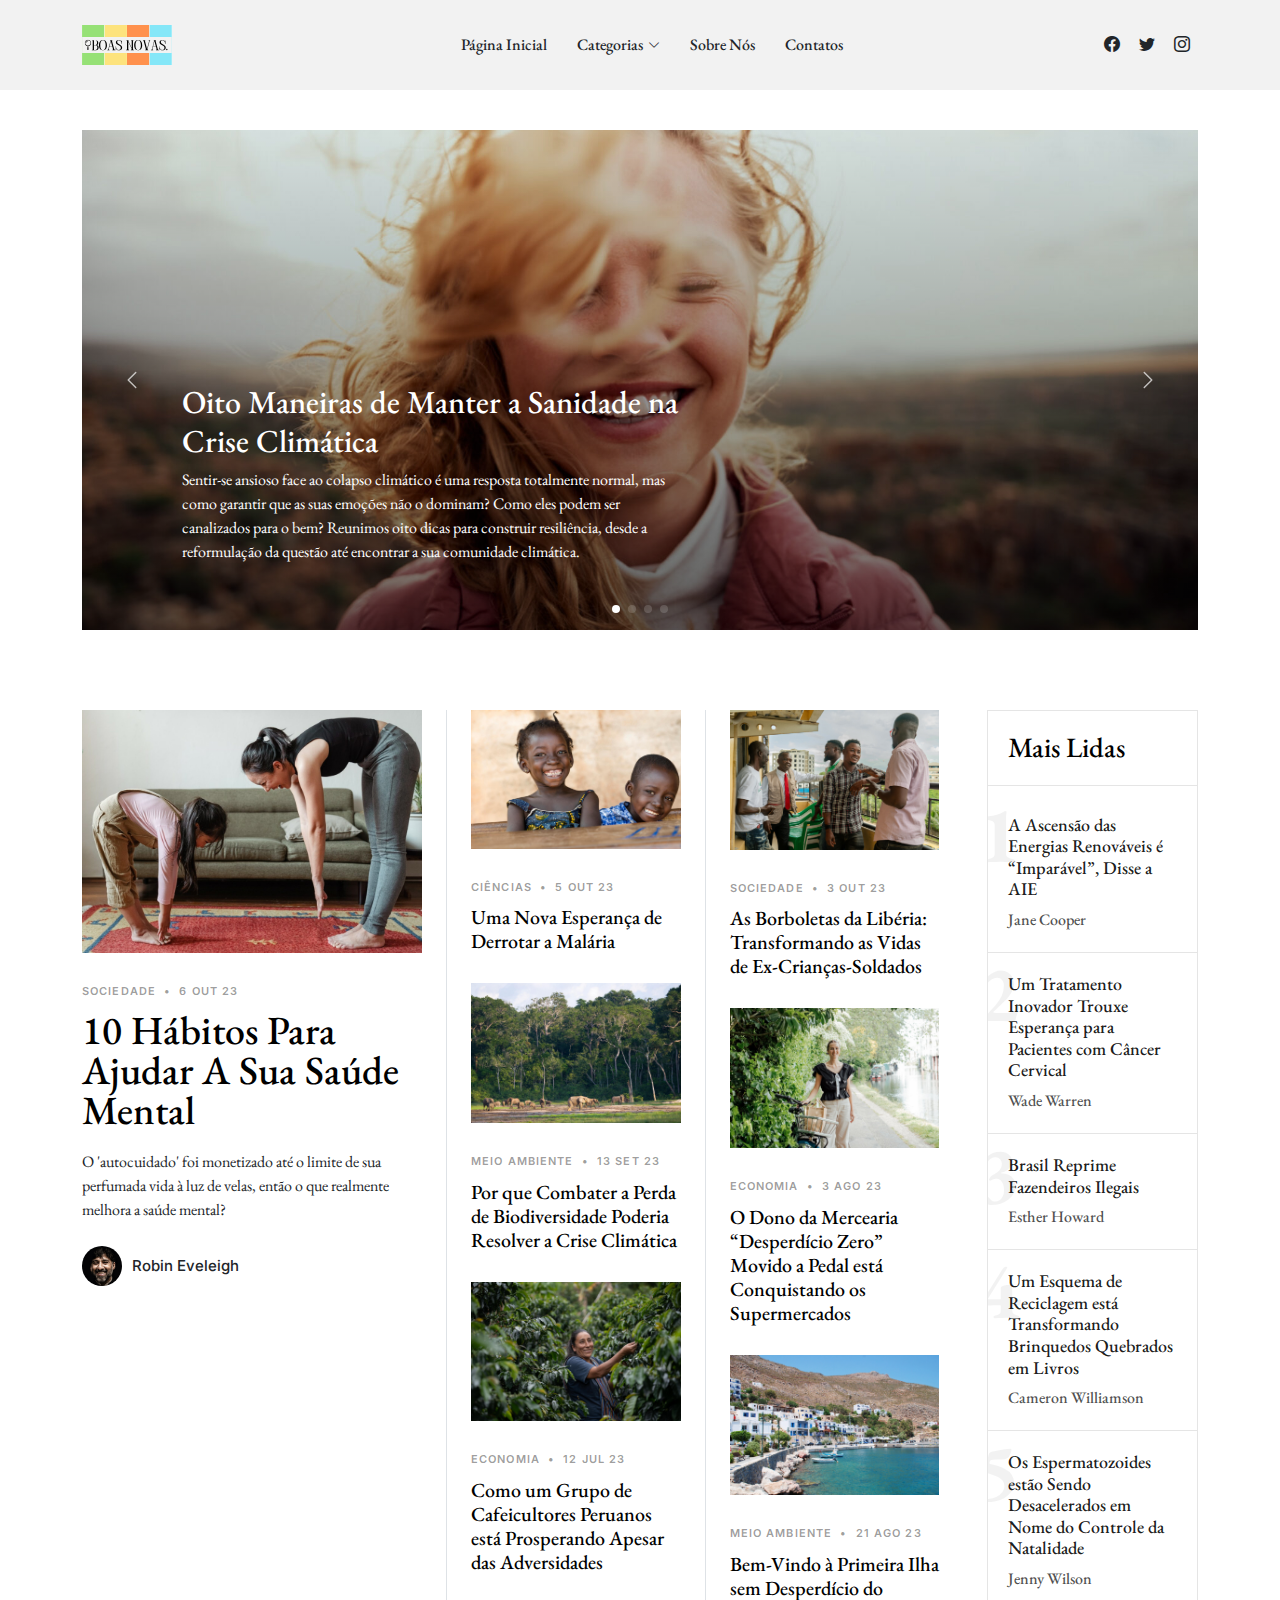
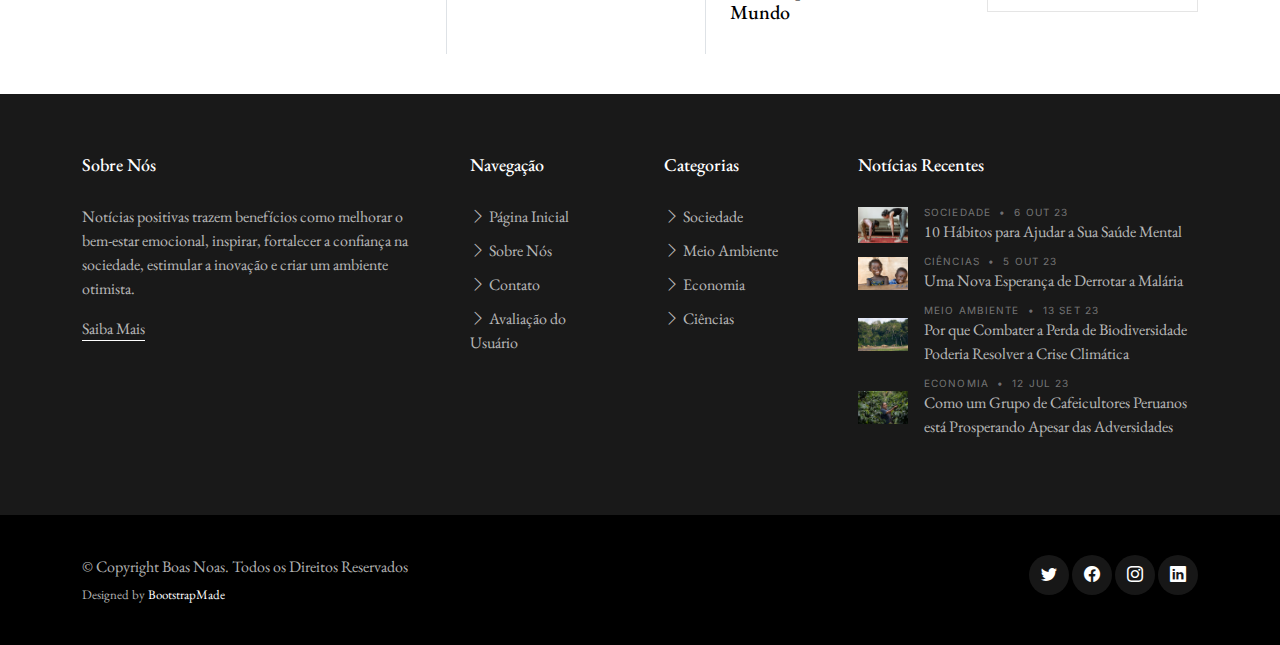
<file: index.html>
<!DOCTYPE html>
<html lang="en">

<head>
  <meta charset="utf-8">
  <meta content="width=device-width, initial-scale=1.0" name="viewport">

  <title>Boas Novas</title>
  <meta content="" name="description">
  <meta content="" name="keywords">

  <!-- Favicons -->
  <link href="assets/img/ícone - boas novas.svg" rel="icon">
  <link href="assets/img/apple-touch-icon.png" rel="apple-touch-icon">

  <!-- Google Fonts -->
  <link rel="preconnect" href="https://fonts.googleapis.com">
  <link rel="preconnect" href="https://fonts.gstatic.com" crossorigin>
  <link href="https://fonts.googleapis.com/css2?family=EB+Garamond:wght@400;500&family=Inter:wght@400;500&family=Playfair+Display:ital,wght@0,400;0,700;1,400;1,700&display=swap" rel="stylesheet">

  <!-- Vendor CSS Files -->
  <link href="assets/vendor/bootstrap/css/bootstrap.min.css" rel="stylesheet">
  <link href="assets/vendor/bootstrap-icons/bootstrap-icons.css" rel="stylesheet">
  <link href="assets/vendor/swiper/swiper-bundle.min.css" rel="stylesheet">
  <link href="assets/vendor/glightbox/css/glightbox.min.css" rel="stylesheet">
  <link href="assets/vendor/aos/aos.css" rel="stylesheet">

  <!-- Template Main CSS Files -->
  <link href="assets/css/variables.css" rel="stylesheet">
  <link href="assets/css/main.css" rel="stylesheet">

  <!-- =======================================================
  * Template Name: ZenBlog
  * Updated: Sep 18 2023 with Bootstrap v5.3.2
  * Template URL: https://bootstrapmade.com/zenblog-bootstrap-blog-template/
  * Author: BootstrapMade.com
  * License: https:///bootstrapmade.com/license/
  ======================================================== -->
</head>

<body>

  <!-- ======= Header ======= -->
  <header id="header" class="header d-flex align-items-center fixed-top">
    <div class="container-fluid container-xl d-flex align-items-center justify-content-between">

      <a href="index.html" class="logo d-flex align-items-center">
        <img src="assets/img/logo - boas novas.svg" alt="">
      </a>

      <nav id="navbar" class="navbar">
        <ul>
          <li><a href="index.html">Página Inicial</a></li>
          <li class="dropdown"><a href="#"><span>Categorias</span> <i class="bi bi-chevron-down dropdown-indicator"></i></a>
            <ul>
              <li><a href="sociedade.html">Sociedade</a></li>
              <li><a href="meioambiente.html">Meio Ambiente</a></li>
              <li><a href="economia.html">Economia</a></li>
              <li><a href="ciencias.html">Ciências</a></li>
            </ul>
          </li>

          <li><a href="about.html">Sobre Nós</a></li>
          <li><a href="contact.html">Contatos</a></li>
        </ul>
      </nav><!-- .navbar -->

      <div class="position-relative">
        <a href="https://www.facebook.com/positive.news.uk/" class="mx-2"><span class="bi-facebook"></span></a>
        <a href="https://twitter.com/PositiveNewsUK" class="mx-2"><span class="bi-twitter"></span></a>
        <a href="https://www.instagram.com/positivenewsuk/?utm_source=ig_web_button_share_sheet&igshid=OGQ5ZDc2ODk2ZA==" class="mx-2"><span class="bi-instagram"></span></a>
        <i class="bi mobile-nav-toggle bi-list"></i>
      </div>

    </div>

  </header><!-- End Header -->

  <main id="main">

    <!-- ======= Hero Slider Section ======= -->
    <section id="hero-slider" class="hero-slider">
      <div class="container-md" data-aos="fade-in">
        <div class="row">
          <div class="col-12">
            <div class="swiper sliderFeaturedPosts">
              <div class="swiper-wrapper">
                <div class="swiper-slide">
                  <a href="single-post.html" class="img-bg d-flex align-items-end" style="background-image: url('assets/img/post-slide-1.jpg');">
                    <div class="img-bg-inner">
                      <h2>Oito Maneiras de Manter a Sanidade na Crise Climática</h2>
                      <p>Sentir-se ansioso face ao colapso climático é uma resposta totalmente normal, mas como garantir que as suas emoções não o dominam? Como eles podem ser canalizados para o bem? Reunimos oito dicas para construir resiliência, desde a reformulação da questão até encontrar a sua comunidade climática.</p>
                    </div>
                  </a>
                </div>

                <div class="swiper-slide">
                  <a href="single-post.html" class="img-bg d-flex align-items-end" style="background-image: url('assets/img/post-slide-2.jpg');">
                    <div class="img-bg-inner">
                      <h2>Boom Espetacular de Energias Renováveis ​Mantém 1.5°C à Vista</h2>
                      <p>Novas descobertas revelam que, apesar de o setor energético ter emitido emissões recordes de carbono em 2022, a esperança reside na rápida implantação de tecnologias verdes.</p>
                    </div>
                  </a>
                </div>

                <div class="swiper-slide">
                  <a href="single-post.html" class="img-bg d-flex align-items-end" style="background-image: url('assets/img/post-slide-3.jpg');">
                    <div class="img-bg-inner">
                      <h2>Imagens Vencedoras dos Maiores Prêmios de Fotografia do Mundo</h2>
                      <p>Este momento quotidiano numa aldeia do sudeste asiático ganhou o prémio máximo no prémio fotográfico deste ano da empresa de impressão fotográfica Cewe. Superou mais de meio milhão de outras inscrições no maior concurso de fotografia do mundo, sobre o tema “o nosso mundo é lindo”.</p>
                    </div>
                  </a>
                </div>

                <div class="swiper-slide">
                  <a href="single-post.html" class="img-bg d-flex align-items-end" style="background-image: url('assets/img/post-slide-4.jpg');">
                    <div class="img-bg-inner">
                      <h2>Os Guerreiros Samburu Regenerando uma Região Selvagem Queniana</h2>                      </h2>
                      <p>A criação de uma reserva de vida selvagem com uma comunidade indígena numa parte do Quénia rendeu dividendos, tanto para os animais como para as pessoas</p>
                    </div>
                  </a>
                </div>
              </div>
              <div class="custom-swiper-button-next">
                <span class="bi-chevron-right"></span>
              </div>
              <div class="custom-swiper-button-prev">
                <span class="bi-chevron-left"></span>
              </div>

              <div class="swiper-pagination"></div>
            </div>
          </div>
        </div>
      </div>
    </section><!-- End Hero Slider Section -->

    <!-- ======= Post Grid Section ======= -->
    <section id="posts" class="posts">
      <div class="container" data-aos="fade-up">
        <div class="row g-5">
          <div class="col-lg-4">
            <div class="post-entry-1 lg">
              <a href="single-post.html"><img src="assets/img/post-landscape-1.jpg" alt="" class="img-fluid"></a>
              <div class="post-meta"><span class="date">Sociedade</span> <span class="mx-1">&bullet;</span> <span>6 Out 23</span></div>
              <h2><a href="single-post.html">10 Hábitos Para Ajudar A Sua Saúde Mental</a></h2>
              <p class="mb-4 d-block">O 'autocuidado' foi monetizado até o limite de sua perfumada vida à luz de velas, então o que realmente melhora a saúde mental?</p>

              <div class="d-flex align-items-center author">
                <div class="photo"><img src="assets/img/person-1.jpg" alt="" class="img-fluid"></div>
                <div class="name">
                  <h3 class="m-0 p-0">Robin Eveleigh</h3>
                </div>
              </div>
            </div>

          </div>

          <div class="col-lg-8">
            <div class="row g-5">
              <div class="col-lg-4 border-start custom-border">
                <div class="post-entry-1">
                  <a href="single-post.html"><img src="assets/img/post-landscape-2.jpg" alt="" class="img-fluid"></a>
                  <div class="post-meta"><span class="date">Ciências</span> <span class="mx-1">&bullet;</span> <span>5 Out 23</span></div>
                  <h2><a href="single-post.html">Uma Nova Esperança de Derrotar a Malária</a></h2>
                </div>
                <div class="post-entry-1">
                  <a href="single-post.html"><img src="assets/img/post-landscape-5.jpg" alt="" class="img-fluid"></a>
                  <div class="post-meta"><span class="date">Meio Ambiente</span> <span class="mx-1">&bullet;</span> <span>13 Set 23</span></div>
                  <h2><a href="single-post.html">Por que Combater a Perda de Biodiversidade Poderia Resolver a Crise Climática</a></h2>
                </div>
                <div class="post-entry-1">
                  <a href="single-post.html"><img src="assets/img/post-landscape-7.jpg" alt="" class="img-fluid"></a>
                  <div class="post-meta"><span class="date">Economia</span> <span class="mx-1">&bullet;</span> <span>12 Jul 23</span></div>
                  <h2><a href="single-post.html">Como um Grupo de Cafeicultores Peruanos está Prosperando Apesar das Adversidades</a></h2>
                </div>
              </div>
              <div class="col-lg-4 border-start custom-border">
                <div class="post-entry-1">
                  <a href="single-post.html"><img src="assets/img/post-landscape-3.jpg" alt="" class="img-fluid"></a>
                  <div class="post-meta"><span class="date">Sociedade</span> <span class="mx-1">&bullet;</span> <span>3 Out 23</span></div>
                  <h2><a href="single-post.html">As Borboletas da Libéria: Transformando as Vidas de Ex-Crianças-Soldados</a></h2>
                </div>
                <div class="post-entry-1">
                  <a href="single-post.html"><img src="assets/img/post-landscape-6.jpg" alt="" class="img-fluid"></a>
                  <div class="post-meta"><span class="date">Economia</span> <span class="mx-1">&bullet;</span> <span>3 Ago 23</span></div>
                  <h2><a href="single-post.html">O Dono da Mercearia “Desperdício Zero” Movido a Pedal está Conquistando os Supermercados</a></h2>
                </div>
                <div class="post-entry-1">
                  <a href="single-post.html"><img src="assets/img/post-landscape-8.jpg" alt="" class="img-fluid"></a>
                  <div class="post-meta"><span class="date">Meio Ambiente</span> <span class="mx-1">&bullet;</span> <span>21 Ago 23</span></div>
                  <h2><a href="single-post.html">Bem-Vindo à Primeira Ilha sem Desperdício do Mundo</a></h2>
                </div>
              </div>

              <!-- Trending Section -->
              <div class="col-lg-4">

                <div class="trending">
                  <h3>Mais Lidas</h3>
                  <ul class="trending-post">
                    <li>
                      <a href="single-post.html">
                        <span class="number">1</span>
                        <h3>A Ascensão das Energias Renováveis ​​é “Imparável”, Disse a AIE</h3>
                        <span class="author">Jane Cooper</span>
                      </a>
                    </li>
                    <li>
                      <a href="single-post.html">
                        <span class="number">2</span>
                        <h3>Um Tratamento Inovador Trouxe Esperança para Pacientes com Câncer Cervical</h3>
                        <span class="author">Wade Warren</span>
                      </a>
                    </li>
                    <li>
                      <a href="single-post.html">
                        <span class="number">3</span>
                        <h3>Brasil Reprime Fazendeiros Ilegais</h3>
                        <span class="author">Esther Howard</span>
                      </a>
                    </li>
                    <li>
                      <a href="single-post.html">
                        <span class="number">4</span>
                        <h3>Um Esquema de Reciclagem está Transformando Brinquedos Quebrados em Livros</h3>
                        <span class="author">Cameron Williamson</span>
                      </a>
                    </li>
                    <li>
                      <a href="single-post.html">
                        <span class="number">5</span>
                        <h3>Os Espermatozoides estão Sendo Desacelerados em Nome do Controle da Natalidade</h3>
                        <span class="author">Jenny Wilson</span>
                      </a>
                    </li>
                  </ul>
                </div>

              </div> <!-- End Trending Section -->
            </div>
          </div>

        </div> <!-- End .row -->
      </div>
    </section> <!-- End Post Grid Section -->

  </main><!-- End #main -->

  <!-- ======= Footer ======= -->
  <footer id="footer" class="footer">

    <div class="footer-content">
      <div class="container">

        <div class="row g-5">
          <div class="col-lg-4">
            <h3 class="footer-heading">Sobre Nós</h3>
            <p>Notícias positivas trazem benefícios como melhorar o bem-estar emocional, inspirar, fortalecer a confiança na sociedade, estimular a inovação e criar um ambiente otimista.</p>
            <p><a href="about.html" class="footer-link-more">Saiba Mais</a></p>
          </div>
          <div class="col-6 col-lg-2">
            <h3 class="footer-heading">Navegação</h3>
            <ul class="footer-links list-unstyled">
              <li><a href="index.html"><i class="bi bi-chevron-right"></i> Página Inicial</a></li>
              <li><a href="about.html"><i class="bi bi-chevron-right"></i> Sobre Nós</a></li>
              <li><a href="contact.html"><i class="bi bi-chevron-right"></i> Contato</a></li>
              <li><a href="avaliacao.html"><i class="bi bi-chevron-right"></i> Avaliação do Usuário</a></li>
            </ul>
          </div>
          <div class="col-6 col-lg-2">
            <h3 class="footer-heading">Categorias</h3>
            <ul class="footer-links list-unstyled">
              <li><a href="sociedade.html"><i class="bi bi-chevron-right"></i> Sociedade </a></li>
              <li><a href="meioambiente.html"><i class="bi bi-chevron-right"></i> Meio Ambiente </a></li>
              <li><a href="economia.html"><i class="bi bi-chevron-right"></i> Economia </a></li>
              <li><a href="ciencias.html"><i class="bi bi-chevron-right"></i> Ciências </a></li>

            </ul>
          </div>

          <div class="col-lg-4">
            <h3 class="footer-heading">Notícias Recentes</h3>

            <ul class="footer-links footer-blog-entry list-unstyled">
              <li>
                <a href="single-post.html" class="d-flex align-items-center">
                  <img src="assets/img/post-landscape-1.jpg" alt="" class="img-fluid me-3">
                  <div>
                    <div class="post-meta d-block"><span class="date">Sociedade</span> <span class="mx-1">&bullet;</span> <span>6 OUT 23</span></div>
                    <span>10 Hábitos para Ajudar a Sua Saúde Mental</span>
                  </div>
                </a>
              </li>

              <li>
                <a href="single-post.html" class="d-flex align-items-center">
                  <img src="assets/img/post-landscape-2.jpg" alt="" class="img-fluid me-3">
                  <div>
                    <div class="post-meta d-block"><span class="date">Ciências</span> <span class="mx-1">&bullet;</span> <span>5 OUT 23</span></div>
                    <span>Uma Nova Esperança de Derrotar a Malária</span>
                  </div>
                </a>
              </li>

              <li>
                <a href="single-post.html" class="d-flex align-items-center">
                  <img src="assets/img/post-landscape-5.jpg" alt="" class="img-fluid me-3">
                  <div>
                    <div class="post-meta d-block"><span class="date">Meio Ambiente</span> <span class="mx-1">&bullet;</span> <span>13 SET 23</span></div>
                    <span>Por que Combater a Perda de Biodiversidade Poderia Resolver a Crise Climática</span>
                  </div>
                </a>
              </li>

              <li>
                <a href="single-post.html" class="d-flex align-items-center">
                  <img src="assets/img/post-landscape-7.jpg" alt="" class="img-fluid me-3">
                  <div>
                    <div class="post-meta d-block"><span class="date">Economia</span> <span class="mx-1">&bullet;</span> <span>12 JUL 23</span></div>
                    <span>Como um Grupo de Cafeicultores Peruanos está Prosperando Apesar das Adversidades</span>
                  </div>
                </a>
              </li>

            </ul>

          </div>
        </div>
      </div>
    </div>

    <div class="footer-legal">
      <div class="container">

        <div class="row justify-content-between">
          <div class="col-md-6 text-center text-md-start mb-3 mb-md-0">
            <div class="copyright">
              © Copyright <strong><span>Boas Noas</span></strong>. Todos os Direitos Reservados
            </div>

            <div class="credits">
              <!-- All the links in the footer should remain intact. -->
              <!-- You can delete the links only if you purchased the pro version. -->
              <!-- Licensing information: https://bootstrapmade.com/license/ -->
              <!-- Purchase the pro version with working PHP/AJAX contact form: https://bootstrapmade.com/herobiz-bootstrap-business-template/ -->
              Designed by <a href="https://bootstrapmade.com/">BootstrapMade</a>
            </div>

          </div>

          <div class="col-md-6">
            <div class="social-links mb-3 mb-lg-0 text-center text-md-end">
              <a href="https://twitter.com/PositiveNewsUK" class="twitter"><i class="bi bi-twitter"></i></a>
              <a href="https://www.facebook.com/positive.news.uk/" class="facebook"><i class="bi bi-facebook"></i></a>
              <a href="https://www.instagram.com/positivenewsuk/" class="instagram"><i class="bi bi-instagram"></i></a>
              <a href="https://www.linkedin.com/company/positivenews" class="linkedin"><i class="bi bi-linkedin"></i></a>
            </div>

          </div>

        </div>

      </div>
    </div>

  </footer>

  <a href="#" class="scroll-top d-flex align-items-center justify-content-center"><i class="bi bi-arrow-up-short"></i></a>

  <!-- Vendor JS Files -->
  <script src="assets/vendor/bootstrap/js/bootstrap.bundle.min.js"></script>
  <script src="assets/vendor/swiper/swiper-bundle.min.js"></script>
  <script src="assets/vendor/glightbox/js/glightbox.min.js"></script>
  <script src="assets/vendor/aos/aos.js"></script>

  <!-- Template Main JS File -->
  <script src="assets/js/main.js"></script>

</body>

</html>
</file>
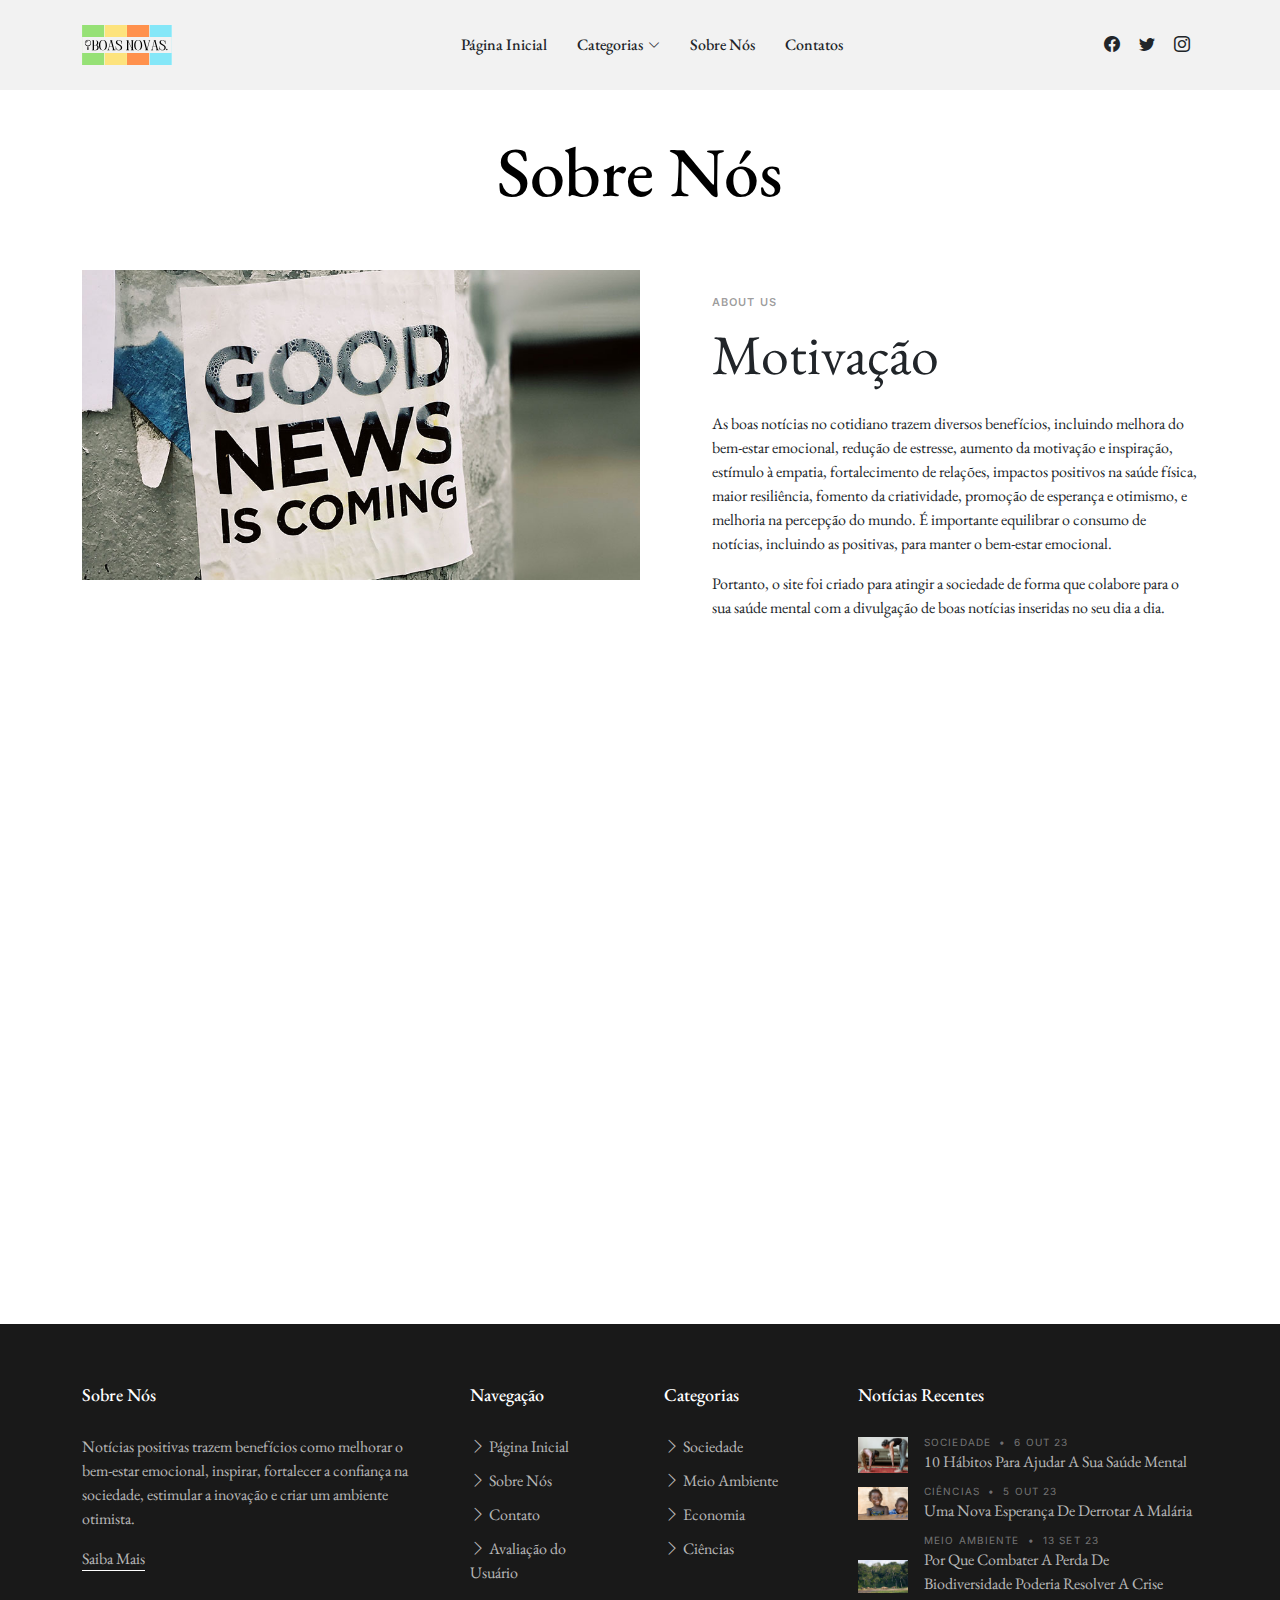
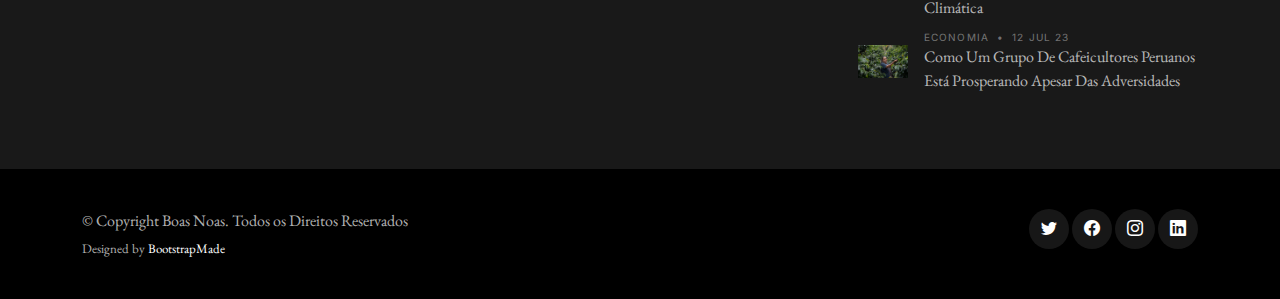
<file: about.html>
<!DOCTYPE html>
<html lang="en">

<head>
  <meta charset="utf-8">
  <meta content="width=device-width, initial-scale=1.0" name="viewport">

  <title>Boas Novas</title>
  <meta content="" name="description">
  <meta content="" name="keywords">

  <!-- Favicons -->
  <link href="assets/img/ícone - boas novas.svg" rel="icon">
  <link href="assets/img/apple-touch-icon.png" rel="apple-touch-icon">

  <!-- Google Fonts -->
  <link rel="preconnect" href="https://fonts.googleapis.com">
  <link rel="preconnect" href="https://fonts.gstatic.com" crossorigin>
  <link href="https://fonts.googleapis.com/css2?family=EB+Garamond:wght@400;500&family=Inter:wght@400;500&family=Playfair+Display:ital,wght@0,400;0,700;1,400;1,700&display=swap" rel="stylesheet">

  <!-- Vendor CSS Files -->
  <link href="assets/vendor/bootstrap/css/bootstrap.min.css" rel="stylesheet">
  <link href="assets/vendor/bootstrap-icons/bootstrap-icons.css" rel="stylesheet">
  <link href="assets/vendor/swiper/swiper-bundle.min.css" rel="stylesheet">
  <link href="assets/vendor/glightbox/css/glightbox.min.css" rel="stylesheet">
  <link href="assets/vendor/aos/aos.css" rel="stylesheet">

  <!-- Template Main CSS Files -->
  <link href="assets/css/variables.css" rel="stylesheet">
  <link href="assets/css/main.css" rel="stylesheet">

  <!-- =======================================================
  * Template Name: ZenBlog
  * Updated: Sep 18 2023 with Bootstrap v5.3.2
  * Template URL: https://bootstrapmade.com/zenblog-bootstrap-blog-template/
  * Author: BootstrapMade.com
  * License: https:///bootstrapmade.com/license/
  ======================================================== -->
</head>

<body>

  <!-- ======= Header ======= -->
  <header id="header" class="header d-flex align-items-center fixed-top">
    <div class="container-fluid container-xl d-flex align-items-center justify-content-between">

      <a href="index.html" class="logo d-flex align-items-center">
        <img src="assets/img/logo - boas novas.svg" alt="">
      </a>

      <nav id="navbar" class="navbar">
        <ul>
          <li><a href="index.html">Página Inicial</a></li>
          <li class="dropdown"><a href="#"><span>Categorias</span> <i class="bi bi-chevron-down dropdown-indicator"></i></a>
            <ul>
              <li><a href="sociedade.html">Sociedade</a></li>
              <li><a href="meioambiente.html">Meio Ambiente</a></li>
              <li><a href="economia.html">Economia</a></li>
              <li><a href="ciencias.html">Ciências</a></li>
            </ul>
          </li>

          <li><a href="about.html">Sobre Nós</a></li>
          <li><a href="contact.html">Contatos</a></li>
        </ul>
      </nav><!-- .navbar -->

      <div class="position-relative">
        <a href="https://www.facebook.com/positive.news.uk/" class="mx-2"><span class="bi-facebook"></span></a>
        <a href="https://twitter.com/PositiveNewsUK" class="mx-2"><span class="bi-twitter"></span></a>
        <a href="https://www.instagram.com/positivenewsuk/?utm_source=ig_web_button_share_sheet&igshid=OGQ5ZDc2ODk2ZA==" class="mx-2"><span class="bi-instagram"></span></a>
        <i class="bi mobile-nav-toggle bi-list"></i>
      </div>

    </div>

  </header><!-- End Header --><!-- End Header -->

  <main id="main">
    <section>
      <div class="container" data-aos="fade-up">
        <div class="row">
          <div class="col-lg-12 text-center mb-5">
            <h1 class="page-title">Sobre Nós</h1>
          </div>
        </div>

        <div class="row mb-5">

          <div class="d-md-flex post-entry-2 half">
            <a href="#" class="me-4 thumbnail">
              <img src="assets/img/sobre nos.jpg" alt="" class="img-fluid">
            </a>
            <div class="ps-md-5 mt-4 mt-md-0">
              <div class="post-meta mt-4">About us</div>
              <h2 class="mb-4 display-4">Motivação</h2>

              <p>As boas notícias no cotidiano trazem diversos benefícios, incluindo melhora do bem-estar emocional, redução de estresse, aumento da motivação e inspiração, estímulo à empatia, fortalecimento de relações, impactos positivos na saúde física, maior resiliência, fomento da criatividade, promoção de esperança e otimismo, e melhoria na percepção do mundo. É importante equilibrar o consumo de notícias, incluindo as positivas, para manter o bem-estar emocional.</p>
              <p>Portanto, o site foi criado para atingir a sociedade de forma que colabore para o sua saúde mental com a divulgação de boas notícias inseridas no seu dia a dia.</p>
            </div>
          </div>

        </div>

      </div>
    </section>

    <section>
      <div class="container" data-aos="fade-up">
        <div class="row">
          <div class="col-12 text-center mb-5">
            <div class="row justify-content-center">
              <div class="col-lg-6">
                <h2 class="display-4">Desenvolvedores</h2>
                <p>Nosso site foi idealizado e desenvolvido por um grupo de alunos do 4° ano de Informática</p>
              </div>
            </div>
          </div>
          <div class="col-lg-4 text-center mb-5">
            <img src="assets/img/person-1.jpg" alt="" class="img-fluid rounded-circle w-50 mb-4">
            <h4>Carlos Sergio</h4>
            <span class="d-block mb-3 text-uppercase">Founder &amp; CEO</span>
          </div>
          <div class="col-lg-4 text-center mb-5">
            <img src="assets/img/person-3.jpg" alt="" class="img-fluid rounded-circle w-50 mb-4">
            <h4>Maria Luiza</h4>
            <span class="d-block mb-3 text-uppercase">Founder, VP</span>
          </div>
          <div class="col-lg-4 text-center mb-5">
            <img src="assets/img/person-2.jpg" alt="" class="img-fluid rounded-circle w-50 mb-4">
            <h4>Pedro Vitor</h4>
            <span class="d-block mb-3 text-uppercase">Editor Staff</span>
          </div>
        </div>
      </div>
    </section>

  </main><!-- End #main -->

  <!-- ======= Footer ======= -->
  <footer id="footer" class="footer">

    <div class="footer-content">
      <div class="container">

        <div class="row g-5">
          <div class="col-lg-4">
            <h3 class="footer-heading">Sobre Nós</h3>
            <p>Notícias positivas trazem benefícios como melhorar o bem-estar emocional, inspirar, fortalecer a confiança na sociedade, estimular a inovação e criar um ambiente otimista.</p>
            <p><a href="about.html" class="footer-link-more">Saiba Mais</a></p>
          </div>
          <div class="col-6 col-lg-2">
            <h3 class="footer-heading">Navegação</h3>
            <ul class="footer-links list-unstyled">
              <li><a href="index.html"><i class="bi bi-chevron-right"></i> Página Inicial</a></li>
              <li><a href="about.html"><i class="bi bi-chevron-right"></i> Sobre Nós</a></li>
              <li><a href="contact.html"><i class="bi bi-chevron-right"></i> Contato</a></li>
              <li><a href="avaliacao.html"><i class="bi bi-chevron-right"></i> Avaliação do Usuário</a></li>
            </ul>
          </div>
          <div class="col-6 col-lg-2">
            <h3 class="footer-heading">Categorias</h3>
            <ul class="footer-links list-unstyled">
              <li><a href="sociedade.html"><i class="bi bi-chevron-right"></i> Sociedade </a></li>
              <li><a href="meioambiente.html"><i class="bi bi-chevron-right"></i> Meio Ambiente </a></li>
              <li><a href="economia.html"><i class="bi bi-chevron-right"></i> Economia </a></li>
              <li><a href="ciencias.html"><i class="bi bi-chevron-right"></i> Ciências </a></li>

            </ul>
          </div>

          <div class="col-lg-4">
            <h3 class="footer-heading">Notícias Recentes</h3>

            <ul class="footer-links footer-blog-entry list-unstyled">
              <li>
                <a href="single-post.html" class="d-flex align-items-center">
                  <img src="assets/img/post-landscape-1.jpg" alt="" class="img-fluid me-3">
                  <div>
                    <div class="post-meta d-block"><span class="date">Sociedade</span> <span class="mx-1">&bullet;</span> <span>6 OUT 23</span></div>
                    <span>10 Hábitos Para Ajudar A Sua Saúde Mental</span>
                  </div>
                </a>
              </li>

              <li>
                <a href="single-post.html" class="d-flex align-items-center">
                  <img src="assets/img/post-landscape-2.jpg" alt="" class="img-fluid me-3">
                  <div>
                    <div class="post-meta d-block"><span class="date">Ciências</span> <span class="mx-1">&bullet;</span> <span>5 OUT 23</span></div>
                    <span>Uma Nova Esperança De Derrotar A Malária</span>
                  </div>
                </a>
              </li>

              <li>
                <a href="single-post.html" class="d-flex align-items-center">
                  <img src="assets/img/post-landscape-5.jpg" alt="" class="img-fluid me-3">
                  <div>
                    <div class="post-meta d-block"><span class="date">Meio Ambiente</span> <span class="mx-1">&bullet;</span> <span>13 SET 23</span></div>
                    <span>Por Que Combater A Perda De Biodiversidade Poderia Resolver A Crise Climática</span>
                  </div>
                </a>
              </li>

              <li>
                <a href="single-post.html" class="d-flex align-items-center">
                  <img src="assets/img/post-landscape-7.jpg" alt="" class="img-fluid me-3">
                  <div>
                    <div class="post-meta d-block"><span class="date">Economia</span> <span class="mx-1">&bullet;</span> <span>12 JUL 23</span></div>
                    <span>Como Um Grupo De Cafeicultores Peruanos Está Prosperando Apesar Das Adversidades</span>
                  </div>
                </a>
              </li>

            </ul>

          </div>
        </div>
      </div>
    </div>

    <div class="footer-legal">
      <div class="container">

        <div class="row justify-content-between">
          <div class="col-md-6 text-center text-md-start mb-3 mb-md-0">
            <div class="copyright">
              © Copyright <strong><span>Boas Noas</span></strong>. Todos os Direitos Reservados
            </div>

            <div class="credits">
              <!-- All the links in the footer should remain intact. -->
              <!-- You can delete the links only if you purchased the pro version. -->
              <!-- Licensing information: https://bootstrapmade.com/license/ -->
              <!-- Purchase the pro version with working PHP/AJAX contact form: https://bootstrapmade.com/herobiz-bootstrap-business-template/ -->
              Designed by <a href="https://bootstrapmade.com/">BootstrapMade</a>
            </div>

          </div>

          <div class="col-md-6">
            <div class="social-links mb-3 mb-lg-0 text-center text-md-end">
              <a href="https://twitter.com/PositiveNewsUK" class="twitter"><i class="bi bi-twitter"></i></a>
              <a href="https://www.facebook.com/positive.news.uk/" class="facebook"><i class="bi bi-facebook"></i></a>
              <a href="https://www.instagram.com/positivenewsuk/" class="instagram"><i class="bi bi-instagram"></i></a>
              <a href="https://www.linkedin.com/company/positivenews" class="linkedin"><i class="bi bi-linkedin"></i></a>
            </div>

          </div>

        </div>

      </div>
    </div>

  </footer>

  <a href="#" class="scroll-top d-flex align-items-center justify-content-center"><i class="bi bi-arrow-up-short"></i></a>

  <!-- Vendor JS Files -->
  <script src="assets/vendor/bootstrap/js/bootstrap.bundle.min.js"></script>
  <script src="assets/vendor/swiper/swiper-bundle.min.js"></script>
  <script src="assets/vendor/glightbox/js/glightbox.min.js"></script>
  <script src="assets/vendor/aos/aos.js"></script>

  <!-- Template Main JS File -->
  <script src="assets/js/main.js"></script>

</body>

</html>
</file>
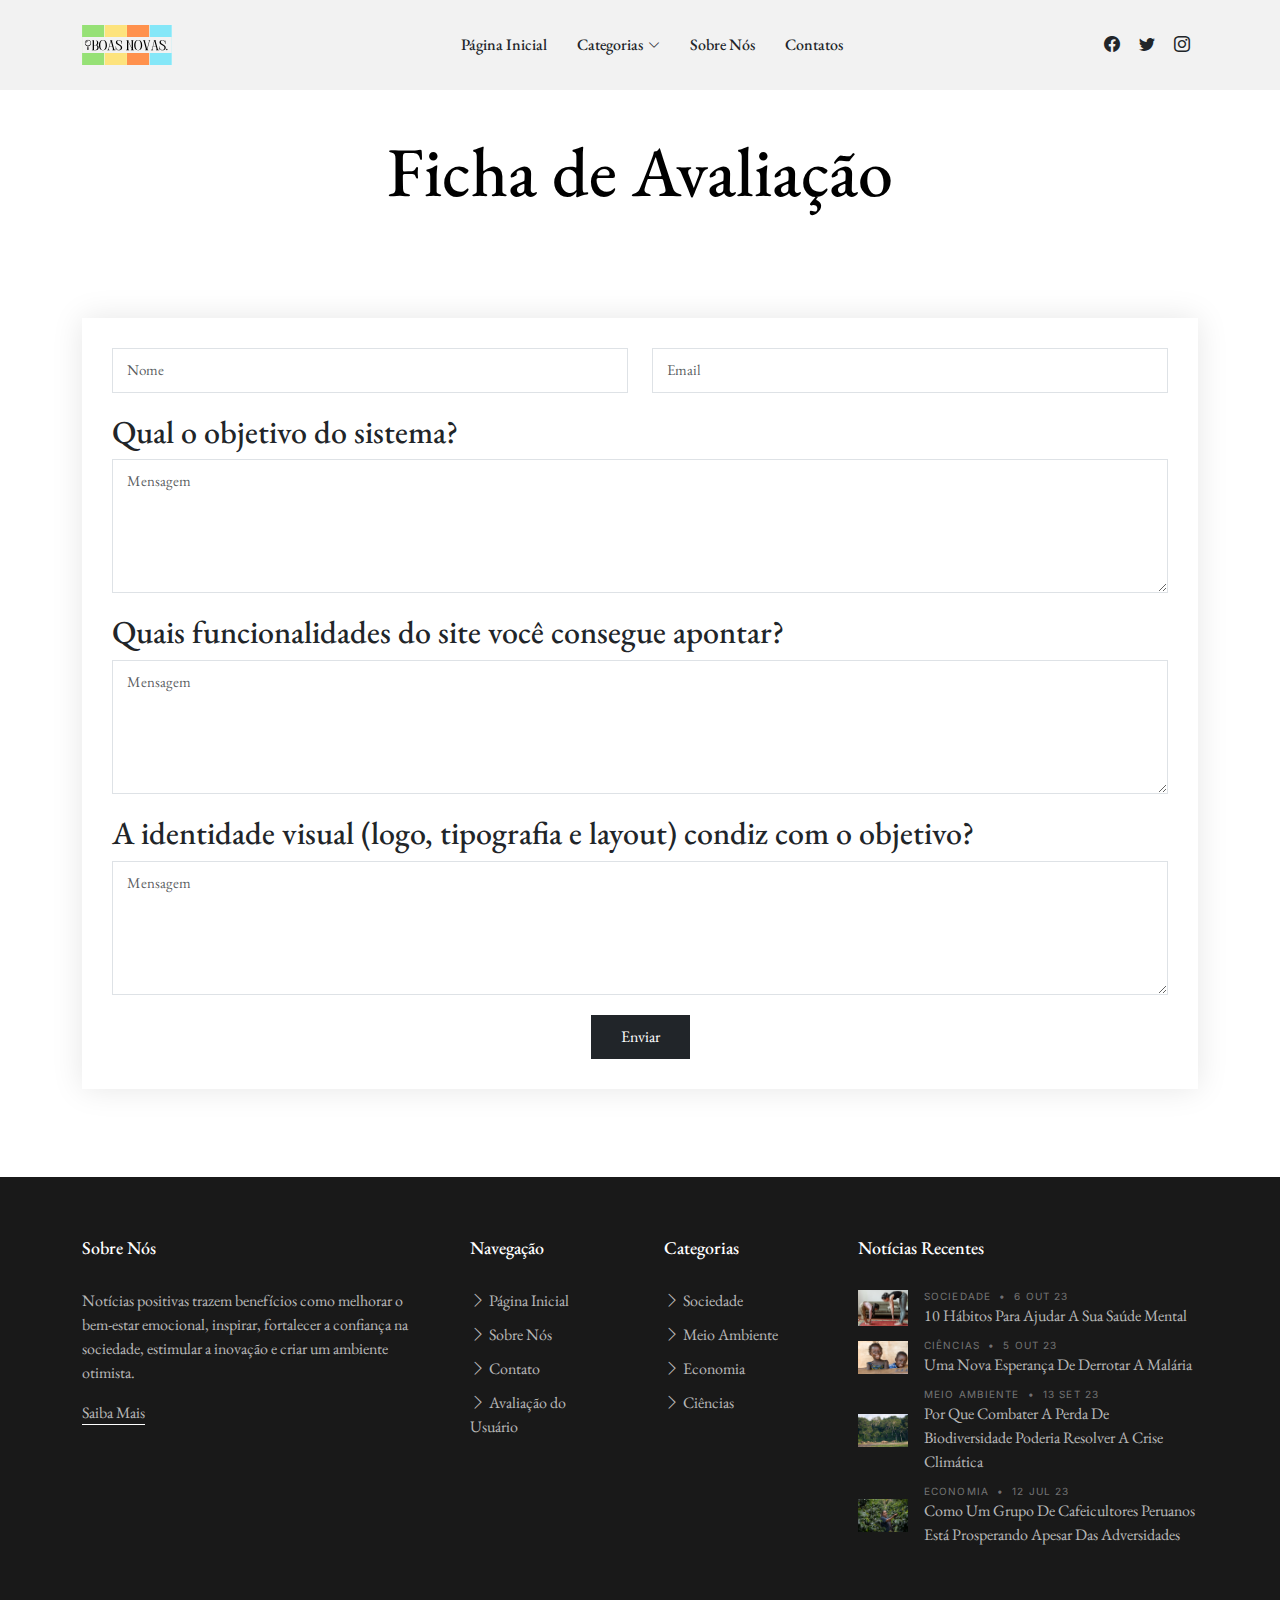
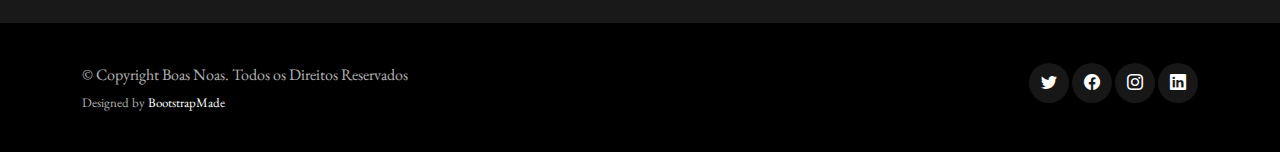
<file: avaliacao.html>
<!DOCTYPE html>
<html lang="en">

<head>
  <meta charset="utf-8">
  <meta content="width=device-width, initial-scale=1.0" name="viewport">

  <title>Boas Novas</title>
  <meta content="" name="description">
  <meta content="" name="keywords">

  <!-- Favicons -->
  <link href="assets/img/ícone - boas novas.svg" rel="icon">
  <link href="assets/img/apple-touch-icon.png" rel="apple-touch-icon">

  <!-- Google Fonts -->
  <link rel="preconnect" href="https://fonts.googleapis.com">
  <link rel="preconnect" href="https://fonts.gstatic.com" crossorigin>
  <link href="https://fonts.googleapis.com/css2?family=EB+Garamond:wght@400;500&family=Inter:wght@400;500&family=Playfair+Display:ital,wght@0,400;0,700;1,400;1,700&display=swap" rel="stylesheet">

  <!-- Vendor CSS Files -->
  <link href="assets/vendor/bootstrap/css/bootstrap.min.css" rel="stylesheet">
  <link href="assets/vendor/bootstrap-icons/bootstrap-icons.css" rel="stylesheet">
  <link href="assets/vendor/swiper/swiper-bundle.min.css" rel="stylesheet">
  <link href="assets/vendor/glightbox/css/glightbox.min.css" rel="stylesheet">
  <link href="assets/vendor/aos/aos.css" rel="stylesheet">

  <!-- Template Main CSS Files -->
  <link href="assets/css/variables.css" rel="stylesheet">
  <link href="assets/css/main.css" rel="stylesheet">

  <!-- =======================================================
  * Template Name: ZenBlog
  * Updated: Sep 18 2023 with Bootstrap v5.3.2
  * Template URL: https://bootstrapmade.com/zenblog-bootstrap-blog-template/
  * Author: BootstrapMade.com
  * License: https:///bootstrapmade.com/license/
  ======================================================== -->
</head>

<body>

  <!-- ======= Header ======= -->
  <header id="header" class="header d-flex align-items-center fixed-top">
    <div class="container-fluid container-xl d-flex align-items-center justify-content-between">

      <a href="index.html" class="logo d-flex align-items-center">
        <img src="assets/img/logo - boas novas.svg" alt="">
      </a>

      <nav id="navbar" class="navbar">
        <ul>
          <li><a href="index.html">Página Inicial</a></li>
          <li class="dropdown"><a href="#"><span>Categorias</span> <i class="bi bi-chevron-down dropdown-indicator"></i></a>
            <ul>
              <li><a href="sociedade.html">Sociedade</a></li>
              <li><a href="meioambiente.html">Meio Ambiente</a></li>
              <li><a href="economia.html">Economia</a></li>
              <li><a href="ciencias.html">Ciências</a></li>
            </ul>
          </li>

          <li><a href="about.html">Sobre Nós</a></li>
          <li><a href="contact.html">Contatos</a></li>
        </ul>
      </nav><!-- .navbar -->

      <div class="position-relative">
        <a href="https://www.facebook.com/positive.news.uk/" class="mx-2"><span class="bi-facebook"></span></a>
        <a href="https://twitter.com/PositiveNewsUK" class="mx-2"><span class="bi-twitter"></span></a>
        <a href="https://www.instagram.com/positivenewsuk/?utm_source=ig_web_button_share_sheet&igshid=OGQ5ZDc2ODk2ZA==" class="mx-2"><span class="bi-instagram"></span></a>
        <i class="bi mobile-nav-toggle bi-list"></i>
      </div>

    </div>

  </header><!-- End Header -->
  
  <main id="main">
    <section id="contact" class="contact mb-5">
      <div class="container" data-aos="fade-up">

        <div class="row">
          <div class="col-lg-12 text-center mb-5">
            <h1 class="page-title">Ficha de Avaliação</h1>
          </div>
        </div>

        <div class="form mt-5">
          <form id="myForm" action="process_form.php" method="post" role="form" class="php-email-form">
            <div class="row">
              <div class="form-group col-md-6">
                <input type="text" name="name" class="form-control" id="name" placeholder="Nome" autocomplete="on" required>
              </div>
              <div class="form-group col-md-6">
                <input type="email" class="form-control" name="email" id="email" placeholder="Email" autocomplete="on" required>
              </div>
            </div>
            <div class="form-group">
              <h2 class="mb-2">Qual o objetivo do sistema?</h2>
              <textarea class="form-control" name="objetivo" id="objetivo" rows="5" placeholder="Mensagem" required></textarea>
            </div>
            <div class="form-group">
              <h2 class="mb-2">Quais funcionalidades do site você consegue apontar?</h2>
              <textarea class="form-control" name="funcionalidade" id="funcionalidade" rows="5" placeholder="Mensagem" required></textarea>
            </div>
            <div class="form-group">
              <h2 class="mb-2">A identidade visual (logo, tipografia e layout) condiz com o objetivo?</h2>
              <textarea class="form-control" name="visual" id="visual" rows="5" placeholder="Mensagem" required></textarea>
            </div>
            <div class="my-3">
              <div class="alert collapse alert-success" id="collapseExample">Sua mensagem foi enviada. Obrigado!</div>
            </div>
            <div class="text-center"><button data-bs-toggle="collapse"  href="#collapseExample" type="submit">Enviar</button></div>
          </form>
        </div><!-- End Contact Form -->

      </div>
    </section>

  </main><!-- End #main -->

  <!-- ======= Footer ======= -->
  <footer id="footer" class="footer">

    <div class="footer-content">
      <div class="container">

        <div class="row g-5">
          <div class="col-lg-4">
            <h3 class="footer-heading">Sobre Nós</h3>
            <p>Notícias positivas trazem benefícios como melhorar o bem-estar emocional, inspirar, fortalecer a confiança na sociedade, estimular a inovação e criar um ambiente otimista.</p>
            <p><a href="about.html" class="footer-link-more">Saiba Mais</a></p>
          </div>
          <div class="col-6 col-lg-2">
            <h3 class="footer-heading">Navegação</h3>
            <ul class="footer-links list-unstyled">
              <li><a href="index.html"><i class="bi bi-chevron-right"></i> Página Inicial</a></li>
              <li><a href="about.html"><i class="bi bi-chevron-right"></i> Sobre Nós</a></li>
              <li><a href="contact.html"><i class="bi bi-chevron-right"></i> Contato</a></li>
              <li><a href="avaliacao.html"><i class="bi bi-chevron-right"></i> Avaliação do Usuário</a></li>
            </ul>
          </div>
          <div class="col-6 col-lg-2">
            <h3 class="footer-heading">Categorias</h3>
            <ul class="footer-links list-unstyled">
              <li><a href="sociedade.html"><i class="bi bi-chevron-right"></i> Sociedade </a></li>
              <li><a href="meioambiente.html"><i class="bi bi-chevron-right"></i> Meio Ambiente </a></li>
              <li><a href="economia.html"><i class="bi bi-chevron-right"></i> Economia </a></li>
              <li><a href="ciencias.html"><i class="bi bi-chevron-right"></i> Ciências </a></li>

            </ul>
          </div>

          <div class="col-lg-4">
            <h3 class="footer-heading">Notícias Recentes</h3>

            <ul class="footer-links footer-blog-entry list-unstyled">
              <li>
                <a href="single-post.html" class="d-flex align-items-center">
                  <img src="assets/img/post-landscape-1.jpg" alt="" class="img-fluid me-3">
                  <div>
                    <div class="post-meta d-block"><span class="date">Sociedade</span> <span class="mx-1">&bullet;</span> <span>6 OUT 23</span></div>
                    <span>10 Hábitos Para Ajudar A Sua Saúde Mental</span>
                  </div>
                </a>
              </li>

              <li>
                <a href="single-post.html" class="d-flex align-items-center">
                  <img src="assets/img/post-landscape-2.jpg" alt="" class="img-fluid me-3">
                  <div>
                    <div class="post-meta d-block"><span class="date">Ciências</span> <span class="mx-1">&bullet;</span> <span>5 OUT 23</span></div>
                    <span>Uma Nova Esperança De Derrotar A Malária</span>
                  </div>
                </a>
              </li>

              <li>
                <a href="single-post.html" class="d-flex align-items-center">
                  <img src="assets/img/post-landscape-5.jpg" alt="" class="img-fluid me-3">
                  <div>
                    <div class="post-meta d-block"><span class="date">Meio Ambiente</span> <span class="mx-1">&bullet;</span> <span>13 SET 23</span></div>
                    <span>Por Que Combater A Perda De Biodiversidade Poderia Resolver A Crise Climática</span>
                  </div>
                </a>
              </li>

              <li>
                <a href="single-post.html" class="d-flex align-items-center">
                  <img src="assets/img/post-landscape-7.jpg" alt="" class="img-fluid me-3">
                  <div>
                    <div class="post-meta d-block"><span class="date">Economia</span> <span class="mx-1">&bullet;</span> <span>12 JUL 23</span></div>
                    <span>Como Um Grupo De Cafeicultores Peruanos Está Prosperando Apesar Das Adversidades</span>
                  </div>
                </a>
              </li>

            </ul>

          </div>
        </div>
      </div>
    </div>

    <div class="footer-legal">
      <div class="container">

        <div class="row justify-content-between">
          <div class="col-md-6 text-center text-md-start mb-3 mb-md-0">
            <div class="copyright">
              © Copyright <strong><span>Boas Noas</span></strong>. Todos os Direitos Reservados
            </div>

            <div class="credits">
              <!-- All the links in the footer should remain intact. -->
              <!-- You can delete the links only if you purchased the pro version. -->
              <!-- Licensing information: https://bootstrapmade.com/license/ -->
              <!-- Purchase the pro version with working PHP/AJAX contact form: https://bootstrapmade.com/herobiz-bootstrap-business-template/ -->
              Designed by <a href="https://bootstrapmade.com/">BootstrapMade</a>
            </div>

          </div>

          <div class="col-md-6">
            <div class="social-links mb-3 mb-lg-0 text-center text-md-end">
              <a href="https://twitter.com/PositiveNewsUK" class="twitter"><i class="bi bi-twitter"></i></a>
              <a href="https://www.facebook.com/positive.news.uk/" class="facebook"><i class="bi bi-facebook"></i></a>
              <a href="https://www.instagram.com/positivenewsuk/" class="instagram"><i class="bi bi-instagram"></i></a>
              <a href="https://www.linkedin.com/company/positivenews" class="linkedin"><i class="bi bi-linkedin"></i></a>
            </div>

          </div>

        </div>

      </div>
    </div>

  </footer>

  <a href="#" class="scroll-top d-flex align-items-center justify-content-center"><i class="bi bi-arrow-up-short"></i></a>

  <!-- Vendor JS Files -->
  <script src="assets/vendor/bootstrap/js/bootstrap.bundle.min.js"></script>
  <script src="assets/vendor/swiper/swiper-bundle.min.js"></script>
  <script src="assets/vendor/glightbox/js/glightbox.min.js"></script>
  <script src="assets/vendor/aos/aos.js"></script>

  <!-- Template Main JS File -->
  <script src="assets/js/main.js"></script>

</body>

</html>
</file>
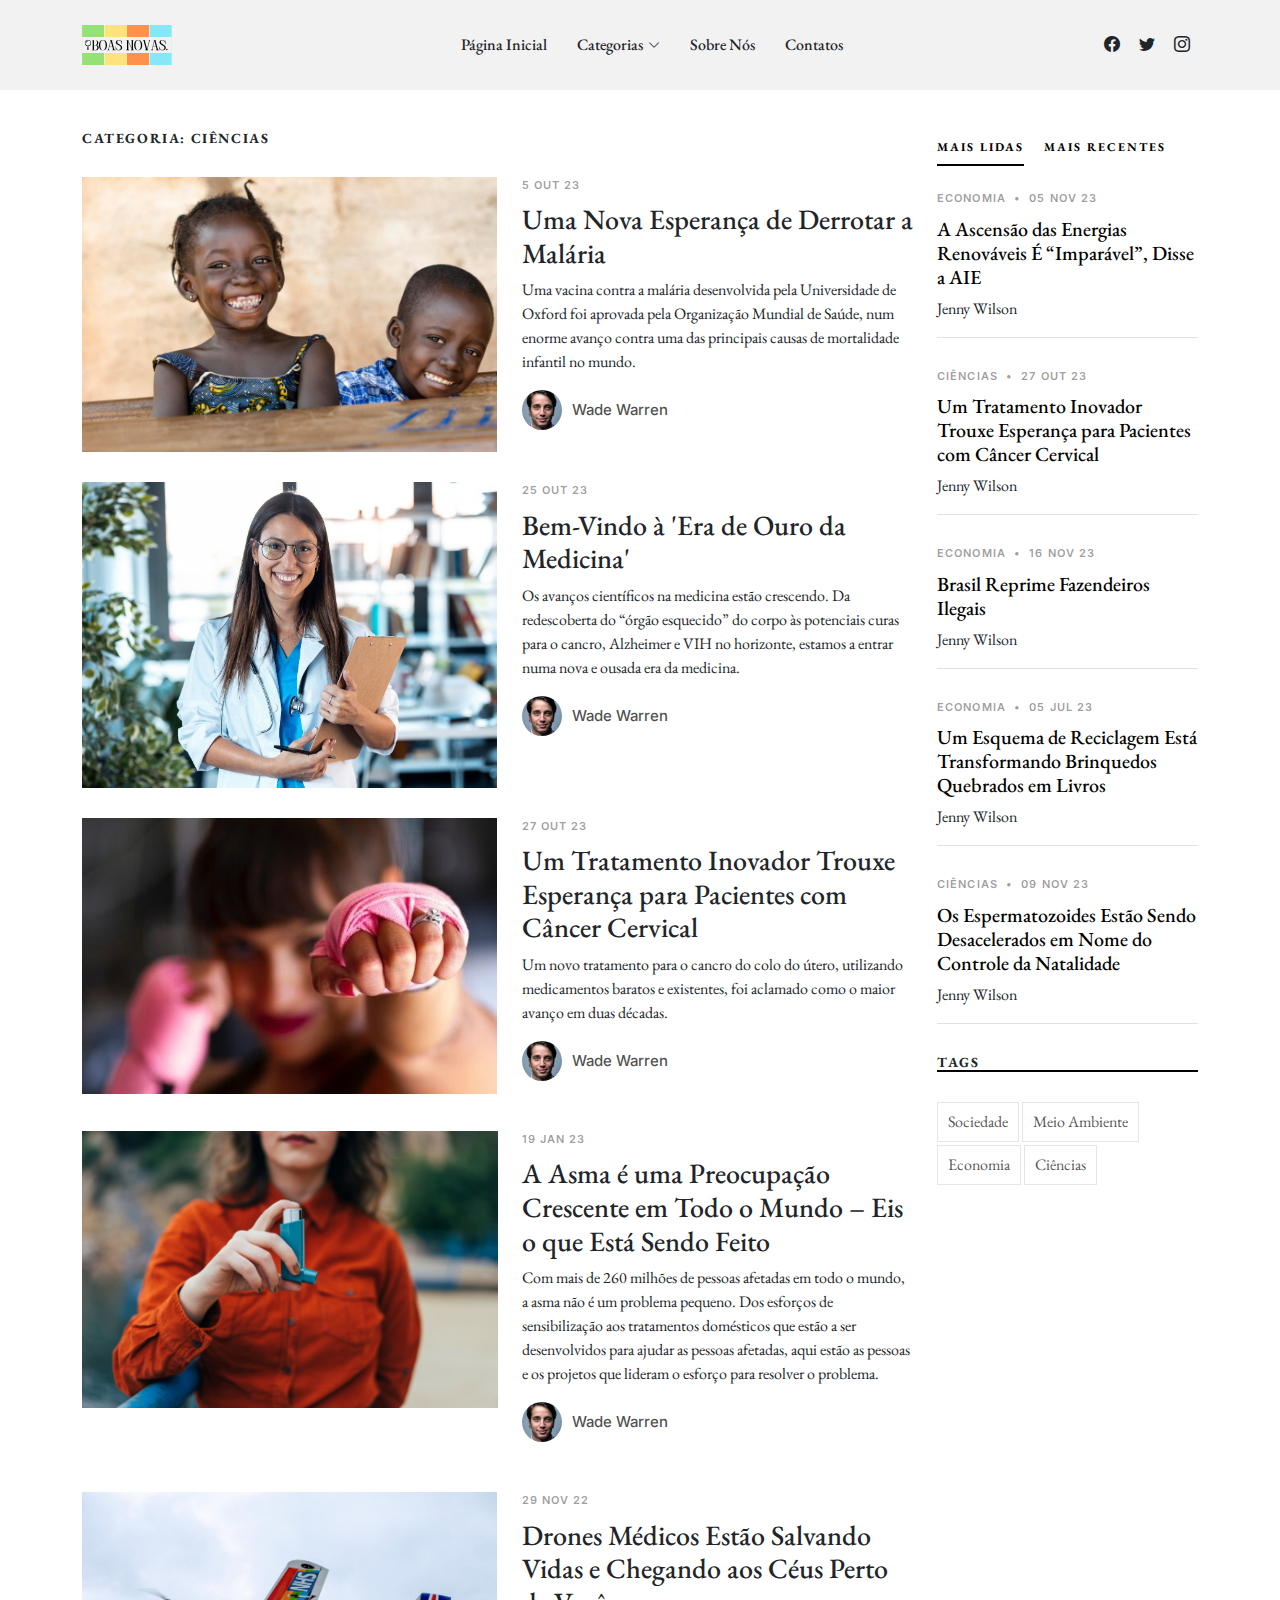
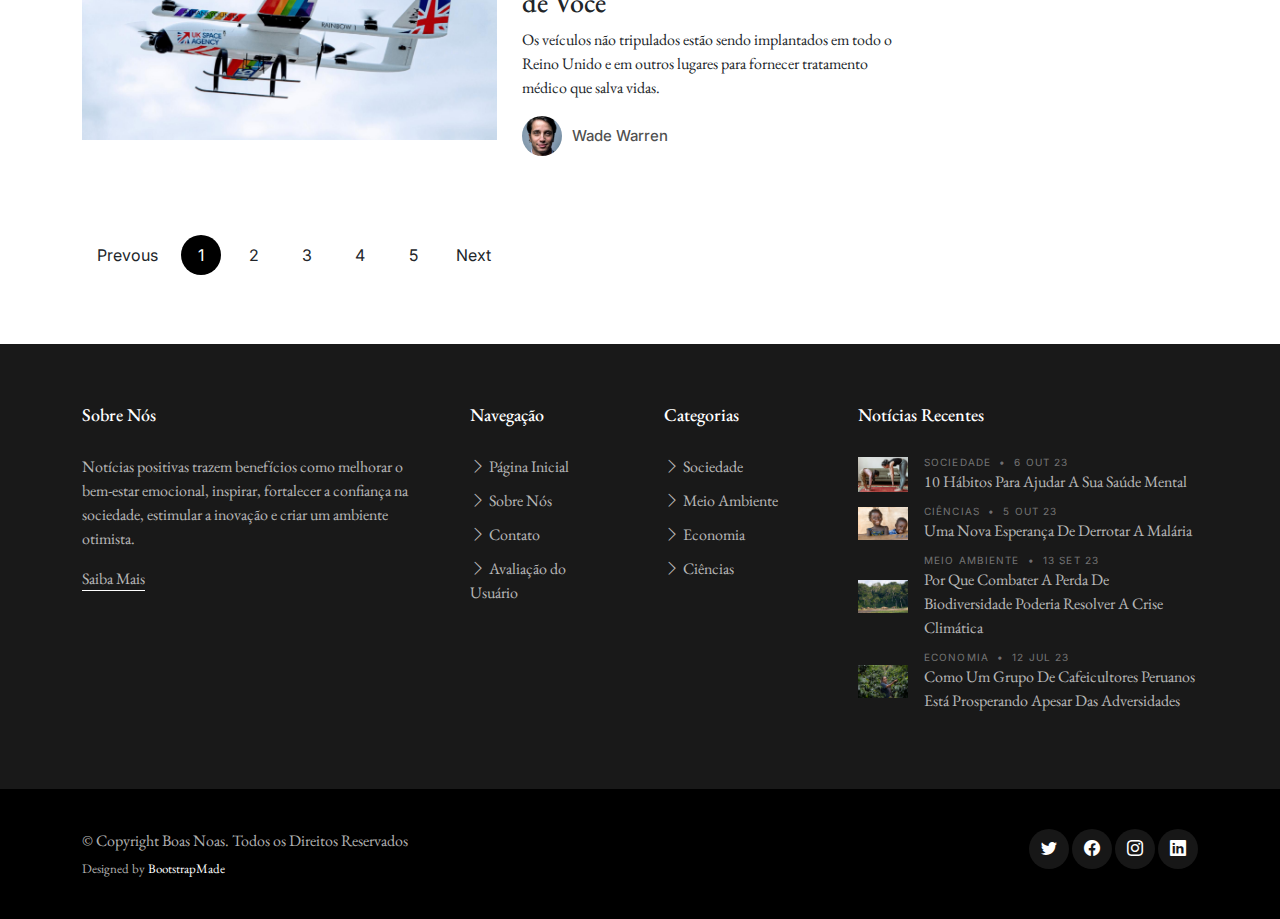
<file: ciencias.html>
<!DOCTYPE html>
<html lang="en">

<head>
  <meta charset="utf-8">
  <meta content="width=device-width, initial-scale=1.0" name="viewport">

  <title>Boas Novas</title>
  <meta content="" name="description">
  <meta content="" name="keywords">

  <!-- Favicons -->
  <link href="assets/img/ícone - boas novas.svg" rel="icon">
  <link href="assets/img/apple-touch-icon.png" rel="apple-touch-icon">

  <!-- Google Fonts -->
  <link rel="preconnect" href="https://fonts.googleapis.com">
  <link rel="preconnect" href="https://fonts.gstatic.com" crossorigin>
  <link href="https://fonts.googleapis.com/css2?family=EB+Garamond:wght@400;500&family=Inter:wght@400;500&family=Playfair+Display:ital,wght@0,400;0,700;1,400;1,700&display=swap" rel="stylesheet">

  <!-- Vendor CSS Files -->
  <link href="assets/vendor/bootstrap/css/bootstrap.min.css" rel="stylesheet">
  <link href="assets/vendor/bootstrap-icons/bootstrap-icons.css" rel="stylesheet">
  <link href="assets/vendor/swiper/swiper-bundle.min.css" rel="stylesheet">
  <link href="assets/vendor/glightbox/css/glightbox.min.css" rel="stylesheet">
  <link href="assets/vendor/aos/aos.css" rel="stylesheet">

  <!-- Template Main CSS Files -->
  <link href="assets/css/variables.css" rel="stylesheet">
  <link href="assets/css/main.css" rel="stylesheet">

  <!-- =======================================================
  * Template Name: ZenBlog
  * Updated: Sep 18 2023 with Bootstrap v5.3.2
  * Template URL: https://bootstrapmade.com/zenblog-bootstrap-blog-template/
  * Author: BootstrapMade.com
  * License: https:///bootstrapmade.com/license/
  ======================================================== -->
</head>

<body>
  <!-- Header -->
  <header id="header" class="header d-flex align-items-center fixed-top">
    <div class="container-fluid container-xl d-flex align-items-center justify-content-between">

      <a href="index.html" class="logo d-flex align-items-center">
        <img src="assets/img/logo - boas novas.svg" alt="">
      </a>

      <nav id="navbar" class="navbar">
        <ul>
          <li><a href="index.html">Página Inicial</a></li>
          <li class="dropdown"><a href="#"><span>Categorias</span> <i class="bi bi-chevron-down dropdown-indicator"></i></a>
            <ul>
              <li><a href="sociedade.html">Sociedade</a></li>
              <li><a href="meioambiente.html">Meio Ambiente</a></li>
              <li><a href="economia.html">Economia</a></li>
              <li><a href="ciencias.html">Ciências</a></li>
            </ul>
          </li>

          <li><a href="about.html">Sobre Nós</a></li>
          <li><a href="contact.html">Contatos</a></li>
        </ul>
      </nav><!-- .navbar -->

      <div class="position-relative">
        <a href="https://www.facebook.com/positive.news.uk/" class="mx-2"><span class="bi-facebook"></span></a>
        <a href="https://twitter.com/PositiveNewsUK" class="mx-2"><span class="bi-twitter"></span></a>
        <a href="https://www.instagram.com/positivenewsuk/?utm_source=ig_web_button_share_sheet&igshid=OGQ5ZDc2ODk2ZA==" class="mx-2"><span class="bi-instagram"></span></a>
        <i class="bi mobile-nav-toggle bi-list"></i>
      </div>

    </div>

  </header><!-- End Header -->

  <main id="main">
    <section>
      <div class="container">
        <div class="row">

          <div class="col-md-9" data-aos="fade-up">
            <h3 class="category-title">Categoria: Ciências</h3>

            <div class="d-md-flex post-entry-2 half">
              <a href="single-post.html" class="me-4 thumbnail">
                <img src="assets/img/post-landscape-2.jpg" alt="" class="img-fluid">
              </a>
              <div>
                <div class="post-meta"> <span>5 OUT 23</span></div>
                <h3><a href="single-post.html">Uma Nova Esperança de Derrotar a Malária</a></h3>
                <p>Uma vacina contra a malária desenvolvida pela Universidade de Oxford foi aprovada pela Organização Mundial de Saúde, num enorme avanço contra uma das principais causas de mortalidade infantil no mundo.</p>
                <div class="d-flex align-items-center author">
                  <div class="photo"><img src="assets/img/person-4.jpg" alt="" class="img-fluid"></div>
                  <div class="name">
                    <h3 class="m-0 p-0">Wade Warren</h3>
                  </div>
                </div>
              </div>
            </div>

            <div class="d-md-flex post-entry-2 half">
              <a href="single-post.html" class="me-4 thumbnail">
                <img src="assets/img/Single-Post.jpg" alt="" class="img-fluid">
              </a>
              <div>
                <div class="post-meta"><span>25 OUT 23</span></div>
                <h3><a href="single-post.html">Bem-Vindo à 'Era de Ouro da Medicina'</a></h3>
                <p>Os avanços científicos na medicina estão crescendo. Da redescoberta do “órgão esquecido” do corpo às potenciais curas para o cancro, Alzheimer e VIH no horizonte, estamos a entrar numa nova e ousada era da medicina.</p>
                <div class="d-flex align-items-center author">
                  <div class="photo"><img src="assets/img/person-4.jpg" alt="" class="img-fluid"></div>
                  <div class="name">
                    <h3 class="m-0 p-0">Wade Warren</h3>
                  </div>
                </div>
              </div>
            </div>

            <div class="d-md-flex post-entry-2 half">
              <a href="single-post.html" class="me-4 thumbnail">
                <img src="assets/img/noticia-ciencias-3.jpg" alt="" class="img-fluid">
              </a>
              <div>
                <div class="post-meta"><span>27 OUT 23</span></div>
                <h3><a href="single-post.html">Um Tratamento Inovador Trouxe Esperança para Pacientes com Câncer Cervical</a></h3>
                <p>Um novo tratamento para o cancro do colo do útero, utilizando medicamentos baratos e existentes, foi aclamado como o maior avanço em duas décadas.</p>
                <div class="d-flex align-items-center author">
                  <div class="photo"><img src="assets/img/person-4.jpg" alt="" class="img-fluid"></div>
                  <div class="name">
                    <h3 class="m-0 p-0">Wade Warren</h3>
                  </div>
                </div>
              </div>
            </div>

            <div class="d-md-flex post-entry-2 half">
              <a href="single-post.html" class="me-4 thumbnail">
                <img src="assets/img/noticia-ciencias-4.jpg" alt="" class="img-fluid">
              </a>
              <div>
                <div class="post-meta"><span>19 JAN 23</span></div>
                <h3><a href="single-post.html">A Asma é uma Preocupação Crescente em Todo o Mundo – Eis o que Está Sendo Feito</a></h3>
                <p>Com mais de 260 milhões de pessoas afetadas em todo o mundo, a asma não é um problema pequeno. Dos esforços de sensibilização aos tratamentos domésticos que estão a ser desenvolvidos para ajudar as pessoas afetadas, aqui estão as pessoas e os projetos que lideram o esforço para resolver o problema.</p>
                <div class="d-flex align-items-center author">
                  <div class="photo"><img src="assets/img/person-4.jpg" alt="" class="img-fluid"></div>
                  <div class="name">
                    <h3 class="m-0 p-0">Wade Warren</h3>
                  </div>
                </div>
              </div>
            </div>

            <div class="d-md-flex post-entry-2 half">
              <a href="single-post.html" class="me-4 thumbnail">
                <img src="assets/img/noticia-ciencias-5.jpg" alt="" class="img-fluid">
              </a>
              <div>
                <div class="post-meta"><span>29 NOV 22</span></div>
                <h3><a href="single-post.html">Drones Médicos Estão Salvando Vidas e Chegando aos Céus Perto de Você</a></h3>
                <p>Os veículos não tripulados estão sendo implantados em todo o Reino Unido e em outros lugares para fornecer tratamento médico que salva vidas.</p>
                <div class="d-flex align-items-center author">
                  <div class="photo"><img src="assets/img/person-4.jpg" alt="" class="img-fluid"></div>
                  <div class="name">
                    <h3 class="m-0 p-0">Wade Warren</h3>
                  </div>
                </div>
              </div>
            </div>

            <div class="text-start py-4">
              <div class="custom-pagination">
                <a href="#" class="prev">Prevous</a>
                <a href="#" class="active">1</a>
                <a href="#">2</a>
                <a href="#">3</a>
                <a href="#">4</a>
                <a href="#">5</a>
                <a href="#" class="next">Next</a>
              </div>
            </div>
          </div>

          <div class="col-md-3">
            <!-- ======= Sidebar ======= -->
            <div class="aside-block">

              <ul class="nav nav-pills custom-tab-nav mb-4" id="pills-tab" role="tablist">
                <li class="nav-item" role="presentation">
                  <button class="nav-link active" id="pills-trending-tab" data-bs-toggle="pill" data-bs-target="#pills-trending" type="button" role="tab" aria-controls="pills-trending" aria-selected="true">Mais Lidas</button>
                </li>

                <li class="nav-item" role="presentation">
                  <button class="nav-link" id="pills-latest-tab" data-bs-toggle="pill" data-bs-target="#pills-latest" type="button" role="tab" aria-controls="pills-latest" aria-selected="false">Mais Recentes</button>
                </li>
              </ul>

              <div class="tab-content" id="pills-tabContent">

                <!-- Trending -->
                <div class="tab-pane fade show active" id="pills-trending" role="tabpanel" aria-labelledby="pills-trending-tab">

                  <div class="post-entry-1 border-bottom">
                    <div class="post-meta"><span class="date">Economia</span> <span class="mx-1">&bullet;</span> <span>05 Nov 23</span></div>
                    <h2 class="mb-2"><a href="#">A Ascensão das Energias Renováveis ​​É “Imparável”, Disse a AIE</a></h2>
                    <span class="author mb-3 d-block">Jenny Wilson</span>
                  </div>

                  <div class="post-entry-1 border-bottom">
                    <div class="post-meta"><span class="date">Ciências</span> <span class="mx-1">&bullet;</span> <span>27 Out 23</span></div>
                    <h2 class="mb-2"><a href="#">Um Tratamento Inovador Trouxe Esperança para Pacientes com Câncer Cervical</a></h2>
                    <span class="author mb-3 d-block">Jenny Wilson</span>
                  </div>

                  <div class="post-entry-1 border-bottom">
                    <div class="post-meta"><span class="date">Economia</span> <span class="mx-1">&bullet;</span> <span>16 Nov 23</span></div>
                    <h2 class="mb-2"><a href="#">Brasil Reprime Fazendeiros Ilegais</a></h2>
                    <span class="author mb-3 d-block">Jenny Wilson</span>
                  </div>

                  <div class="post-entry-1 border-bottom">
                    <div class="post-meta"><span class="date">Economia</span> <span class="mx-1">&bullet;</span> <span>05 Jul 23</span></div>
                    <h2 class="mb-2"><a href="#">Um Esquema de Reciclagem Está Transformando Brinquedos Quebrados em Livros</a></h2>
                    <span class="author mb-3 d-block">Jenny Wilson</span>
                  </div>

                  <div class="post-entry-1 border-bottom">
                    <div class="post-meta"><span class="date">Ciências</span> <span class="mx-1">&bullet;</span> <span>09 Nov 23</span></div>
                    <h2 class="mb-2"><a href="#">Os Espermatozoides Estão Sendo Desacelerados em Nome do Controle da Natalidade</a></h2>
                    <span class="author mb-3 d-block">Jenny Wilson</span>
                  </div>
                </div> <!-- End Trending -->

                <!-- Latest -->
                <div class="tab-pane fade" id="pills-latest" role="tabpanel" aria-labelledby="pills-latest-tab">
                  <div class="post-entry-1 border-bottom">
                    <div class="post-meta"><span class="date">Sociedade</span> <span class="mx-1">&bullet;</span> <span>6 OUT 23</span></div>
                    <h2 class="mb-2"><a href="single-post.html">10 Hábitos Para Ajudar A Sua Saúde Mental</a></h2>
                    <span class="author mb-3 d-block">Jenny Wilson</span>
                  </div>

                  <div class="post-entry-1 border-bottom">
                    <div class="post-meta d-block"><span class="date">Ciências</span> <span class="mx-1">&bullet;</span> <span>5 OUT 23</span></div>
                    <h2 class="mb-2"><a href="single-post.html">Uma Nova Esperança De Derrotar A Malária</a></h2>
                    <span class="author mb-3 d-block">Jenny Wilson</span>
                  </div>

                  <div class="post-entry-1 border-bottom">
                    <div class="post-meta d-block"><span class="date">Meio Ambiente</span> <span class="mx-1">&bullet;</span> <span>13 SET 23</span></div>
                    <h2 class="mb-2"><a href="single-post.html">Por Que Combater A Perda De Biodiversidade Poderia Resolver A Crise Climática</a></h2>
                    <span class="author mb-3 d-block">Jenny Wilson</span>
                  </div>

                  <div class="post-entry-1 border-bottom">
                    <div class="post-meta d-block"><span class="date">Economia</span> <span class="mx-1">&bullet;</span> <span>12 JUL 23</span></div>
                    <h2 class="mb-2"><a href="single-post.html">Como Um Grupo De Cafeicultores Peruanos Está Prosperando Apesar Das Adversidades</a></h2>
                    <span class="author mb-3 d-block">Jenny Wilson</span>
                  </div>

                  <div class="post-entry-1 border-bottom">
                    <div class="post-meta"><span class="date">Sociedade</span> <span class="mx-1">&bullet;</span> <span>3 Out 23</span></div>
                    <h2 class="mb-2"><a href="single-post.html">As Borboletas Da Libéria: Transformando As Vidas De Ex-Crianças-Soldados</a></h2>
                  </div>

                  <div class="post-entry-1 border-bottom">
                    <div class="post-meta"><span class="date">Economia</span> <span class="mx-1">&bullet;</span> <span>3 Ago 23</span></div>
                    <h2 class="mb-2"><a href="single-post.html">O Dono Da Mercearia “Desperdício Zero” Movido A Pedal Está Conquistando Os Supermercados</a></h2>
                    <span class="author mb-3 d-block">Jenny Wilson</span>
                  </div>

                  <div class="post-entry-1 border-bottom">
                    <div class="post-meta"><span class="date">Meio Ambiente</span> <span class="mx-1">&bullet;</span> <span>21 Ago 23</span></div>
                    <h2 class="mb-2"><a href="single-post.html">Bem-Vindo À Primeira Ilha Sem Desperdício Do Mundo</a></h2>
                    <span class="author mb-3 d-block">Jenny Wilson</span>
                  </div>

                </div> <!-- End Latest -->

              </div>
            </div>

            <div class="aside-block">
              <h3 class="aside-title">Tags</h3>
              <ul class="aside-tags list-unstyled">
                <li><a href="#">Sociedade</a></li>
                <li><a href="meioambiente.html">Meio Ambiente</a></li>
                <li><a href="economia.html">Economia</a></li>
                <li><a href="ciencias.html">Ciências</a></li>
              </ul>
            </div><!-- End Tags -->

          </div>

        </div>
      </div>
    </section>
  </main><!-- End #main -->

  <!-- ======= Footer ======= -->
  <footer id="footer" class="footer">

    <div class="footer-content">
      <div class="container">

        <div class="row g-5">
          <div class="col-lg-4">
            <h3 class="footer-heading">Sobre Nós</h3>
            <p>Notícias positivas trazem benefícios como melhorar o bem-estar emocional, inspirar, fortalecer a confiança na sociedade, estimular a inovação e criar um ambiente otimista.</p>
            <p><a href="about.html" class="footer-link-more">Saiba Mais</a></p>
          </div>
          <div class="col-6 col-lg-2">
            <h3 class="footer-heading">Navegação</h3>
            <ul class="footer-links list-unstyled">
              <li><a href="index.html"><i class="bi bi-chevron-right"></i> Página Inicial</a></li>
              <li><a href="about.html"><i class="bi bi-chevron-right"></i> Sobre Nós</a></li>
              <li><a href="contact.html"><i class="bi bi-chevron-right"></i> Contato</a></li>
              <li><a href="avaliacao.html"><i class="bi bi-chevron-right"></i> Avaliação do Usuário</a></li>
            </ul>
          </div>
          <div class="col-6 col-lg-2">
            <h3 class="footer-heading">Categorias</h3>
            <ul class="footer-links list-unstyled">
              <li><a href="sociedade.html"><i class="bi bi-chevron-right"></i> Sociedade </a></li>
              <li><a href="meioambiente.html"><i class="bi bi-chevron-right"></i> Meio Ambiente </a></li>
              <li><a href="economia.html"><i class="bi bi-chevron-right"></i> Economia </a></li>
              <li><a href="ciencias.html"><i class="bi bi-chevron-right"></i> Ciências </a></li>

            </ul>
          </div>

          <div class="col-lg-4">
            <h3 class="footer-heading">Notícias Recentes</h3>

            <ul class="footer-links footer-blog-entry list-unstyled">
              <li>
                <a href="single-post.html" class="d-flex align-items-center">
                  <img src="assets/img/post-landscape-1.jpg" alt="" class="img-fluid me-3">
                  <div>
                    <div class="post-meta d-block"><span class="date">Sociedade</span> <span class="mx-1">&bullet;</span> <span>6 OUT 23</span></div>
                    <span>10 Hábitos Para Ajudar A Sua Saúde Mental</span>
                  </div>
                </a>
              </li>

              <li>
                <a href="single-post.html" class="d-flex align-items-center">
                  <img src="assets/img/post-landscape-2.jpg" alt="" class="img-fluid me-3">
                  <div>
                    <div class="post-meta d-block"><span class="date">Ciências</span> <span class="mx-1">&bullet;</span> <span>5 OUT 23</span></div>
                    <span>Uma Nova Esperança De Derrotar A Malária</span>
                  </div>
                </a>
              </li>

              <li>
                <a href="single-post.html" class="d-flex align-items-center">
                  <img src="assets/img/post-landscape-5.jpg" alt="" class="img-fluid me-3">
                  <div>
                    <div class="post-meta d-block"><span class="date">Meio Ambiente</span> <span class="mx-1">&bullet;</span> <span>13 SET 23</span></div>
                    <span>Por Que Combater A Perda De Biodiversidade Poderia Resolver A Crise Climática</span>
                  </div>
                </a>
              </li>

              <li>
                <a href="single-post.html" class="d-flex align-items-center">
                  <img src="assets/img/post-landscape-7.jpg" alt="" class="img-fluid me-3">
                  <div>
                    <div class="post-meta d-block"><span class="date">Economia</span> <span class="mx-1">&bullet;</span> <span>12 JUL 23</span></div>
                    <span>Como Um Grupo De Cafeicultores Peruanos Está Prosperando Apesar Das Adversidades</span>
                  </div>
                </a>
              </li>

            </ul>

          </div>
        </div>
      </div>
    </div>

    <div class="footer-legal">
      <div class="container">

        <div class="row justify-content-between">
          <div class="col-md-6 text-center text-md-start mb-3 mb-md-0">
            <div class="copyright">
              © Copyright <strong><span>Boas Noas</span></strong>. Todos os Direitos Reservados
            </div>

            <div class="credits">
              <!-- All the links in the footer should remain intact. -->
              <!-- You can delete the links only if you purchased the pro version. -->
              <!-- Licensing information: https://bootstrapmade.com/license/ -->
              <!-- Purchase the pro version with working PHP/AJAX contact form: https://bootstrapmade.com/herobiz-bootstrap-business-template/ -->
              Designed by <a href="https://bootstrapmade.com/">BootstrapMade</a>
            </div>

          </div>

          <div class="col-md-6">
            <div class="social-links mb-3 mb-lg-0 text-center text-md-end">
              <a href="https://twitter.com/PositiveNewsUK" class="twitter"><i class="bi bi-twitter"></i></a>
              <a href="https://www.facebook.com/positive.news.uk/" class="facebook"><i class="bi bi-facebook"></i></a>
              <a href="https://www.instagram.com/positivenewsuk/" class="instagram"><i class="bi bi-instagram"></i></a>
              <a href="https://www.linkedin.com/company/positivenews" class="linkedin"><i class="bi bi-linkedin"></i></a>
            </div>

          </div>

        </div>

      </div>
    </div>

  </footer>

  <a href="#" class="scroll-top d-flex align-items-center justify-content-center"><i class="bi bi-arrow-up-short"></i></a>

  <!-- Vendor JS Files -->
  <script src="assets/vendor/bootstrap/js/bootstrap.bundle.min.js"></script>
  <script src="assets/vendor/swiper/swiper-bundle.min.js"></script>
  <script src="assets/vendor/glightbox/js/glightbox.min.js"></script>
  <script src="assets/vendor/aos/aos.js"></script>

  <!-- Template Main JS File -->
  <script src="assets/js/main.js"></script>

</body>

</html>
</file>
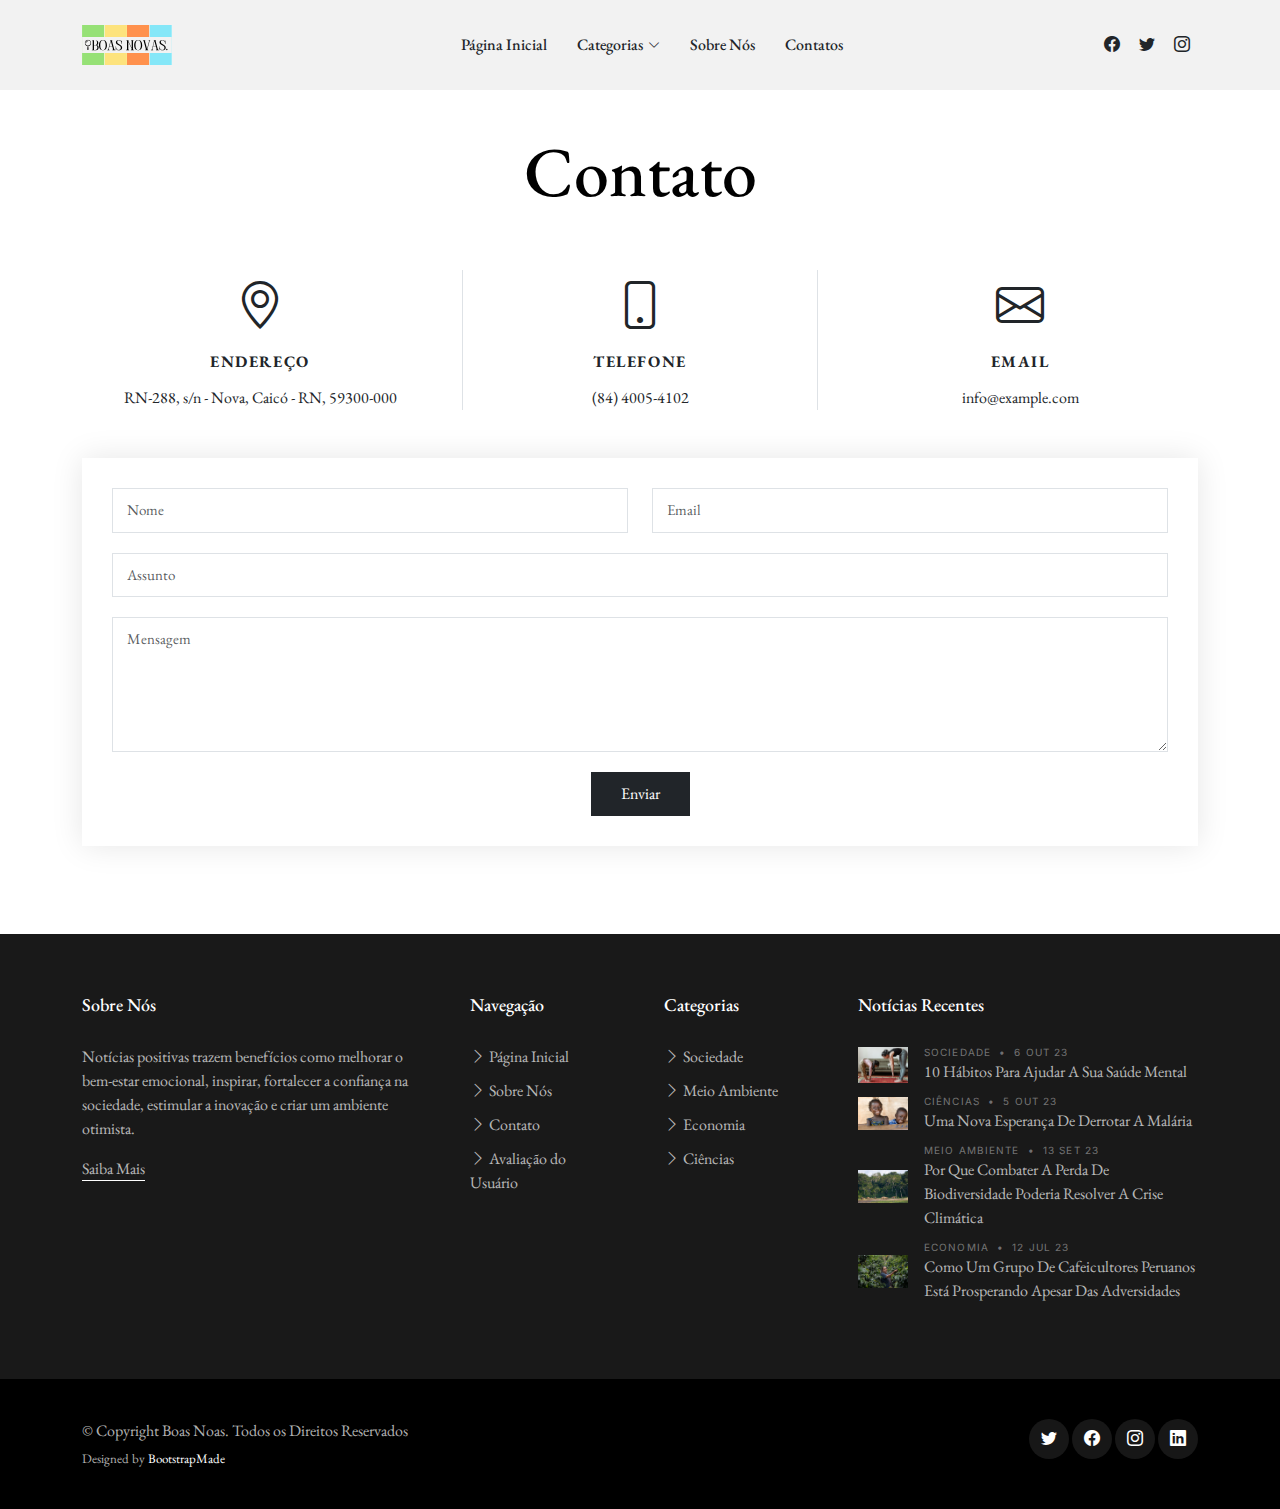
<file: contact.html>
<!DOCTYPE html>
<html lang="en">

<head>
  <meta charset="utf-8">
  <meta content="width=device-width, initial-scale=1.0" name="viewport">

  <title>Boas Novas</title>
  <meta content="" name="description">
  <meta content="" name="keywords">

  <!-- Favicons -->
  <link href="assets/img/ícone - boas novas.svg" rel="icon">
  <link href="assets/img/apple-touch-icon.png" rel="apple-touch-icon">

  <!-- Google Fonts -->
  <link rel="preconnect" href="https://fonts.googleapis.com">
  <link rel="preconnect" href="https://fonts.gstatic.com" crossorigin>
  <link href="https://fonts.googleapis.com/css2?family=EB+Garamond:wght@400;500&family=Inter:wght@400;500&family=Playfair+Display:ital,wght@0,400;0,700;1,400;1,700&display=swap" rel="stylesheet">

  <!-- Vendor CSS Files -->
  <link href="assets/vendor/bootstrap/css/bootstrap.min.css" rel="stylesheet">
  <link href="assets/vendor/bootstrap-icons/bootstrap-icons.css" rel="stylesheet">
  <link href="assets/vendor/swiper/swiper-bundle.min.css" rel="stylesheet">
  <link href="assets/vendor/glightbox/css/glightbox.min.css" rel="stylesheet">
  <link href="assets/vendor/aos/aos.css" rel="stylesheet">

  <!-- Template Main CSS Files -->
  <link href="assets/css/variables.css" rel="stylesheet">
  <link href="assets/css/main.css" rel="stylesheet">

  <!-- =======================================================
  * Template Name: ZenBlog
  * Updated: Sep 18 2023 with Bootstrap v5.3.2
  * Template URL: https://bootstrapmade.com/zenblog-bootstrap-blog-template/
  * Author: BootstrapMade.com
  * License: https:///bootstrapmade.com/license/
  ======================================================== -->
</head>

<body>

  <!-- ======= Header ======= -->
  <header id="header" class="header d-flex align-items-center fixed-top">
    <div class="container-fluid container-xl d-flex align-items-center justify-content-between">

      <a href="index.html" class="logo d-flex align-items-center">
        <img src="assets/img/logo - boas novas.svg" alt="">
      </a>

      <nav id="navbar" class="navbar">
        <ul>
          <li><a href="index.html">Página Inicial</a></li>
          <li class="dropdown"><a href="#"><span>Categorias</span> <i class="bi bi-chevron-down dropdown-indicator"></i></a>
            <ul>
              <li><a href="sociedade.html">Sociedade</a></li>
              <li><a href="meioambiente.html">Meio Ambiente</a></li>
              <li><a href="economia.html">Economia</a></li>
              <li><a href="ciencias.html">Ciências</a></li>
            </ul>
          </li>

          <li><a href="about.html">Sobre Nós</a></li>
          <li><a href="contact.html">Contatos</a></li>
        </ul>
      </nav><!-- .navbar -->

      <div class="position-relative">
        <a href="https://www.facebook.com/positive.news.uk/" class="mx-2"><span class="bi-facebook"></span></a>
        <a href="https://twitter.com/PositiveNewsUK" class="mx-2"><span class="bi-twitter"></span></a>
        <a href="https://www.instagram.com/positivenewsuk/?utm_source=ig_web_button_share_sheet&igshid=OGQ5ZDc2ODk2ZA==" class="mx-2"><span class="bi-instagram"></span></a>
        <i class="bi mobile-nav-toggle bi-list"></i>
      </div>

    </div>

  </header><!-- End Header -->
  
  <main id="main">
    <section id="contact" class="contact mb-5">
      <div class="container" data-aos="fade-up">

        <div class="row">
          <div class="col-lg-12 text-center mb-5">
            <h1 class="page-title">Contato</h1>
          </div>
        </div>

        <div class="row gy-4">

          <div class="col-md-4">
            <div class="info-item">
              <i class="bi bi-geo-alt"></i>
              <h3>Endereço</h3>
              <address>RN-288, s/n - Nova, Caicó - RN, 59300-000</address>
            </div>
          </div><!-- End Info Item -->

          <div class="col-md-4">
            <div class="info-item info-item-borders">
              <i class="bi bi-phone"></i>
              <h3>Telefone</h3>
              <p><a href="tel:+558440054102">(84) 4005-4102</a></p>
            </div>
          </div><!-- End Info Item -->

          <div class="col-md-4">
            <div class="info-item">
              <i class="bi bi-envelope"></i>
              <h3>Email</h3>
              <p><a href="mailto:info@example.com">info@example.com</a></p>
            </div>
          </div><!-- End Info Item -->

        </div>

        <div class="form mt-5">
          <form id="myForm1" action="" method="post" role="form" class="php-email-form">
            <div class="row">
              <div class="form-group col-md-6">
                <input type="text" name="name" class="form-control" id="name" placeholder="Nome" autocomplete="on" required>
              </div>
              <div class="form-group col-md-6">
                <input type="email" class="form-control" name="email" id="email" placeholder="Email" autocomplete="on" required>
              </div>
            </div>
            <div class="form-group">
              <input type="text" class="form-control" name="subject" id="subject" placeholder="Assunto" required>
            </div>
            <div class="form-group">
              <textarea class="form-control" name="message" rows="5" placeholder="Mensagem" required></textarea>
            </div>
            <div class="my-3">

              <div class="alert collapse alert-success" id="collapseExample">Sua mensagem foi enviada. Obrigado!</div>
            </div>
            <div class="text-center"><button data-bs-toggle="collapse"  href="#collapseExample" type="submit">Enviar</button></div>
          </form>
        </div><!-- End Contact Form -->

      </div>
    </section>

  </main><!-- End #main -->

  <!-- ======= Footer ======= -->
  <footer id="footer" class="footer">

    <div class="footer-content">
      <div class="container">

        <div class="row g-5">
          <div class="col-lg-4">
            <h3 class="footer-heading">Sobre Nós</h3>
            <p>Notícias positivas trazem benefícios como melhorar o bem-estar emocional, inspirar, fortalecer a confiança na sociedade, estimular a inovação e criar um ambiente otimista.</p>
            <p><a href="about.html" class="footer-link-more">Saiba Mais</a></p>
          </div>
          <div class="col-6 col-lg-2">
            <h3 class="footer-heading">Navegação</h3>
            <ul class="footer-links list-unstyled">
              <li><a href="index.html"><i class="bi bi-chevron-right"></i> Página Inicial</a></li>
              <li><a href="about.html"><i class="bi bi-chevron-right"></i> Sobre Nós</a></li>
              <li><a href="contact.html"><i class="bi bi-chevron-right"></i> Contato</a></li>
              <li><a href="avaliacao.html"><i class="bi bi-chevron-right"></i> Avaliação do Usuário</a></li>
            </ul>
          </div>
          <div class="col-6 col-lg-2">
            <h3 class="footer-heading">Categorias</h3>
            <ul class="footer-links list-unstyled">
              <li><a href="sociedade.html"><i class="bi bi-chevron-right"></i> Sociedade </a></li>
              <li><a href="meioambiente.html"><i class="bi bi-chevron-right"></i> Meio Ambiente </a></li>
              <li><a href="economia.html"><i class="bi bi-chevron-right"></i> Economia </a></li>
              <li><a href="ciencias.html"><i class="bi bi-chevron-right"></i> Ciências </a></li>

            </ul>
          </div>

          <div class="col-lg-4">
            <h3 class="footer-heading">Notícias Recentes</h3>

            <ul class="footer-links footer-blog-entry list-unstyled">
              <li>
                <a href="single-post.html" class="d-flex align-items-center">
                  <img src="assets/img/post-landscape-1.jpg" alt="" class="img-fluid me-3">
                  <div>
                    <div class="post-meta d-block"><span class="date">Sociedade</span> <span class="mx-1">&bullet;</span> <span>6 OUT 23</span></div>
                    <span>10 Hábitos Para Ajudar A Sua Saúde Mental</span>
                  </div>
                </a>
              </li>

              <li>
                <a href="single-post.html" class="d-flex align-items-center">
                  <img src="assets/img/post-landscape-2.jpg" alt="" class="img-fluid me-3">
                  <div>
                    <div class="post-meta d-block"><span class="date">Ciências</span> <span class="mx-1">&bullet;</span> <span>5 OUT 23</span></div>
                    <span>Uma Nova Esperança De Derrotar A Malária</span>
                  </div>
                </a>
              </li>

              <li>
                <a href="single-post.html" class="d-flex align-items-center">
                  <img src="assets/img/post-landscape-5.jpg" alt="" class="img-fluid me-3">
                  <div>
                    <div class="post-meta d-block"><span class="date">Meio Ambiente</span> <span class="mx-1">&bullet;</span> <span>13 SET 23</span></div>
                    <span>Por Que Combater A Perda De Biodiversidade Poderia Resolver A Crise Climática</span>
                  </div>
                </a>
              </li>

              <li>
                <a href="single-post.html" class="d-flex align-items-center">
                  <img src="assets/img/post-landscape-7.jpg" alt="" class="img-fluid me-3">
                  <div>
                    <div class="post-meta d-block"><span class="date">Economia</span> <span class="mx-1">&bullet;</span> <span>12 JUL 23</span></div>
                    <span>Como Um Grupo De Cafeicultores Peruanos Está Prosperando Apesar Das Adversidades</span>
                  </div>
                </a>
              </li>

            </ul>

          </div>
        </div>
      </div>
    </div>

    <div class="footer-legal">
      <div class="container">

        <div class="row justify-content-between">
          <div class="col-md-6 text-center text-md-start mb-3 mb-md-0">
            <div class="copyright">
              © Copyright <strong><span>Boas Noas</span></strong>. Todos os Direitos Reservados
            </div>

            <div class="credits">
              <!-- All the links in the footer should remain intact. -->
              <!-- You can delete the links only if you purchased the pro version. -->
              <!-- Licensing information: https://bootstrapmade.com/license/ -->
              <!-- Purchase the pro version with working PHP/AJAX contact form: https://bootstrapmade.com/herobiz-bootstrap-business-template/ -->
              Designed by <a href="https://bootstrapmade.com/">BootstrapMade</a>
            </div>

          </div>

          <div class="col-md-6">
            <div class="social-links mb-3 mb-lg-0 text-center text-md-end">
              <a href="https://twitter.com/PositiveNewsUK" class="twitter"><i class="bi bi-twitter"></i></a>
              <a href="https://www.facebook.com/positive.news.uk/" class="facebook"><i class="bi bi-facebook"></i></a>
              <a href="https://www.instagram.com/positivenewsuk/" class="instagram"><i class="bi bi-instagram"></i></a>
              <a href="https://www.linkedin.com/company/positivenews" class="linkedin"><i class="bi bi-linkedin"></i></a>
            </div>

          </div>

        </div>

      </div>
    </div>

  </footer>

  <a href="#" class="scroll-top d-flex align-items-center justify-content-center"><i class="bi bi-arrow-up-short"></i></a>

  <!-- Vendor JS Files -->
  <script src="assets/vendor/bootstrap/js/bootstrap.bundle.min.js"></script>
  <script src="assets/vendor/swiper/swiper-bundle.min.js"></script>
  <script src="assets/vendor/glightbox/js/glightbox.min.js"></script>
  <script src="assets/vendor/aos/aos.js"></script>
  <!-- Template Main JS File -->
  <script src="assets/js/main.js"></script>

</body>

</html>
</file>
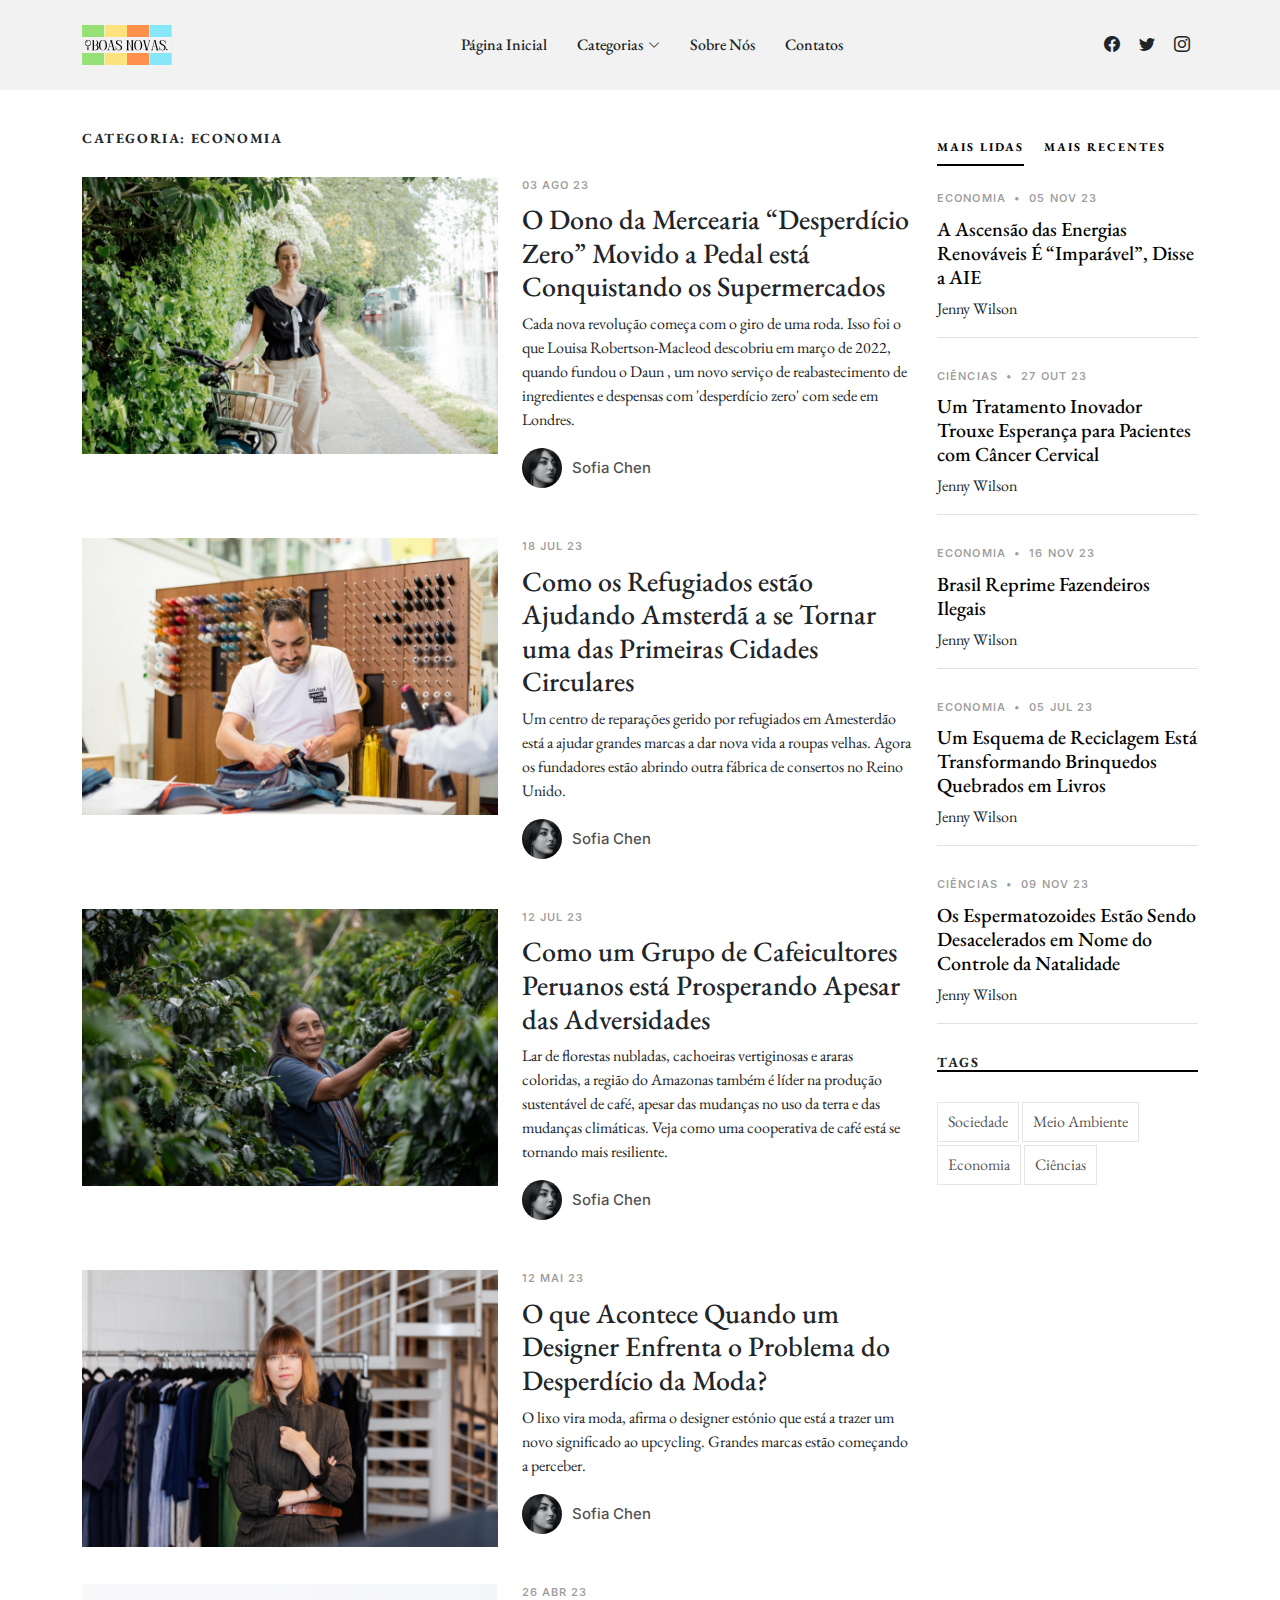
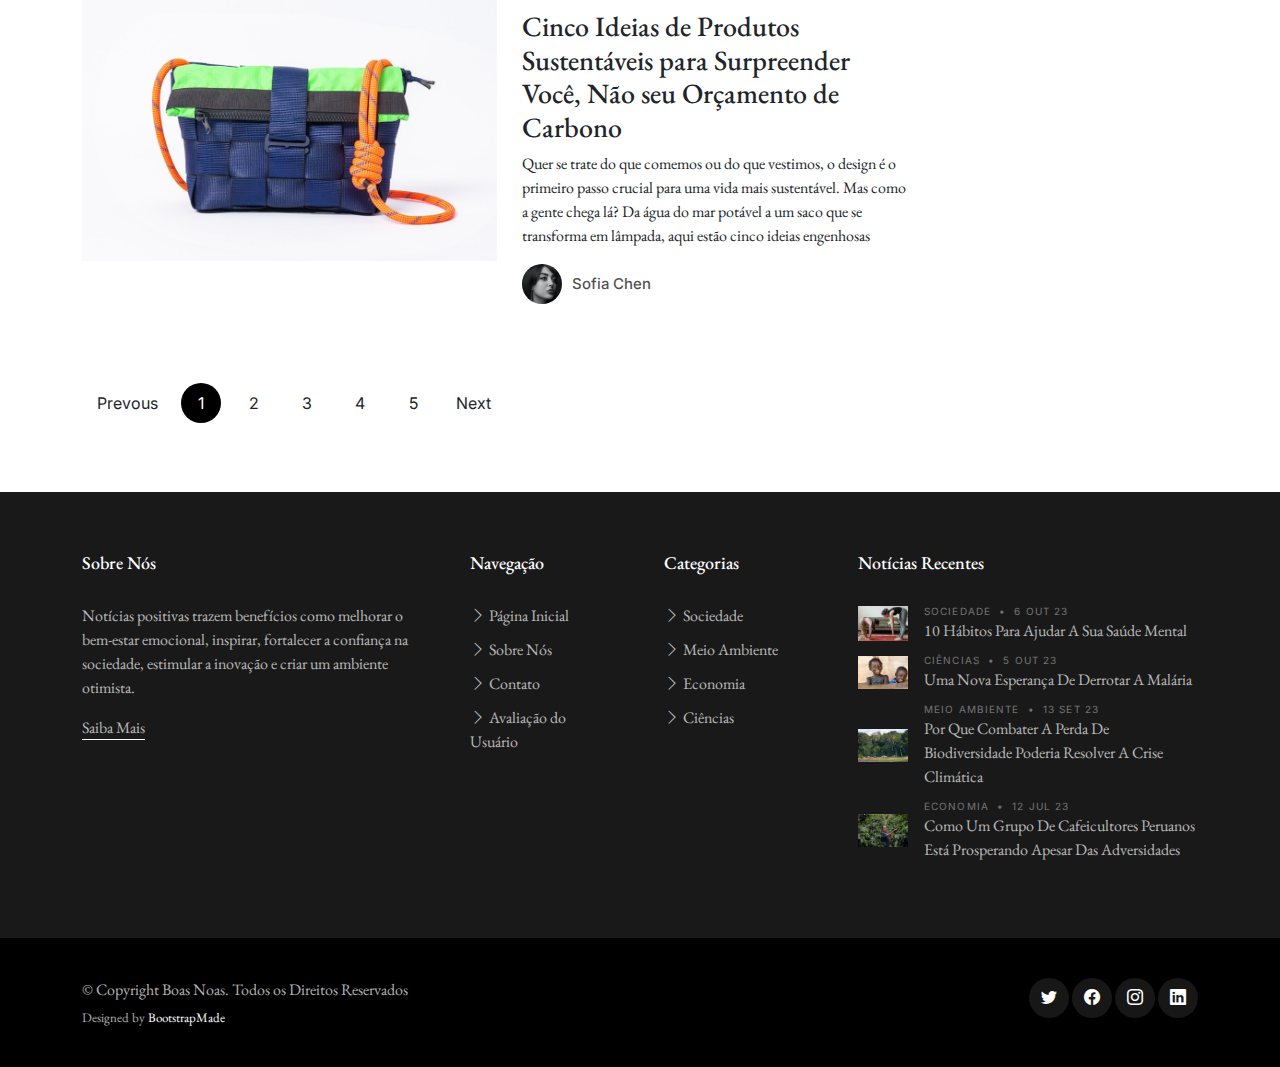
<file: economia.html>
<!DOCTYPE html>
<html lang="en">

<head>
  <meta charset="utf-8">
  <meta content="width=device-width, initial-scale=1.0" name="viewport">

  <title>Boas Novas</title>
  <meta content="" name="description">
  <meta content="" name="keywords">

  <!-- Favicons -->
  <link href="assets/img/ícone - boas novas.svg" rel="icon">
  <link href="assets/img/apple-touch-icon.png" rel="apple-touch-icon">

  <!-- Google Fonts -->
  <link rel="preconnect" href="https://fonts.googleapis.com">
  <link rel="preconnect" href="https://fonts.gstatic.com" crossorigin>
  <link href="https://fonts.googleapis.com/css2?family=EB+Garamond:wght@400;500&family=Inter:wght@400;500&family=Playfair+Display:ital,wght@0,400;0,700;1,400;1,700&display=swap" rel="stylesheet">

  <!-- Vendor CSS Files -->
  <link href="assets/vendor/bootstrap/css/bootstrap.min.css" rel="stylesheet">
  <link href="assets/vendor/bootstrap-icons/bootstrap-icons.css" rel="stylesheet">
  <link href="assets/vendor/swiper/swiper-bundle.min.css" rel="stylesheet">
  <link href="assets/vendor/glightbox/css/glightbox.min.css" rel="stylesheet">
  <link href="assets/vendor/aos/aos.css" rel="stylesheet">

  <!-- Template Main CSS Files -->
  <link href="assets/css/variables.css" rel="stylesheet">
  <link href="assets/css/main.css" rel="stylesheet">

  <!-- =======================================================
  * Template Name: ZenBlog
  * Updated: Sep 18 2023 with Bootstrap v5.3.2
  * Template URL: https://bootstrapmade.com/zenblog-bootstrap-blog-template/
  * Author: BootstrapMade.com
  * License: https:///bootstrapmade.com/license/
  ======================================================== -->
</head>

<body>
  <!--Header-->
  <header id="header" class="header d-flex align-items-center fixed-top">
    <div class="container-fluid container-xl d-flex align-items-center justify-content-between">

      <a href="index.html" class="logo d-flex align-items-center">
        <img src="assets/img/logo - boas novas.svg" alt="">
      </a>

      <nav id="navbar" class="navbar">
        <ul>
          <li><a href="index.html">Página Inicial</a></li>
          <li class="dropdown"><a href="#"><span>Categorias</span> <i class="bi bi-chevron-down dropdown-indicator"></i></a>
            <ul>
              <li><a href="sociedade.html">Sociedade</a></li>
              <li><a href="meioambiente.html">Meio Ambiente</a></li>
              <li><a href="economia.html">Economia</a></li>
              <li><a href="ciencias.html">Ciências</a></li>
            </ul>
          </li>

          <li><a href="about.html">Sobre Nós</a></li>
          <li><a href="contact.html">Contatos</a></li>
        </ul>
      </nav><!-- .navbar -->

      <div class="position-relative">
        <a href="https://www.facebook.com/positive.news.uk/" class="mx-2"><span class="bi-facebook"></span></a>
        <a href="https://twitter.com/PositiveNewsUK" class="mx-2"><span class="bi-twitter"></span></a>
        <a href="https://www.instagram.com/positivenewsuk/?utm_source=ig_web_button_share_sheet&igshid=OGQ5ZDc2ODk2ZA==" class="mx-2"><span class="bi-instagram"></span></a>
        <i class="bi mobile-nav-toggle bi-list"></i>
      </div>

    </div>

  </header><!-- End Header -->

  <main id="main">
    <section>
      <div class="container">
        <div class="row">

          <div class="col-md-9" data-aos="fade-up">
            <h3 class="category-title">Categoria: Economia</h3>

            <div class="d-md-flex post-entry-2 half">
              <a href="single-post.html" class="me-4 thumbnail">
                <img src="assets/img/post-landscape-6.jpg" alt="" class="img-fluid">
              </a>
              <div>
                <div class="post-meta"> <span>03 AGO 23</span></div>
                <h3><a href="single-post.html">O Dono da Mercearia “Desperdício Zero” Movido a Pedal está Conquistando os Supermercados</a></h3>
                <p>Cada nova revolução começa com o giro de uma roda. Isso foi o que Louisa Robertson-Macleod descobriu em março de 2022, quando fundou o Daun , um novo serviço de reabastecimento de ingredientes e despensas com 'desperdício zero' com sede em Londres. </p>
                <div class="d-flex align-items-center author">
                  <div class="photo"><img src="assets/img/person-6.jpg" alt="" class="img-fluid"></div>
                  <div class="name">
                    <h3 class="m-0 p-0">Sofia Chen</h3>
                  </div>
                </div>
              </div>
            </div>

            <div class="d-md-flex post-entry-2 half">
              <a href="single-post.html" class="me-4 thumbnail">
                <img src="assets/img/noticia-economia-2.jpg" alt="" class="img-fluid">
              </a>
              <div>
                <div class="post-meta"> <span>18 JUL 23</span></div>
                <h3><a href="single-post.html">Como os Refugiados estão Ajudando Amsterdã a se Tornar uma das Primeiras Cidades Circulares</a></h3>
                <p>Um centro de reparações gerido por refugiados em Amesterdão está a ajudar grandes marcas a dar nova vida a roupas velhas. Agora os fundadores estão abrindo outra fábrica de consertos no Reino Unido.</p>
                <div class="d-flex align-items-center author">
                  <div class="photo"><img src="assets/img/person-6.jpg" alt="" class="img-fluid"></div>
                  <div class="name">
                    <h3 class="m-0 p-0">Sofia Chen</h3>
                  </div>
                </div>
              </div>
            </div>

            <div class="d-md-flex post-entry-2 half">
              <a href="single-post.html" class="me-4 thumbnail">
                <img src="assets/img/post-landscape-7.jpg" alt="" class="img-fluid">
              </a>
              <div>
                <div class="post-meta"> <span>12 JUL 23</span></div>
                <h3><a href="single-post.html">Como um Grupo de Cafeicultores Peruanos está Prosperando Apesar das Adversidades</a></h3>
                <p>Lar de florestas nubladas, cachoeiras vertiginosas e araras coloridas, a região do Amazonas também é líder na produção sustentável de café, apesar das mudanças no uso da terra e das mudanças climáticas. Veja como uma cooperativa de café está se tornando mais resiliente.</p>
                <div class="d-flex align-items-center author">
                  <div class="photo"><img src="assets/img/person-6.jpg" alt="" class="img-fluid"></div>
                  <div class="name">
                    <h3 class="m-0 p-0">Sofia Chen</h3>
                  </div>
                </div>
              </div>
            </div>

            <div class="d-md-flex post-entry-2 half">
              <a href="single-post.html" class="me-4 thumbnail">
                <img src="assets/img/noticia-economia-4.jpg" alt="" class="img-fluid">
              </a>
              <div>
                <div class="post-meta"> <span>12 MAI 23</span></div>
                <h3><a href="single-post.html">O que Acontece Quando um Designer Enfrenta o Problema do Desperdício da Moda?</a></h3>
                <p>O lixo vira moda, afirma o designer estónio que está a trazer um novo significado ao upcycling. Grandes marcas estão começando a perceber.</p>
                <div class="d-flex align-items-center author">
                  <div class="photo"><img src="assets/img/person-6.jpg" alt="" class="img-fluid"></div>
                  <div class="name">
                    <h3 class="m-0 p-0">Sofia Chen</h3>
                  </div>
                </div>
              </div>
            </div>

            <div class="d-md-flex post-entry-2 half">
              <a href="single-post.html" class="me-4 thumbnail">
                <img src="assets/img/noticia-economia-5.jpg" alt="" class="img-fluid">
              </a>
              <div>
                <div class="post-meta"> <span>26 ABR 23</span></div>
                <h3><a href="single-post.html">Cinco Ideias de Produtos Sustentáveis ​​para Surpreender Você, Não seu Orçamento de Carbono</a></h3>
                <p>Quer se trate do que comemos ou do que vestimos, o design é o primeiro passo crucial para uma vida mais sustentável. Mas como a gente chega lá? Da água do mar potável a um saco que se transforma em lâmpada, aqui estão cinco ideias engenhosas</p>
                <div class="d-flex align-items-center author">
                  <div class="photo"><img src="assets/img/person-6.jpg" alt="" class="img-fluid"></div>
                  <div class="name">
                    <h3 class="m-0 p-0">Sofia Chen</h3>
                  </div>
                </div>
              </div>
            </div>

            <div class="text-start py-4">
              <div class="custom-pagination">
                <a href="#" class="prev">Prevous</a>
                <a href="#" class="active">1</a>
                <a href="#">2</a>
                <a href="#">3</a>
                <a href="#">4</a>
                <a href="#">5</a>
                <a href="#" class="next">Next</a>
              </div>
            </div>
          </div>

          <div class="col-md-3">
            <!-- ======= Sidebar ======= -->
            <div class="aside-block">

              <ul class="nav nav-pills custom-tab-nav mb-4" id="pills-tab" role="tablist">
                <li class="nav-item" role="presentation">
                  <button class="nav-link active" id="pills-trending-tab" data-bs-toggle="pill" data-bs-target="#pills-trending" type="button" role="tab" aria-controls="pills-trending" aria-selected="true">Mais Lidas</button>
                </li>

                <li class="nav-item" role="presentation">
                  <button class="nav-link" id="pills-latest-tab" data-bs-toggle="pill" data-bs-target="#pills-latest" type="button" role="tab" aria-controls="pills-latest" aria-selected="false">Mais Recentes</button>
                </li>
              </ul>

              <div class="tab-content" id="pills-tabContent">

                <!-- Trending -->
                <div class="tab-pane fade show active" id="pills-trending" role="tabpanel" aria-labelledby="pills-trending-tab">

                  <div class="post-entry-1 border-bottom">
                    <div class="post-meta"><span class="date">Economia</span> <span class="mx-1">&bullet;</span> <span>05 Nov 23</span></div>
                    <h2 class="mb-2"><a href="#">A Ascensão das Energias Renováveis ​​É “Imparável”, Disse a AIE</a></h2>
                    <span class="author mb-3 d-block">Jenny Wilson</span>
                  </div>

                  <div class="post-entry-1 border-bottom">
                    <div class="post-meta"><span class="date">Ciências</span> <span class="mx-1">&bullet;</span> <span>27 Out 23</span></div>
                    <h2 class="mb-2"><a href="#">Um Tratamento Inovador Trouxe Esperança para Pacientes com Câncer Cervical</a></h2>
                    <span class="author mb-3 d-block">Jenny Wilson</span>
                  </div>

                  <div class="post-entry-1 border-bottom">
                    <div class="post-meta"><span class="date">Economia</span> <span class="mx-1">&bullet;</span> <span>16 Nov 23</span></div>
                    <h2 class="mb-2"><a href="#">Brasil Reprime Fazendeiros Ilegais</a></h2>
                    <span class="author mb-3 d-block">Jenny Wilson</span>
                  </div>

                  <div class="post-entry-1 border-bottom">
                    <div class="post-meta"><span class="date">Economia</span> <span class="mx-1">&bullet;</span> <span>05 Jul 23</span></div>
                    <h2 class="mb-2"><a href="#">Um Esquema de Reciclagem Está Transformando Brinquedos Quebrados em Livros</a></h2>
                    <span class="author mb-3 d-block">Jenny Wilson</span>
                  </div>

                  <div class="post-entry-1 border-bottom">
                    <div class="post-meta"><span class="date">Ciências</span> <span class="mx-1">&bullet;</span> <span>09 Nov 23</span></div>
                    <h2 class="mb-2"><a href="#">Os Espermatozoides Estão Sendo Desacelerados em Nome do Controle da Natalidade</a></h2>
                    <span class="author mb-3 d-block">Jenny Wilson</span>
                  </div>
                </div> <!-- End Trending -->

                <!-- Latest -->
                <div class="tab-pane fade" id="pills-latest" role="tabpanel" aria-labelledby="pills-latest-tab">
                  <div class="post-entry-1 border-bottom">
                    <div class="post-meta"><span class="date">Sociedade</span> <span class="mx-1">&bullet;</span> <span>6 OUT 23</span></div>
                    <h2 class="mb-2"><a href="single-post.html">10 Hábitos Para Ajudar A Sua Saúde Mental</a></h2>
                    <span class="author mb-3 d-block">Jenny Wilson</span>
                  </div>

                  <div class="post-entry-1 border-bottom">
                    <div class="post-meta d-block"><span class="date">Ciências</span> <span class="mx-1">&bullet;</span> <span>5 OUT 23</span></div>
                    <h2 class="mb-2"><a href="single-post.html">Uma Nova Esperança De Derrotar A Malária</a></h2>
                    <span class="author mb-3 d-block">Jenny Wilson</span>
                  </div>

                  <div class="post-entry-1 border-bottom">
                    <div class="post-meta d-block"><span class="date">Meio Ambiente</span> <span class="mx-1">&bullet;</span> <span>13 SET 23</span></div>
                    <h2 class="mb-2"><a href="single-post.html">Por Que Combater A Perda De Biodiversidade Poderia Resolver A Crise Climática</a></h2>
                    <span class="author mb-3 d-block">Jenny Wilson</span>
                  </div>

                  <div class="post-entry-1 border-bottom">
                    <div class="post-meta d-block"><span class="date">Economia</span> <span class="mx-1">&bullet;</span> <span>12 JUL 23</span></div>
                    <h2 class="mb-2"><a href="single-post.html">Como Um Grupo De Cafeicultores Peruanos Está Prosperando Apesar Das Adversidades</a></h2>
                    <span class="author mb-3 d-block">Jenny Wilson</span>
                  </div>

                  <div class="post-entry-1 border-bottom">
                    <div class="post-meta"><span class="date">Sociedade</span> <span class="mx-1">&bullet;</span> <span>3 Out 23</span></div>
                    <h2 class="mb-2"><a href="single-post.html">As Borboletas Da Libéria: Transformando As Vidas De Ex-Crianças-Soldados</a></h2>
                  </div>

                  <div class="post-entry-1 border-bottom">
                    <div class="post-meta"><span class="date">Economia</span> <span class="mx-1">&bullet;</span> <span>3 Ago 23</span></div>
                    <h2 class="mb-2"><a href="single-post.html">O Dono Da Mercearia “Desperdício Zero” Movido A Pedal Está Conquistando Os Supermercados</a></h2>
                    <span class="author mb-3 d-block">Jenny Wilson</span>
                  </div>

                  <div class="post-entry-1 border-bottom">
                    <div class="post-meta"><span class="date">Meio Ambiente</span> <span class="mx-1">&bullet;</span> <span>21 Ago 23</span></div>
                    <h2 class="mb-2"><a href="single-post.html">Bem-Vindo À Primeira Ilha Sem Desperdício Do Mundo</a></h2>
                    <span class="author mb-3 d-block">Jenny Wilson</span>
                  </div>

                </div> <!-- End Latest -->

              </div>
            </div>

            <div class="aside-block">
              <h3 class="aside-title">Tags</h3>
              <ul class="aside-tags list-unstyled">
                <li><a href="#">Sociedade</a></li>
                <li><a href="meioambiente.html">Meio Ambiente</a></li>
                <li><a href="economia.html">Economia</a></li>
                <li><a href="ciencias.html">Ciências</a></li>
              </ul>
            </div><!-- End Tags -->

          </div>

        </div>
      </div>
    </section>
  </main><!-- End #main -->

 <!-- ======= Footer ======= -->
 <footer id="footer" class="footer">

  <div class="footer-content">
    <div class="container">

      <div class="row g-5">
        <div class="col-lg-4">
          <h3 class="footer-heading">Sobre Nós</h3>
          <p>Notícias positivas trazem benefícios como melhorar o bem-estar emocional, inspirar, fortalecer a confiança na sociedade, estimular a inovação e criar um ambiente otimista.</p>
          <p><a href="about.html" class="footer-link-more">Saiba Mais</a></p>
        </div>
        <div class="col-6 col-lg-2">
          <h3 class="footer-heading">Navegação</h3>
          <ul class="footer-links list-unstyled">
            <li><a href="index.html"><i class="bi bi-chevron-right"></i> Página Inicial</a></li>
            <li><a href="about.html"><i class="bi bi-chevron-right"></i> Sobre Nós</a></li>
            <li><a href="contact.html"><i class="bi bi-chevron-right"></i> Contato</a></li>
            <li><a href="avaliacao.html"><i class="bi bi-chevron-right"></i> Avaliação do Usuário</a></li>
          </ul>
        </div>
        <div class="col-6 col-lg-2">
          <h3 class="footer-heading">Categorias</h3>
          <ul class="footer-links list-unstyled">
            <li><a href="sociedade.html"><i class="bi bi-chevron-right"></i> Sociedade </a></li>
            <li><a href="meioambiente.html"><i class="bi bi-chevron-right"></i> Meio Ambiente </a></li>
            <li><a href="economia.html"><i class="bi bi-chevron-right"></i> Economia </a></li>
            <li><a href="ciencias.html"><i class="bi bi-chevron-right"></i> Ciências </a></li>

          </ul>
        </div>

        <div class="col-lg-4">
          <h3 class="footer-heading">Notícias Recentes</h3>

          <ul class="footer-links footer-blog-entry list-unstyled">
            <li>
              <a href="single-post.html" class="d-flex align-items-center">
                <img src="assets/img/post-landscape-1.jpg" alt="" class="img-fluid me-3">
                <div>
                  <div class="post-meta d-block"><span class="date">Sociedade</span> <span class="mx-1">&bullet;</span> <span>6 OUT 23</span></div>
                  <span>10 Hábitos Para Ajudar A Sua Saúde Mental</span>
                </div>
              </a>
            </li>

            <li>
              <a href="single-post.html" class="d-flex align-items-center">
                <img src="assets/img/post-landscape-2.jpg" alt="" class="img-fluid me-3">
                <div>
                  <div class="post-meta d-block"><span class="date">Ciências</span> <span class="mx-1">&bullet;</span> <span>5 OUT 23</span></div>
                  <span>Uma Nova Esperança De Derrotar A Malária</span>
                </div>
              </a>
            </li>

            <li>
              <a href="single-post.html" class="d-flex align-items-center">
                <img src="assets/img/post-landscape-5.jpg" alt="" class="img-fluid me-3">
                <div>
                  <div class="post-meta d-block"><span class="date">Meio Ambiente</span> <span class="mx-1">&bullet;</span> <span>13 SET 23</span></div>
                  <span>Por Que Combater A Perda De Biodiversidade Poderia Resolver A Crise Climática</span>
                </div>
              </a>
            </li>

            <li>
              <a href="single-post.html" class="d-flex align-items-center">
                <img src="assets/img/post-landscape-7.jpg" alt="" class="img-fluid me-3">
                <div>
                  <div class="post-meta d-block"><span class="date">Economia</span> <span class="mx-1">&bullet;</span> <span>12 JUL 23</span></div>
                  <span>Como Um Grupo De Cafeicultores Peruanos Está Prosperando Apesar Das Adversidades</span>
                </div>
              </a>
            </li>

          </ul>

        </div>
      </div>
    </div>
  </div>

  <div class="footer-legal">
    <div class="container">

      <div class="row justify-content-between">
        <div class="col-md-6 text-center text-md-start mb-3 mb-md-0">
          <div class="copyright">
            © Copyright <strong><span>Boas Noas</span></strong>. Todos os Direitos Reservados
          </div>

          <div class="credits">
            <!-- All the links in the footer should remain intact. -->
            <!-- You can delete the links only if you purchased the pro version. -->
            <!-- Licensing information: https://bootstrapmade.com/license/ -->
            <!-- Purchase the pro version with working PHP/AJAX contact form: https://bootstrapmade.com/herobiz-bootstrap-business-template/ -->
            Designed by <a href="https://bootstrapmade.com/">BootstrapMade</a>
          </div>

        </div>

        <div class="col-md-6">
          <div class="social-links mb-3 mb-lg-0 text-center text-md-end">
            <a href="https://twitter.com/PositiveNewsUK" class="twitter"><i class="bi bi-twitter"></i></a>
            <a href="https://www.facebook.com/positive.news.uk/" class="facebook"><i class="bi bi-facebook"></i></a>
            <a href="https://www.instagram.com/positivenewsuk/" class="instagram"><i class="bi bi-instagram"></i></a>
            <a href="https://www.linkedin.com/company/positivenews" class="linkedin"><i class="bi bi-linkedin"></i></a>
          </div>

        </div>

      </div>

    </div>
  </div>

</footer>

  <a href="#" class="scroll-top d-flex align-items-center justify-content-center"><i class="bi bi-arrow-up-short"></i></a>

  <!-- Vendor JS Files -->
  <script src="assets/vendor/bootstrap/js/bootstrap.bundle.min.js"></script>
  <script src="assets/vendor/swiper/swiper-bundle.min.js"></script>
  <script src="assets/vendor/glightbox/js/glightbox.min.js"></script>
  <script src="assets/vendor/aos/aos.js"></script>

  <!-- Template Main JS File -->
  <script src="assets/js/main.js"></script>

</body>

</html>
</file>
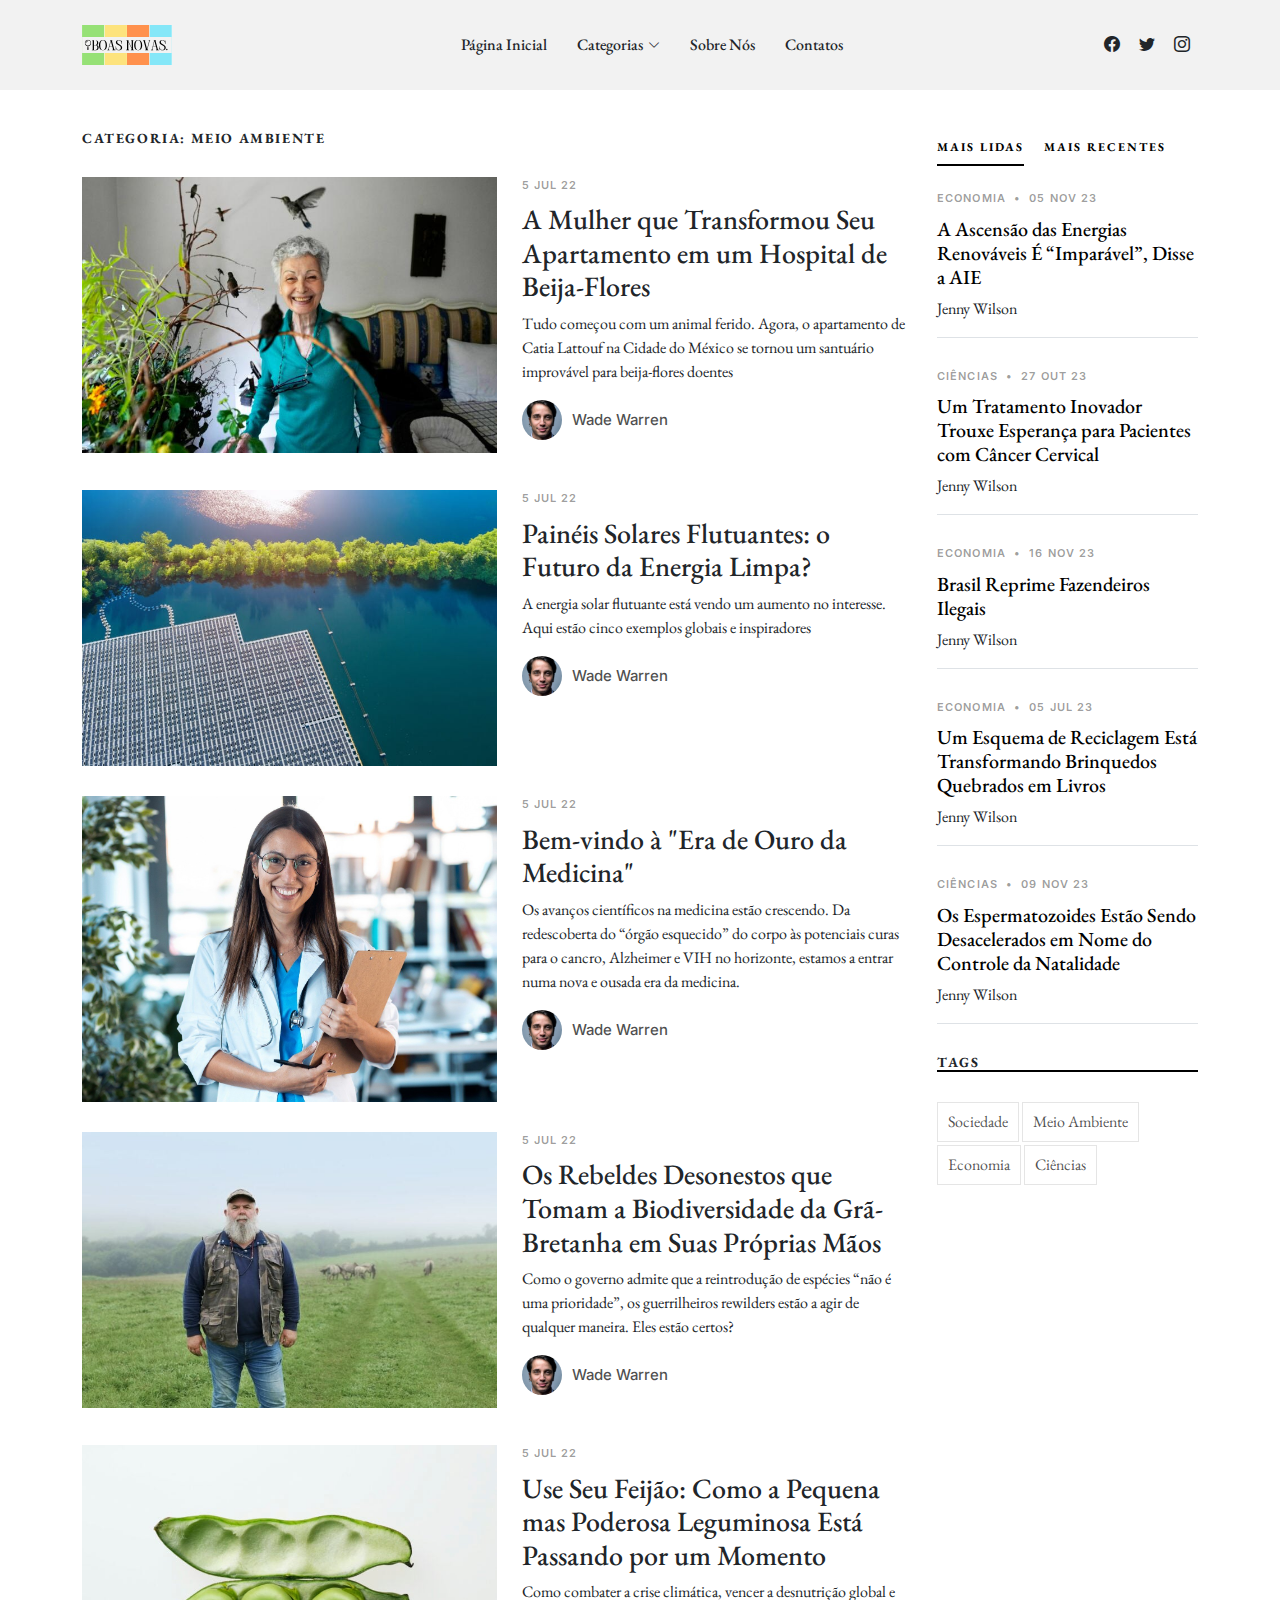
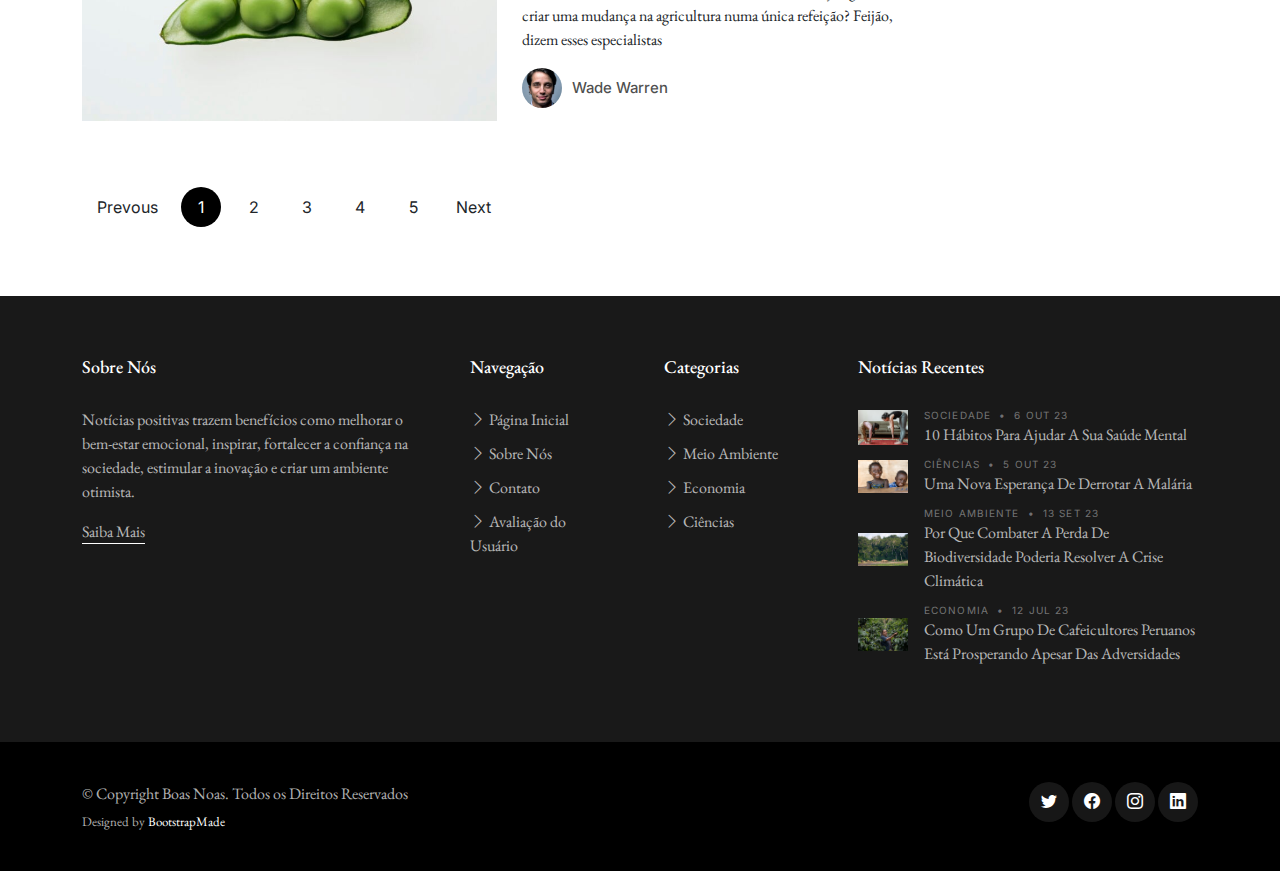
<file: meioambiente.html>
<!DOCTYPE html>
<html lang="en">

<head>
  <meta charset="utf-8">
  <meta content="width=device-width, initial-scale=1.0" name="viewport">

  <title>Boas Novas</title>
  <meta content="" name="description">
  <meta content="" name="keywords">

  <!-- Favicons -->
  <link href="assets/img/ícone - boas novas.svg" rel="icon">
  <link href="assets/img/apple-touch-icon.png" rel="apple-touch-icon">

  <!-- Google Fonts -->
  <link rel="preconnect" href="https://fonts.googleapis.com">
  <link rel="preconnect" href="https://fonts.gstatic.com" crossorigin>
  <link href="https://fonts.googleapis.com/css2?family=EB+Garamond:wght@400;500&family=Inter:wght@400;500&family=Playfair+Display:ital,wght@0,400;0,700;1,400;1,700&display=swap" rel="stylesheet">

  <!-- Vendor CSS Files -->
  <link href="assets/vendor/bootstrap/css/bootstrap.min.css" rel="stylesheet">
  <link href="assets/vendor/bootstrap-icons/bootstrap-icons.css" rel="stylesheet">
  <link href="assets/vendor/swiper/swiper-bundle.min.css" rel="stylesheet">
  <link href="assets/vendor/glightbox/css/glightbox.min.css" rel="stylesheet">
  <link href="assets/vendor/aos/aos.css" rel="stylesheet">

  <!-- Template Main CSS Files -->
  <link href="assets/css/variables.css" rel="stylesheet">
  <link href="assets/css/main.css" rel="stylesheet">

  <!-- =======================================================
  * Template Name: ZenBlog
  * Updated: Sep 18 2023 with Bootstrap v5.3.2
  * Template URL: https://bootstrapmade.com/zenblog-bootstrap-blog-template/
  * Author: BootstrapMade.com
  * License: https:///bootstrapmade.com/license/
  ======================================================== -->
</head>

<body>
  <!-- Header -->
  <header id="header" class="header d-flex align-items-center fixed-top">
    <div class="container-fluid container-xl d-flex align-items-center justify-content-between">

      <a href="index.html" class="logo d-flex align-items-center">
        <img src="assets/img/logo - boas novas.svg" alt="">
      </a>

      <nav id="navbar" class="navbar">
        <ul>
          <li><a href="index.html">Página Inicial</a></li>
          <li class="dropdown"><a href="#"><span>Categorias</span> <i class="bi bi-chevron-down dropdown-indicator"></i></a>
            <ul>
              <li><a href="sociedade.html">Sociedade</a></li>
              <li><a href="meioambiente.html">Meio Ambiente</a></li>
              <li><a href="economia.html">Economia</a></li>
              <li><a href="ciencias.html">Ciências</a></li>
            </ul>
          </li>

          <li><a href="about.html">Sobre Nós</a></li>
          <li><a href="contact.html">Contatos</a></li>
        </ul>
      </nav><!-- .navbar -->

      <div class="position-relative">
        <a href="https://www.facebook.com/positive.news.uk/" class="mx-2"><span class="bi-facebook"></span></a>
        <a href="https://twitter.com/PositiveNewsUK" class="mx-2"><span class="bi-twitter"></span></a>
        <a href="https://www.instagram.com/positivenewsuk/?utm_source=ig_web_button_share_sheet&igshid=OGQ5ZDc2ODk2ZA==" class="mx-2"><span class="bi-instagram"></span></a>
        <i class="bi mobile-nav-toggle bi-list"></i>
      </div>

    </div>

  </header><!-- End Header -->

  <main id="main">
    <section>
      <div class="container">
        <div class="row">

          <div class="col-md-9" data-aos="fade-up">
            <h3 class="category-title">Categoria: Meio Ambiente</h3>

            <div class="d-md-flex post-entry-2 half">
              <a href="single-post.html" class="me-4 thumbnail">
                <img src="assets/img/mb-1.jpg" alt="" class="img-fluid">
              </a>
              <div>
                <div class="post-meta"><span>5 Jul 22</span></div>
                <h3><a href="single-post.html">A Mulher que Transformou Seu Apartamento em um Hospital de Beija-Flores</a></h3>
                <p>Tudo começou com um animal ferido. Agora, o apartamento de Catia Lattouf na Cidade do México se tornou um santuário improvável para beija-flores doentes</p>
                <div class="d-flex align-items-center author">
                  <div class="photo"><img src="assets/img/person-4.jpg" alt="" class="img-fluid"></div>
                  <div class="name">
                    <h3 class="m-0 p-0">Wade Warren</h3>
                  </div>
                </div>
              </div>
            </div>

            <div class="d-md-flex post-entry-2 half">
              <a href="single-post.html" class="me-4 thumbnail">
                <img src="assets/img/mb-2.jpg" alt="" class="img-fluid">
              </a>
              <div>
                <div class="post-meta"><span>5 Jul 22</span></div>
                <h3><a href="single-post.html">Painéis Solares Flutuantes: o Futuro da Energia Limpa?</a></h3>
                <p>A energia solar flutuante está vendo um aumento no interesse. Aqui estão cinco exemplos globais e inspiradores</p>
                <div class="d-flex align-items-center author">
                  <div class="photo"><img src="assets/img/person-4.jpg" alt="" class="img-fluid"></div>
                  <div class="name">
                    <h3 class="m-0 p-0">Wade Warren</h3>
                  </div>
                </div>
              </div>
            </div>

            <div class="d-md-flex post-entry-2 half">
              <a href="single-post.html" class="me-4 thumbnail">
                <img src="assets/img/Single-Post.jpg" alt="" class="img-fluid">
              </a>
              <div>
                <div class="post-meta"><span>5 Jul 22</span></div>
                <h3><a href="single-post.html">Bem-vindo à "Era de Ouro da Medicina"</a></h3>
                <p>Os avanços científicos na medicina estão crescendo. Da redescoberta do “órgão esquecido” do corpo às potenciais curas para o cancro, Alzheimer e VIH no horizonte, estamos a entrar numa nova e ousada era da medicina.</p>
                <div class="d-flex align-items-center author">
                  <div class="photo"><img src="assets/img/person-4.jpg" alt="" class="img-fluid"></div>
                  <div class="name">
                    <h3 class="m-0 p-0">Wade Warren</h3>
                  </div>
                </div>
              </div>
            </div>

            <div class="d-md-flex post-entry-2 half">
              <a href="single-post.html" class="me-4 thumbnail">
                <img src="assets/img/mb-4.jpg" alt="" class="img-fluid">
              </a>
              <div>
                <div class="post-meta"><span>5 Jul 22</span></div>
                <h3><a href="single-post.html">Os Rebeldes Desonestos que Tomam a Biodiversidade da Grã-Bretanha em Suas Próprias Mãos</a></h3>
              <p>Como o governo admite que a reintrodução de espécies “não é uma prioridade”, os guerrilheiros rewilders estão a agir de qualquer maneira. Eles estão certos?</p>
                <div class="d-flex align-items-center author">
                  <div class="photo"><img src="assets/img/person-4.jpg" alt="" class="img-fluid"></div>
                  <div class="name">
                    <h3 class="m-0 p-0">Wade Warren</h3>
                  </div>
                </div>
              </div>
            </div>

            <div class="d-md-flex post-entry-2 half">
              <a href="single-post.html" class="me-4 thumbnail">
                <img src="assets/img/mb-5.jpg" alt="" class="img-fluid">
              </a>
              <div>
                <div class="post-meta"><span>5 Jul 22</span></div>
                <h3><a href="single-post.html">Use Seu Feijão: Como a Pequena mas Poderosa Leguminosa Está Passando por um Momento</a></h3>
                <p>Como combater a crise climática, vencer a desnutrição global e criar uma mudança na agricultura numa única refeição? Feijão, dizem esses especialistas</p>
                <div class="d-flex align-items-center author">
                  <div class="photo"><img src="assets/img/person-4.jpg" alt="" class="img-fluid"></div>
                  <div class="name">
                    <h3 class="m-0 p-0">Wade Warren</h3>
                  </div>
                </div>
              </div>
            </div>

            <div class="text-start py-4">
              <div class="custom-pagination">
                <a href="#" class="prev">Prevous</a>
                <a href="#" class="active">1</a>
                <a href="#">2</a>
                <a href="#">3</a>
                <a href="#">4</a>
                <a href="#">5</a>
                <a href="#" class="next">Next</a>
              </div>
            </div>
          </div>

          <div class="col-md-3">
            <!-- ======= Sidebar ======= -->
            <div class="aside-block">

              <ul class="nav nav-pills custom-tab-nav mb-4" id="pills-tab" role="tablist">
                <li class="nav-item" role="presentation">
                  <button class="nav-link active" id="pills-trending-tab" data-bs-toggle="pill" data-bs-target="#pills-trending" type="button" role="tab" aria-controls="pills-trending" aria-selected="true">Mais Lidas</button>
                </li>

                <li class="nav-item" role="presentation">
                  <button class="nav-link" id="pills-latest-tab" data-bs-toggle="pill" data-bs-target="#pills-latest" type="button" role="tab" aria-controls="pills-latest" aria-selected="false">Mais Recentes</button>
                </li>
              </ul>

              <div class="tab-content" id="pills-tabContent">

                <!-- Trending -->
                <div class="tab-pane fade show active" id="pills-trending" role="tabpanel" aria-labelledby="pills-trending-tab">

                  <div class="post-entry-1 border-bottom">
                    <div class="post-meta"><span class="date">Economia</span> <span class="mx-1">&bullet;</span> <span>05 Nov 23</span></div>
                    <h2 class="mb-2"><a href="#">A Ascensão das Energias Renováveis ​​É “Imparável”, Disse a AIE</a></h2>
                    <span class="author mb-3 d-block">Jenny Wilson</span>
                  </div>

                  <div class="post-entry-1 border-bottom">
                    <div class="post-meta"><span class="date">Ciências</span> <span class="mx-1">&bullet;</span> <span>27 Out 23</span></div>
                    <h2 class="mb-2"><a href="#">Um Tratamento Inovador Trouxe Esperança para Pacientes com Câncer Cervical</a></h2>
                    <span class="author mb-3 d-block">Jenny Wilson</span>
                  </div>

                  <div class="post-entry-1 border-bottom">
                    <div class="post-meta"><span class="date">Economia</span> <span class="mx-1">&bullet;</span> <span>16 Nov 23</span></div>
                    <h2 class="mb-2"><a href="#">Brasil Reprime Fazendeiros Ilegais</a></h2>
                    <span class="author mb-3 d-block">Jenny Wilson</span>
                  </div>

                  <div class="post-entry-1 border-bottom">
                    <div class="post-meta"><span class="date">Economia</span> <span class="mx-1">&bullet;</span> <span>05 Jul 23</span></div>
                    <h2 class="mb-2"><a href="#">Um Esquema de Reciclagem Está Transformando Brinquedos Quebrados em Livros</a></h2>
                    <span class="author mb-3 d-block">Jenny Wilson</span>
                  </div>

                  <div class="post-entry-1 border-bottom">
                    <div class="post-meta"><span class="date">Ciências</span> <span class="mx-1">&bullet;</span> <span>09 Nov 23</span></div>
                    <h2 class="mb-2"><a href="#">Os Espermatozoides Estão Sendo Desacelerados em Nome do Controle da Natalidade</a></h2>
                    <span class="author mb-3 d-block">Jenny Wilson</span>
                  </div>
                </div> <!-- End Trending -->

                <!-- Latest -->
                <div class="tab-pane fade" id="pills-latest" role="tabpanel" aria-labelledby="pills-latest-tab">
                  <div class="post-entry-1 border-bottom">
                    <div class="post-meta"><span class="date">Sociedade</span> <span class="mx-1">&bullet;</span> <span>6 OUT 23</span></div>
                    <h2 class="mb-2"><a href="single-post.html">10 Hábitos Para Ajudar A Sua Saúde Mental</a></h2>
                    <span class="author mb-3 d-block">Jenny Wilson</span>
                  </div>

                  <div class="post-entry-1 border-bottom">
                    <div class="post-meta d-block"><span class="date">Ciências</span> <span class="mx-1">&bullet;</span> <span>5 OUT 23</span></div>
                    <h2 class="mb-2"><a href="single-post.html">Uma Nova Esperança De Derrotar A Malária</a></h2>
                    <span class="author mb-3 d-block">Jenny Wilson</span>
                  </div>

                  <div class="post-entry-1 border-bottom">
                    <div class="post-meta d-block"><span class="date">Meio Ambiente</span> <span class="mx-1">&bullet;</span> <span>13 SET 23</span></div>
                    <h2 class="mb-2"><a href="single-post.html">Por Que Combater A Perda De Biodiversidade Poderia Resolver A Crise Climática</a></h2>
                    <span class="author mb-3 d-block">Jenny Wilson</span>
                  </div>

                  <div class="post-entry-1 border-bottom">
                    <div class="post-meta d-block"><span class="date">Economia</span> <span class="mx-1">&bullet;</span> <span>12 JUL 23</span></div>
                    <h2 class="mb-2"><a href="single-post.html">Como Um Grupo De Cafeicultores Peruanos Está Prosperando Apesar Das Adversidades</a></h2>
                    <span class="author mb-3 d-block">Jenny Wilson</span>
                  </div>

                  <div class="post-entry-1 border-bottom">
                    <div class="post-meta"><span class="date">Sociedade</span> <span class="mx-1">&bullet;</span> <span>3 Out 23</span></div>
                    <h2 class="mb-2"><a href="single-post.html">As Borboletas Da Libéria: Transformando As Vidas De Ex-Crianças-Soldados</a></h2>
                  </div>

                  <div class="post-entry-1 border-bottom">
                    <div class="post-meta"><span class="date">Economia</span> <span class="mx-1">&bullet;</span> <span>3 Ago 23</span></div>
                    <h2 class="mb-2"><a href="single-post.html">O Dono Da Mercearia “Desperdício Zero” Movido A Pedal Está Conquistando Os Supermercados</a></h2>
                    <span class="author mb-3 d-block">Jenny Wilson</span>
                  </div>

                  <div class="post-entry-1 border-bottom">
                    <div class="post-meta"><span class="date">Meio Ambiente</span> <span class="mx-1">&bullet;</span> <span>21 Ago 23</span></div>
                    <h2 class="mb-2"><a href="single-post.html">Bem-Vindo À Primeira Ilha Sem Desperdício Do Mundo</a></h2>
                    <span class="author mb-3 d-block">Jenny Wilson</span>
                  </div>

                </div> <!-- End Latest -->

              </div>
            </div>

            <div class="aside-block">
              <h3 class="aside-title">Tags</h3>
              <ul class="aside-tags list-unstyled">
                <li><a href="#">Sociedade</a></li>
                <li><a href="meioambiente.html">Meio Ambiente</a></li>
                <li><a href="economia.html">Economia</a></li>
                <li><a href="ciencias.html">Ciências</a></li>
              </ul>
            </div><!-- End Tags -->

          </div>

        </div>
      </div>
    </section>
  </main><!-- End #main -->

  <!-- ======= Footer ======= -->
  <footer id="footer" class="footer">

    <div class="footer-content">
      <div class="container">

        <div class="row g-5">
          <div class="col-lg-4">
            <h3 class="footer-heading">Sobre Nós</h3>
            <p>Notícias positivas trazem benefícios como melhorar o bem-estar emocional, inspirar, fortalecer a confiança na sociedade, estimular a inovação e criar um ambiente otimista.</p>
            <p><a href="about.html" class="footer-link-more">Saiba Mais</a></p>
          </div>
          <div class="col-6 col-lg-2">
            <h3 class="footer-heading">Navegação</h3>
            <ul class="footer-links list-unstyled">
              <li><a href="index.html"><i class="bi bi-chevron-right"></i> Página Inicial</a></li>
              <li><a href="about.html"><i class="bi bi-chevron-right"></i> Sobre Nós</a></li>
              <li><a href="contact.html"><i class="bi bi-chevron-right"></i> Contato</a></li>
              <li><a href="avaliacao.html"><i class="bi bi-chevron-right"></i> Avaliação do Usuário</a></li>
            </ul>
          </div>
          <div class="col-6 col-lg-2">
            <h3 class="footer-heading">Categorias</h3>
            <ul class="footer-links list-unstyled">
              <li><a href="sociedade.html"><i class="bi bi-chevron-right"></i> Sociedade </a></li>
              <li><a href="meioambiente.html"><i class="bi bi-chevron-right"></i> Meio Ambiente </a></li>
              <li><a href="economia.html"><i class="bi bi-chevron-right"></i> Economia </a></li>
              <li><a href="ciencias.html"><i class="bi bi-chevron-right"></i> Ciências </a></li>

            </ul>
          </div>

          <div class="col-lg-4">
            <h3 class="footer-heading">Notícias Recentes</h3>

            <ul class="footer-links footer-blog-entry list-unstyled">
              <li>
                <a href="single-post.html" class="d-flex align-items-center">
                  <img src="assets/img/post-landscape-1.jpg" alt="" class="img-fluid me-3">
                  <div>
                    <div class="post-meta d-block"><span class="date">Sociedade</span> <span class="mx-1">&bullet;</span> <span>6 OUT 23</span></div>
                    <span>10 Hábitos Para Ajudar A Sua Saúde Mental</span>
                  </div>
                </a>
              </li>

              <li>
                <a href="single-post.html" class="d-flex align-items-center">
                  <img src="assets/img/post-landscape-2.jpg" alt="" class="img-fluid me-3">
                  <div>
                    <div class="post-meta d-block"><span class="date">Ciências</span> <span class="mx-1">&bullet;</span> <span>5 OUT 23</span></div>
                    <span>Uma Nova Esperança De Derrotar A Malária</span>
                  </div>
                </a>
              </li>

              <li>
                <a href="single-post.html" class="d-flex align-items-center">
                  <img src="assets/img/post-landscape-5.jpg" alt="" class="img-fluid me-3">
                  <div>
                    <div class="post-meta d-block"><span class="date">Meio Ambiente</span> <span class="mx-1">&bullet;</span> <span>13 SET 23</span></div>
                    <span>Por Que Combater A Perda De Biodiversidade Poderia Resolver A Crise Climática</span>
                  </div>
                </a>
              </li>

              <li>
                <a href="single-post.html" class="d-flex align-items-center">
                  <img src="assets/img/post-landscape-7.jpg" alt="" class="img-fluid me-3">
                  <div>
                    <div class="post-meta d-block"><span class="date">Economia</span> <span class="mx-1">&bullet;</span> <span>12 JUL 23</span></div>
                    <span>Como Um Grupo De Cafeicultores Peruanos Está Prosperando Apesar Das Adversidades</span>
                  </div>
                </a>
              </li>

            </ul>

          </div>
        </div>
      </div>
    </div>

    <div class="footer-legal">
      <div class="container">

        <div class="row justify-content-between">
          <div class="col-md-6 text-center text-md-start mb-3 mb-md-0">
            <div class="copyright">
              © Copyright <strong><span>Boas Noas</span></strong>. Todos os Direitos Reservados
            </div>

            <div class="credits">
              <!-- All the links in the footer should remain intact. -->
              <!-- You can delete the links only if you purchased the pro version. -->
              <!-- Licensing information: https://bootstrapmade.com/license/ -->
              <!-- Purchase the pro version with working PHP/AJAX contact form: https://bootstrapmade.com/herobiz-bootstrap-business-template/ -->
              Designed by <a href="https://bootstrapmade.com/">BootstrapMade</a>
            </div>

          </div>

          <div class="col-md-6">
            <div class="social-links mb-3 mb-lg-0 text-center text-md-end">
              <a href="https://twitter.com/PositiveNewsUK" class="twitter"><i class="bi bi-twitter"></i></a>
              <a href="https://www.facebook.com/positive.news.uk/" class="facebook"><i class="bi bi-facebook"></i></a>
              <a href="https://www.instagram.com/positivenewsuk/" class="instagram"><i class="bi bi-instagram"></i></a>
              <a href="https://www.linkedin.com/company/positivenews" class="linkedin"><i class="bi bi-linkedin"></i></a>
            </div>

          </div>

        </div>

      </div>
    </div>

  </footer>

  <a href="#" class="scroll-top d-flex align-items-center justify-content-center"><i class="bi bi-arrow-up-short"></i></a>

  <!-- Vendor JS Files -->
  <script src="assets/vendor/bootstrap/js/bootstrap.bundle.min.js"></script>
  <script src="assets/vendor/swiper/swiper-bundle.min.js"></script>
  <script src="assets/vendor/glightbox/js/glightbox.min.js"></script>
  <script src="assets/vendor/aos/aos.js"></script>

  <!-- Template Main JS File -->
  <script src="assets/js/main.js"></script>

</body>

</html>
</file>
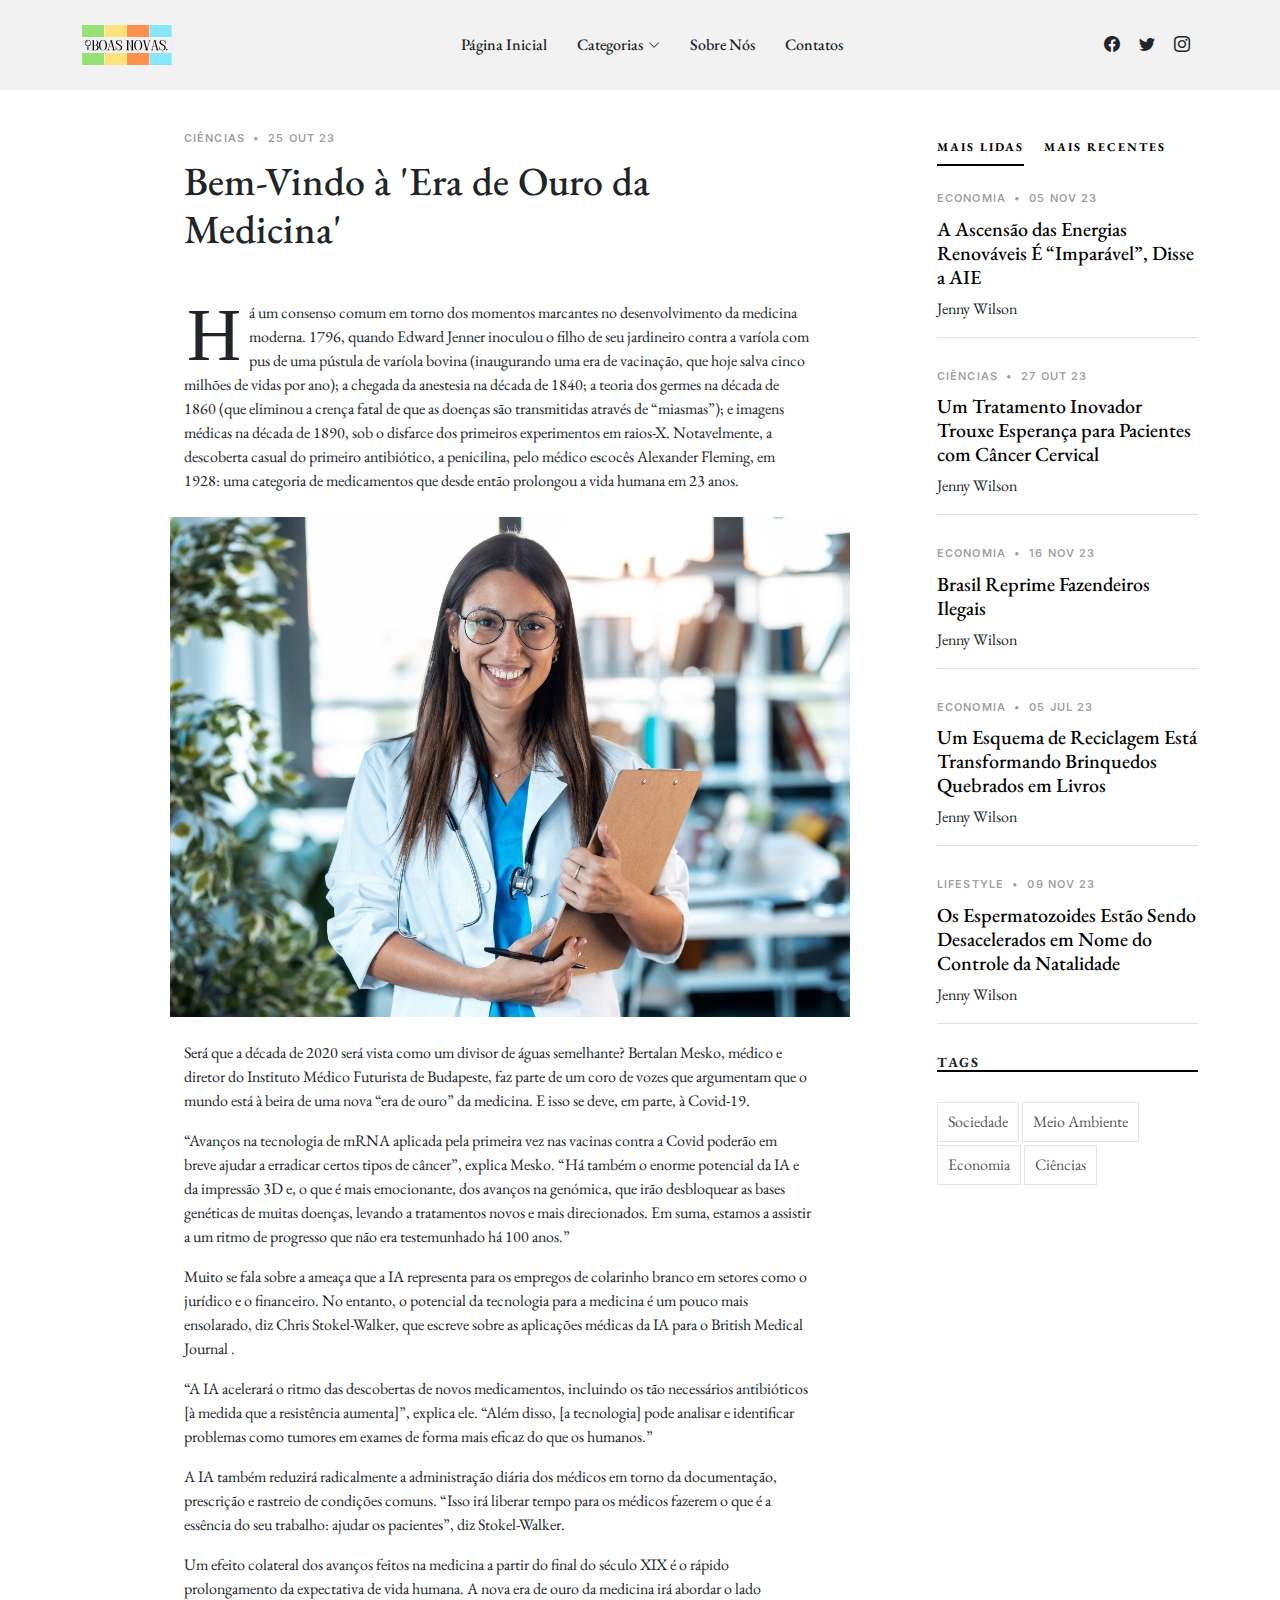
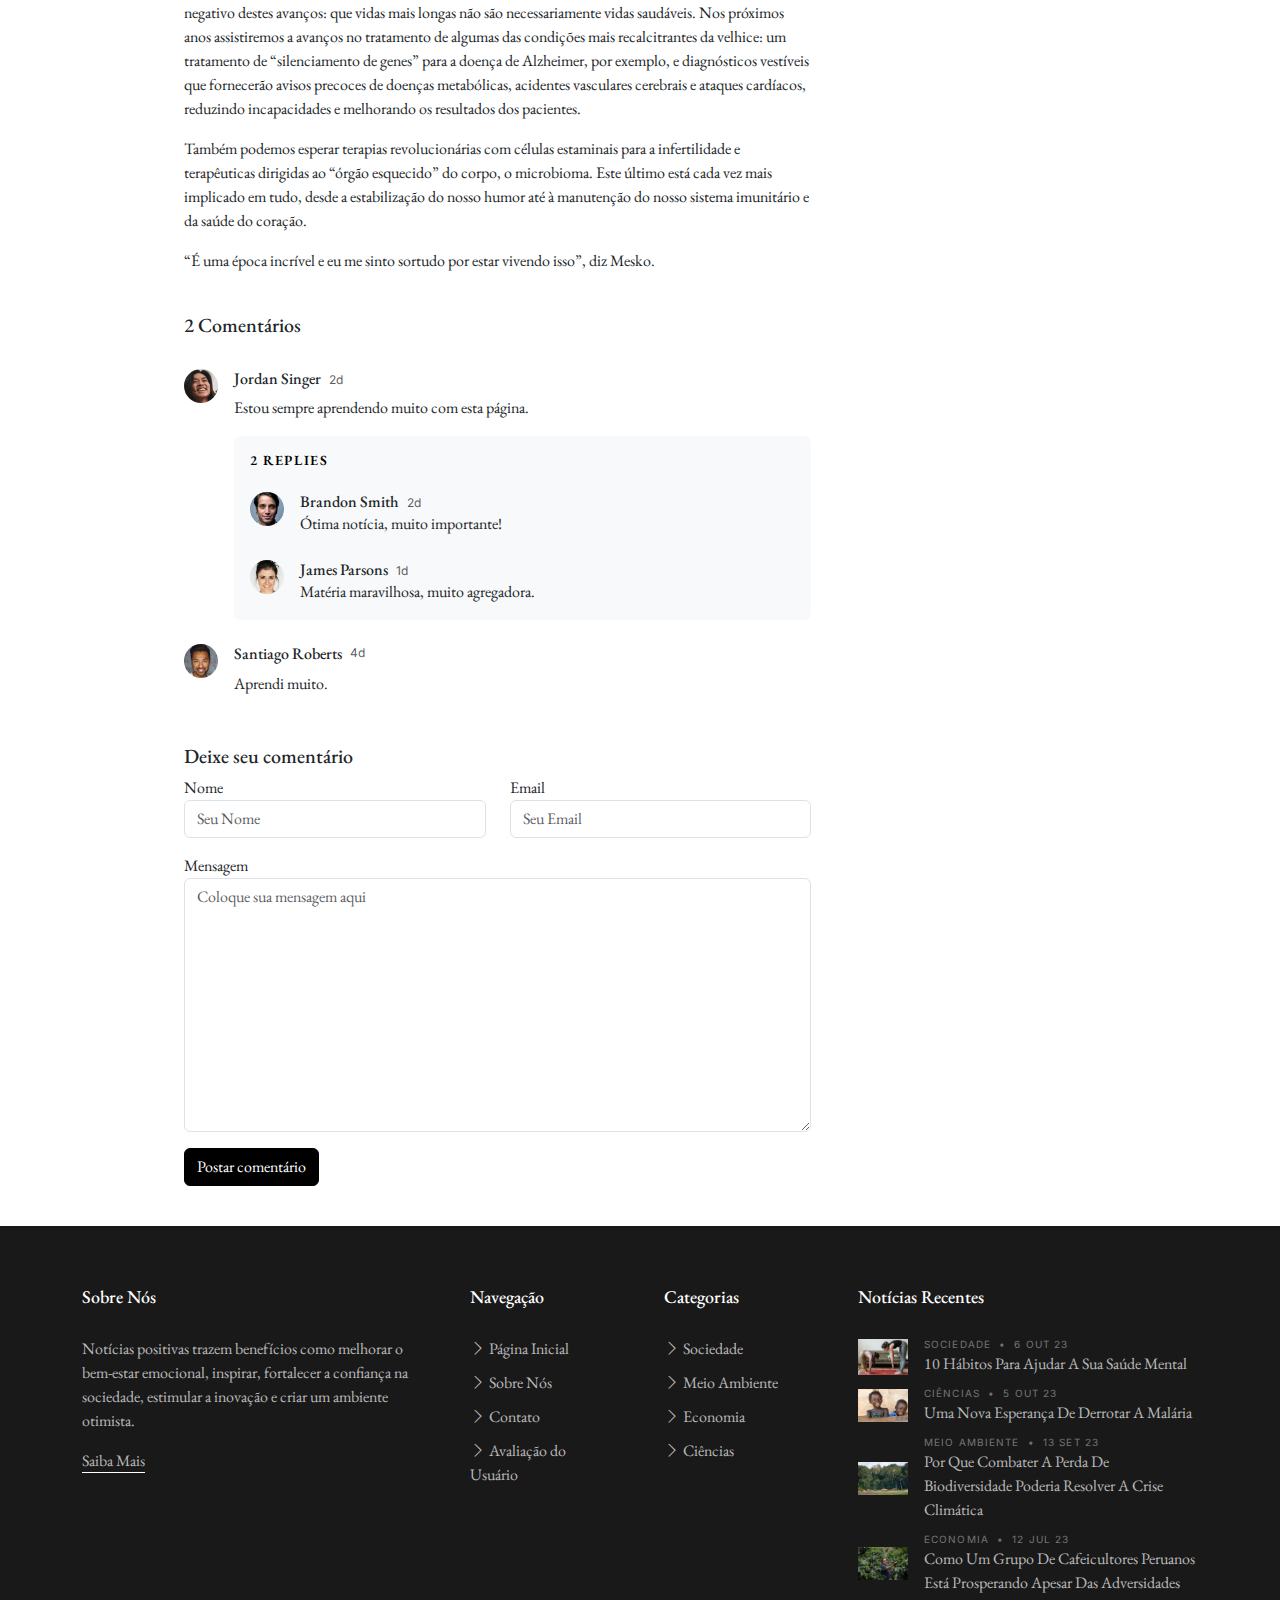
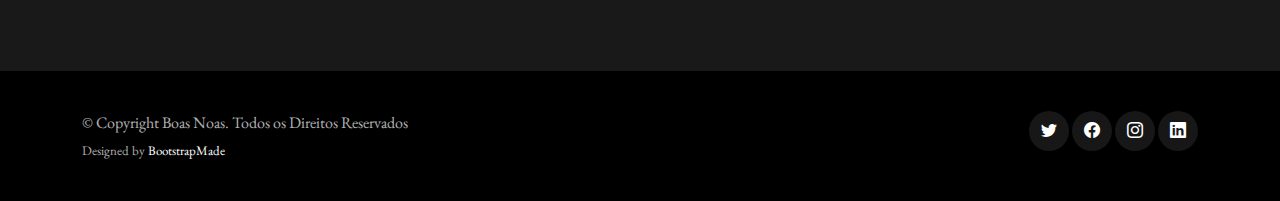
<file: single-post.html>
<!DOCTYPE html>
<html lang="en">

<head>
  <meta charset="utf-8">
  <meta content="width=device-width, initial-scale=1.0" name="viewport">

  <title>Boas Novas</title>
  <meta content="" name="description">
  <meta content="" name="keywords">

  <!-- Favicons -->
  <link href="assets/img/ícone - boas novas.svg" rel="icon">
  <link href="assets/img/apple-touch-icon.png" rel="apple-touch-icon">

  <!-- Google Fonts -->
  <link rel="preconnect" href="https://fonts.googleapis.com">
  <link rel="preconnect" href="https://fonts.gstatic.com" crossorigin>
  <link href="https://fonts.googleapis.com/css2?family=EB+Garamond:wght@400;500&family=Inter:wght@400;500&family=Playfair+Display:ital,wght@0,400;0,700;1,400;1,700&display=swap" rel="stylesheet">

  <!-- Vendor CSS Files -->
  <link href="assets/vendor/bootstrap/css/bootstrap.min.css" rel="stylesheet">
  <link href="assets/vendor/bootstrap-icons/bootstrap-icons.css" rel="stylesheet">
  <link href="assets/vendor/swiper/swiper-bundle.min.css" rel="stylesheet">
  <link href="assets/vendor/glightbox/css/glightbox.min.css" rel="stylesheet">
  <link href="assets/vendor/aos/aos.css" rel="stylesheet">

  <!-- Template Main CSS Files -->
  <link href="assets/css/variables.css" rel="stylesheet">
  <link href="assets/css/main.css" rel="stylesheet">

  <!-- =======================================================
  * Template Name: ZenBlog
  * Updated: Sep 18 2023 with Bootstrap v5.3.2
  * Template URL: https://bootstrapmade.com/zenblog-bootstrap-blog-template/
  * Author: BootstrapMade.com
  * License: https:///bootstrapmade.com/license/
  ======================================================== -->
</head>

<body>

  <!-- ======= Header ======= -->
  <header id="header" class="header d-flex align-items-center fixed-top">
    <div class="container-fluid container-xl d-flex align-items-center justify-content-between">

      <a href="index.html" class="logo d-flex align-items-center">
        <img src="assets/img/logo - boas novas.svg" alt="">
      </a>

      <nav id="navbar" class="navbar">
        <ul>
          <li><a href="index.html">Página Inicial</a></li>
          <li class="dropdown"><a href="#"><span>Categorias</span> <i class="bi bi-chevron-down dropdown-indicator"></i></a>
            <ul>
              <li><a href="sociedade.html">Sociedade</a></li>
              <li><a href="meioambiente.html">Meio Ambiente</a></li>
              <li><a href="economia.html">Economia</a></li>
              <li><a href="ciencias.html">Ciências</a></li>
            </ul>
          </li>

          <li><a href="about.html">Sobre Nós</a></li>
          <li><a href="contact.html">Contatos</a></li>
        </ul>
      </nav><!-- .navbar -->

      <div class="position-relative">
        <a href="https://www.facebook.com/positive.news.uk/" class="mx-2"><span class="bi-facebook"></span></a>
        <a href="https://twitter.com/PositiveNewsUK" class="mx-2"><span class="bi-twitter"></span></a>
        <a href="https://www.instagram.com/positivenewsuk/?utm_source=ig_web_button_share_sheet&igshid=OGQ5ZDc2ODk2ZA==" class="mx-2"><span class="bi-instagram"></span></a>
        <i class="bi mobile-nav-toggle bi-list"></i>
      </div>

    </div>

  </header><!-- End Header -->

  <main id="main">

    <section class="single-post-content">
      <div class="container">
        <div class="row">
          <div class="col-md-9 post-content" data-aos="fade-up">

            <!-- ======= Single Post Content ======= -->
            <div class="single-post">
              <div class="post-meta"><span class="date">Ciências</span> <span class="mx-1">&bullet;</span> <span>25 OUT 23</span></div>
              <h1 class="mb-5">Bem-Vindo à 'Era de Ouro da Medicina'</h1>
              <p><span class="firstcharacter">H</span>á um consenso comum em torno dos momentos marcantes no desenvolvimento da medicina moderna. 1796, quando Edward Jenner inoculou o filho de seu jardineiro contra a varíola com pus de uma pústula de varíola bovina (inaugurando uma era de vacinação, que hoje salva cinco milhões de vidas por ano); a chegada da anestesia na década de 1840; a teoria dos germes na década de 1860 (que eliminou a crença fatal de que as doenças são transmitidas através de “miasmas”); e imagens médicas na década de 1890, sob o disfarce dos primeiros experimentos em raios-X. Notavelmente, a descoberta casual do primeiro antibiótico, a penicilina, pelo médico escocês Alexander Fleming, em 1928: uma categoria de medicamentos que desde então prolongou a vida humana em 23 anos.</p>

              <figure class="my-4 ">
                <div class="text-center ">
                  <img src="assets/img/Single-Post.jpg" alt="" class="img-bg img-fluid img-responsive">
                </div>
              </figure>
              <p>Será que a década de 2020 será vista como um divisor de águas semelhante? Bertalan Mesko, médico e diretor do Instituto Médico Futurista de Budapeste, faz parte de um coro de vozes que argumentam que o mundo está à beira de uma nova “era de ouro” da medicina. E isso se deve, em parte, à Covid-19.</p>
              <p>“Avanços na tecnologia de mRNA aplicada pela primeira vez nas vacinas contra a Covid poderão em breve ajudar a erradicar certos tipos de câncer”, explica Mesko. “Há também o enorme potencial da IA ​​e da impressão 3D e, o que é mais emocionante, dos avanços na genómica, que irão desbloquear as bases genéticas de muitas doenças, levando a tratamentos novos e mais direcionados. Em suma, estamos a assistir a um ritmo de progresso que não era testemunhado há 100 anos.”</p>
              <p>Muito se fala sobre a ameaça que a IA representa para os empregos de colarinho branco em setores como o jurídico e o financeiro. No entanto, o potencial da tecnologia para a medicina é um pouco mais ensolarado, diz Chris Stokel-Walker, que escreve sobre as aplicações médicas da IA ​​para o British Medical Journal .</p>
              <p>“A IA acelerará o ritmo das descobertas de novos medicamentos, incluindo os tão necessários antibióticos [à medida que a resistência aumenta]”, explica ele. “Além disso, [a tecnologia] pode analisar e identificar problemas como tumores em exames de forma mais eficaz do que os humanos.”</p>
              <p>A IA também reduzirá radicalmente a administração diária dos médicos em torno da documentação, prescrição e rastreio de condições comuns. “Isso irá liberar tempo para os médicos fazerem o que é a essência do seu trabalho: ajudar os pacientes”, diz Stokel-Walker.</p>
              <p>Um efeito colateral dos avanços feitos na medicina a partir do final do século XIX é o rápido prolongamento da expectativa de vida humana. A nova era de ouro da medicina irá abordar o lado negativo destes avanços: que vidas mais longas não são necessariamente vidas saudáveis. Nos próximos anos assistiremos a avanços no tratamento de algumas das condições mais recalcitrantes da velhice: um tratamento de “silenciamento de genes” para a doença de Alzheimer, por exemplo, e diagnósticos vestíveis que fornecerão avisos precoces de doenças metabólicas, acidentes vasculares cerebrais e ataques cardíacos, reduzindo incapacidades e melhorando os resultados dos pacientes.</p>
              <p>Também podemos esperar terapias revolucionárias com células estaminais para a infertilidade e terapêuticas dirigidas ao “órgão esquecido” do corpo, o microbioma. Este último está cada vez mais implicado em tudo, desde a estabilização do nosso humor até à manutenção do nosso sistema imunitário e da saúde do coração.</p>
              <p>“É uma época incrível e eu me sinto sortudo por estar vivendo isso”, diz Mesko.</p>
            </div><!-- End Single Post Content -->

            <!-- ======= Comments ======= -->
            <div class="comments">
              <h5 class="comment-title py-4">2 Comentários</h5>
              <div class="comment d-flex mb-4">
                <div class="flex-shrink-0">
                  <div class="avatar avatar-sm rounded-circle">
                    <img class="avatar-img" src="assets/img/person-5.jpg" alt="" class="img-fluid">
                  </div>
                </div>
                <div class="flex-grow-1 ms-2 ms-sm-3">
                  <div class="comment-meta d-flex align-items-baseline">
                    <h6 class="me-2">Jordan Singer</h6>
                    <span class="text-muted">2d</span>
                  </div>
                  <div class="comment-body">
                  Estou sempre aprendendo muito com esta página.  
                  </div>

                  <div class="comment-replies bg-light p-3 mt-3 rounded">
                    <h6 class="comment-replies-title mb-4 text-muted text-uppercase">2 replies</h6>

                    <div class="reply d-flex mb-4">
                      <div class="flex-shrink-0">
                        <div class="avatar avatar-sm rounded-circle">
                          <img class="avatar-img" src="assets/img/person-4.jpg" alt="" class="img-fluid">
                        </div>
                      </div>
                      <div class="flex-grow-1 ms-2 ms-sm-3">
                        <div class="reply-meta d-flex align-items-baseline">
                          <h6 class="mb-0 me-2">Brandon Smith</h6>
                          <span class="text-muted">2d</span>
                        </div>
                        <div class="reply-body">
                          Ótima notícia, muito importante!
                        </div>
                      </div>
                    </div>
                    <div class="reply d-flex">
                      <div class="flex-shrink-0">
                        <div class="avatar avatar-sm rounded-circle">
                          <img class="avatar-img" src="assets/img/person-3.jpg" alt="" class="img-fluid">
                        </div>
                      </div>
                      <div class="flex-grow-1 ms-2 ms-sm-3">
                        <div class="reply-meta d-flex align-items-baseline">
                          <h6 class="mb-0 me-2">James Parsons</h6>
                          <span class="text-muted">1d</span>
                        </div>
                        <div class="reply-body">
                          Matéria maravilhosa, muito agregadora.
                        </div>
                      </div>
                    </div>
                  </div>
                </div>
              </div>
              <div class="comment d-flex">
                <div class="flex-shrink-0">
                  <div class="avatar avatar-sm rounded-circle">
                    <img class="avatar-img" src="assets/img/person-2.jpg" alt="" class="img-fluid">
                  </div>
                </div>
                <div class="flex-shrink-1 ms-2 ms-sm-3">
                  <div class="comment-meta d-flex">
                    <h6 class="me-2">Santiago Roberts</h6>
                    <span class="text-muted">4d</span>
                  </div>
                  <div class="comment-body">
                    Aprendi muito.
                  </div>
                </div>
              </div>
            </div><!-- End Comments -->

            <!-- ======= Comments Form ======= -->
            <div class="row justify-content-center mt-5">

              <div class="col-lg-12">
                <h5 class="comment-title">Deixe seu comentário</h5>
                <div class="row">
                  <div class="col-lg-6 mb-3">
                    <label for="comment-name">Nome</label>
                    <input type="text" class="form-control" id="comment-name" placeholder="Seu Nome">
                  </div>
                  <div class="col-lg-6 mb-3">
                    <label for="comment-email">Email</label>
                    <input type="text" class="form-control" id="comment-email" placeholder="Seu Email">
                  </div>
                  <div class="col-12 mb-3">
                    <label for="comment-message">Mensagem</label>

                    <textarea class="form-control" id="comment-message" placeholder="Coloque sua mensagem aqui" cols="30" rows="10"></textarea>
                  </div>
                  <div class="col-12">
                    <input type="submit" class="btn btn-primary" value="Postar comentário">
                  </div>
                </div>
              </div>
            </div><!-- End Comments Form -->

          </div>
          <div class="col-md-3">
            <!-- ======= Sidebar ======= -->
            <div class="aside-block">

              <ul class="nav nav-pills custom-tab-nav mb-4" id="pills-tab" role="tablist">
                <li class="nav-item" role="presentation">
                  <button class="nav-link active" id="pills-trending-tab" data-bs-toggle="pill" data-bs-target="#pills-trending" type="button" role="tab" aria-controls="pills-trending" aria-selected="true">Mais Lidas</button>
                </li>

                <li class="nav-item" role="presentation">
                  <button class="nav-link" id="pills-latest-tab" data-bs-toggle="pill" data-bs-target="#pills-latest" type="button" role="tab" aria-controls="pills-latest" aria-selected="false">Mais Recentes</button>
                </li>
              </ul>

              <div class="tab-content" id="pills-tabContent">

                <!-- Trending -->
                <div class="tab-pane fade show active" id="pills-trending" role="tabpanel" aria-labelledby="pills-trending-tab">

                  <div class="post-entry-1 border-bottom">
                    <div class="post-meta"><span class="date">Economia</span> <span class="mx-1">&bullet;</span> <span>05 Nov 23</span></div>
                    <h2 class="mb-2"><a href="#">A Ascensão das Energias Renováveis ​​É “Imparável”, Disse a AIE</a></h2>
                    <span class="author mb-3 d-block">Jenny Wilson</span>
                  </div>

                  <div class="post-entry-1 border-bottom">
                    <div class="post-meta"><span class="date">Ciências</span> <span class="mx-1">&bullet;</span> <span>27 Out 23</span></div>
                    <h2 class="mb-2"><a href="#">Um Tratamento Inovador Trouxe Esperança para Pacientes com Câncer Cervical</a></h2>
                    <span class="author mb-3 d-block">Jenny Wilson</span>
                  </div>

                  <div class="post-entry-1 border-bottom">
                    <div class="post-meta"><span class="date">Economia</span> <span class="mx-1">&bullet;</span> <span>16 Nov 23</span></div>
                    <h2 class="mb-2"><a href="#">Brasil Reprime Fazendeiros Ilegais</a></h2>
                    <span class="author mb-3 d-block">Jenny Wilson</span>
                  </div>

                  <div class="post-entry-1 border-bottom">
                    <div class="post-meta"><span class="date">Economia</span> <span class="mx-1">&bullet;</span> <span>05 Jul 23</span></div>
                    <h2 class="mb-2"><a href="#">Um Esquema de Reciclagem Está Transformando Brinquedos Quebrados em Livros</a></h2>
                    <span class="author mb-3 d-block">Jenny Wilson</span>
                  </div>

                  <div class="post-entry-1 border-bottom">
                    <div class="post-meta"><span class="date">Lifestyle</span> <span class="mx-1">&bullet;</span> <span>09 Nov 23</span></div>
                    <h2 class="mb-2"><a href="#">Os Espermatozoides Estão Sendo Desacelerados em Nome do Controle da Natalidade</a></h2>
                    <span class="author mb-3 d-block">Jenny Wilson</span>
                  </div>
                </div> <!-- End Trending -->

                <!-- Latest -->
                <div class="tab-pane fade" id="pills-latest" role="tabpanel" aria-labelledby="pills-latest-tab">
                  <div class="post-entry-1 border-bottom">
                    <div class="post-meta"><span class="date">Sociedade</span> <span class="mx-1">&bullet;</span> <span>6 OUT 23</span></div>
                    <h2 class="mb-2"><a href="single-post.html">10 Hábitos Para Ajudar A Sua Saúde Mental</a></h2>
                    <span class="author mb-3 d-block">Jenny Wilson</span>
                  </div>

                  <div class="post-entry-1 border-bottom">
                    <div class="post-meta d-block"><span class="date">Ciências</span> <span class="mx-1">&bullet;</span> <span>5 OUT 23</span></div>
                    <h2 class="mb-2"><a href="single-post.html">Uma Nova Esperança De Derrotar A Malária</a></h2>
                    <span class="author mb-3 d-block">Jenny Wilson</span>
                  </div>

                  <div class="post-entry-1 border-bottom">
                    <div class="post-meta d-block"><span class="date">Meio Ambiente</span> <span class="mx-1">&bullet;</span> <span>13 SET 23</span></div>
                    <h2 class="mb-2"><a href="single-post.html">Por Que Combater A Perda De Biodiversidade Poderia Resolver A Crise Climática</a></h2>
                    <span class="author mb-3 d-block">Jenny Wilson</span>
                  </div>

                  <div class="post-entry-1 border-bottom">
                    <div class="post-meta d-block"><span class="date">Economia</span> <span class="mx-1">&bullet;</span> <span>12 JUL 23</span></div>
                    <h2 class="mb-2"><a href="single-post.html">Como Um Grupo De Cafeicultores Peruanos Está Prosperando Apesar Das Adversidades</a></h2>
                    <span class="author mb-3 d-block">Jenny Wilson</span>
                  </div>

                  <div class="post-entry-1 border-bottom">
                    <div class="post-meta"><span class="date">Sociedade</span> <span class="mx-1">&bullet;</span> <span>3 Out 23</span></div>
                    <h2 class="mb-2"><a href="single-post.html">As Borboletas Da Libéria: Transformando As Vidas De Ex-Crianças-Soldados</a></h2>
                  </div>

                  <div class="post-entry-1 border-bottom">
                    <div class="post-meta"><span class="date">Economia</span> <span class="mx-1">&bullet;</span> <span>3 Ago 23</span></div>
                    <h2 class="mb-2"><a href="single-post.html">O Dono Da Mercearia “Desperdício Zero” Movido A Pedal Está Conquistando Os Supermercados</a></h2>
                    <span class="author mb-3 d-block">Jenny Wilson</span>
                  </div>

                  <div class="post-entry-1 border-bottom">
                    <div class="post-meta"><span class="date">Meio Ambiente</span> <span class="mx-1">&bullet;</span> <span>21 Ago 23</span></div>
                    <h2 class="mb-2"><a href="single-post.html">Bem-Vindo À Primeira Ilha Sem Desperdício Do Mundo</a></h2>
                    <span class="author mb-3 d-block">Jenny Wilson</span>
                  </div>

                </div> <!-- End Latest -->

              </div>
            </div>

            <div class="aside-block">
              <h3 class="aside-title">Tags</h3>
              <ul class="aside-tags list-unstyled">
                <li><a href="#">Sociedade</a></li>
                <li><a href="meioambiente.html">Meio Ambiente</a></li>
                <li><a href="economia.html">Economia</a></li>
                <li><a href="ciencias.html">Ciências</a></li>
              </ul>
            </div><!-- End Tags -->

          </div>
        </div>
      </div>
    </section>
  </main><!-- End #main -->

 <!-- ======= Footer ======= -->
 <footer id="footer" class="footer">

  <div class="footer-content">
    <div class="container">

      <div class="row g-5">
        <div class="col-lg-4">
          <h3 class="footer-heading">Sobre Nós</h3>
          <p>Notícias positivas trazem benefícios como melhorar o bem-estar emocional, inspirar, fortalecer a confiança na sociedade, estimular a inovação e criar um ambiente otimista.</p>
          <p><a href="about.html" class="footer-link-more">Saiba Mais</a></p>
        </div>
        <div class="col-6 col-lg-2">
          <h3 class="footer-heading">Navegação</h3>
          <ul class="footer-links list-unstyled">
            <li><a href="index.html"><i class="bi bi-chevron-right"></i> Página Inicial</a></li>
            <li><a href="about.html"><i class="bi bi-chevron-right"></i> Sobre Nós</a></li>
            <li><a href="contact.html"><i class="bi bi-chevron-right"></i> Contato</a></li>
            <li><a href="avaliacao.html"><i class="bi bi-chevron-right"></i> Avaliação do Usuário</a></li>
          </ul>
        </div>
        <div class="col-6 col-lg-2">
          <h3 class="footer-heading">Categorias</h3>
          <ul class="footer-links list-unstyled">
            <li><a href="sociedade.html"><i class="bi bi-chevron-right"></i> Sociedade </a></li>
            <li><a href="meioambiente.html"><i class="bi bi-chevron-right"></i> Meio Ambiente </a></li>
            <li><a href="economia.html"><i class="bi bi-chevron-right"></i> Economia </a></li>
            <li><a href="ciencias.html"><i class="bi bi-chevron-right"></i> Ciências </a></li>

          </ul>
        </div>

        <div class="col-lg-4">
          <h3 class="footer-heading">Notícias Recentes</h3>

          <ul class="footer-links footer-blog-entry list-unstyled">
            <li>
              <a href="single-post.html" class="d-flex align-items-center">
                <img src="assets/img/post-landscape-1.jpg" alt="" class="img-fluid me-3">
                <div>
                  <div class="post-meta d-block"><span class="date">Sociedade</span> <span class="mx-1">&bullet;</span> <span>6 OUT 23</span></div>
                  <span>10 Hábitos Para Ajudar A Sua Saúde Mental</span>
                </div>
              </a>
            </li>

            <li>
              <a href="single-post.html" class="d-flex align-items-center">
                <img src="assets/img/post-landscape-2.jpg" alt="" class="img-fluid me-3">
                <div>
                  <div class="post-meta d-block"><span class="date">Ciências</span> <span class="mx-1">&bullet;</span> <span>5 OUT 23</span></div>
                  <span>Uma Nova Esperança De Derrotar A Malária</span>
                </div>
              </a>
            </li>

            <li>
              <a href="single-post.html" class="d-flex align-items-center">
                <img src="assets/img/post-landscape-5.jpg" alt="" class="img-fluid me-3">
                <div>
                  <div class="post-meta d-block"><span class="date">Meio Ambiente</span> <span class="mx-1">&bullet;</span> <span>13 SET 23</span></div>
                  <span>Por Que Combater A Perda De Biodiversidade Poderia Resolver A Crise Climática</span>
                </div>
              </a>
            </li>

            <li>
              <a href="single-post.html" class="d-flex align-items-center">
                <img src="assets/img/post-landscape-7.jpg" alt="" class="img-fluid me-3">
                <div>
                  <div class="post-meta d-block"><span class="date">Economia</span> <span class="mx-1">&bullet;</span> <span>12 JUL 23</span></div>
                  <span>Como Um Grupo De Cafeicultores Peruanos Está Prosperando Apesar Das Adversidades</span>
                </div>
              </a>
            </li>

          </ul>

        </div>
      </div>
    </div>
  </div>

  <div class="footer-legal">
    <div class="container">

      <div class="row justify-content-between">
        <div class="col-md-6 text-center text-md-start mb-3 mb-md-0">
          <div class="copyright">
            © Copyright <strong><span>Boas Noas</span></strong>. Todos os Direitos Reservados
          </div>

          <div class="credits">
            <!-- All the links in the footer should remain intact. -->
            <!-- You can delete the links only if you purchased the pro version. -->
            <!-- Licensing information: https://bootstrapmade.com/license/ -->
            <!-- Purchase the pro version with working PHP/AJAX contact form: https://bootstrapmade.com/herobiz-bootstrap-business-template/ -->
            Designed by <a href="https://bootstrapmade.com/">BootstrapMade</a>
          </div>

        </div>

        <div class="col-md-6">
          <div class="social-links mb-3 mb-lg-0 text-center text-md-end">
            <a href="https://twitter.com/PositiveNewsUK" class="twitter"><i class="bi bi-twitter"></i></a>
            <a href="https://www.facebook.com/positive.news.uk/" class="facebook"><i class="bi bi-facebook"></i></a>
            <a href="https://www.instagram.com/positivenewsuk/" class="instagram"><i class="bi bi-instagram"></i></a>
            <a href="https://www.linkedin.com/company/positivenews" class="linkedin"><i class="bi bi-linkedin"></i></a>
          </div>

        </div>

      </div>

    </div>
  </div>

</footer>

  <a href="#" class="scroll-top d-flex align-items-center justify-content-center"><i class="bi bi-arrow-up-short"></i></a>

  <!-- Vendor JS Files -->
  <script src="assets/vendor/bootstrap/js/bootstrap.bundle.min.js"></script>
  <script src="assets/vendor/swiper/swiper-bundle.min.js"></script>
  <script src="assets/vendor/glightbox/js/glightbox.min.js"></script>
  <script src="assets/vendor/aos/aos.js"></script>

  <!-- Template Main JS File -->
  <script src="assets/js/main.js"></script>

</body>

</html>
</file>
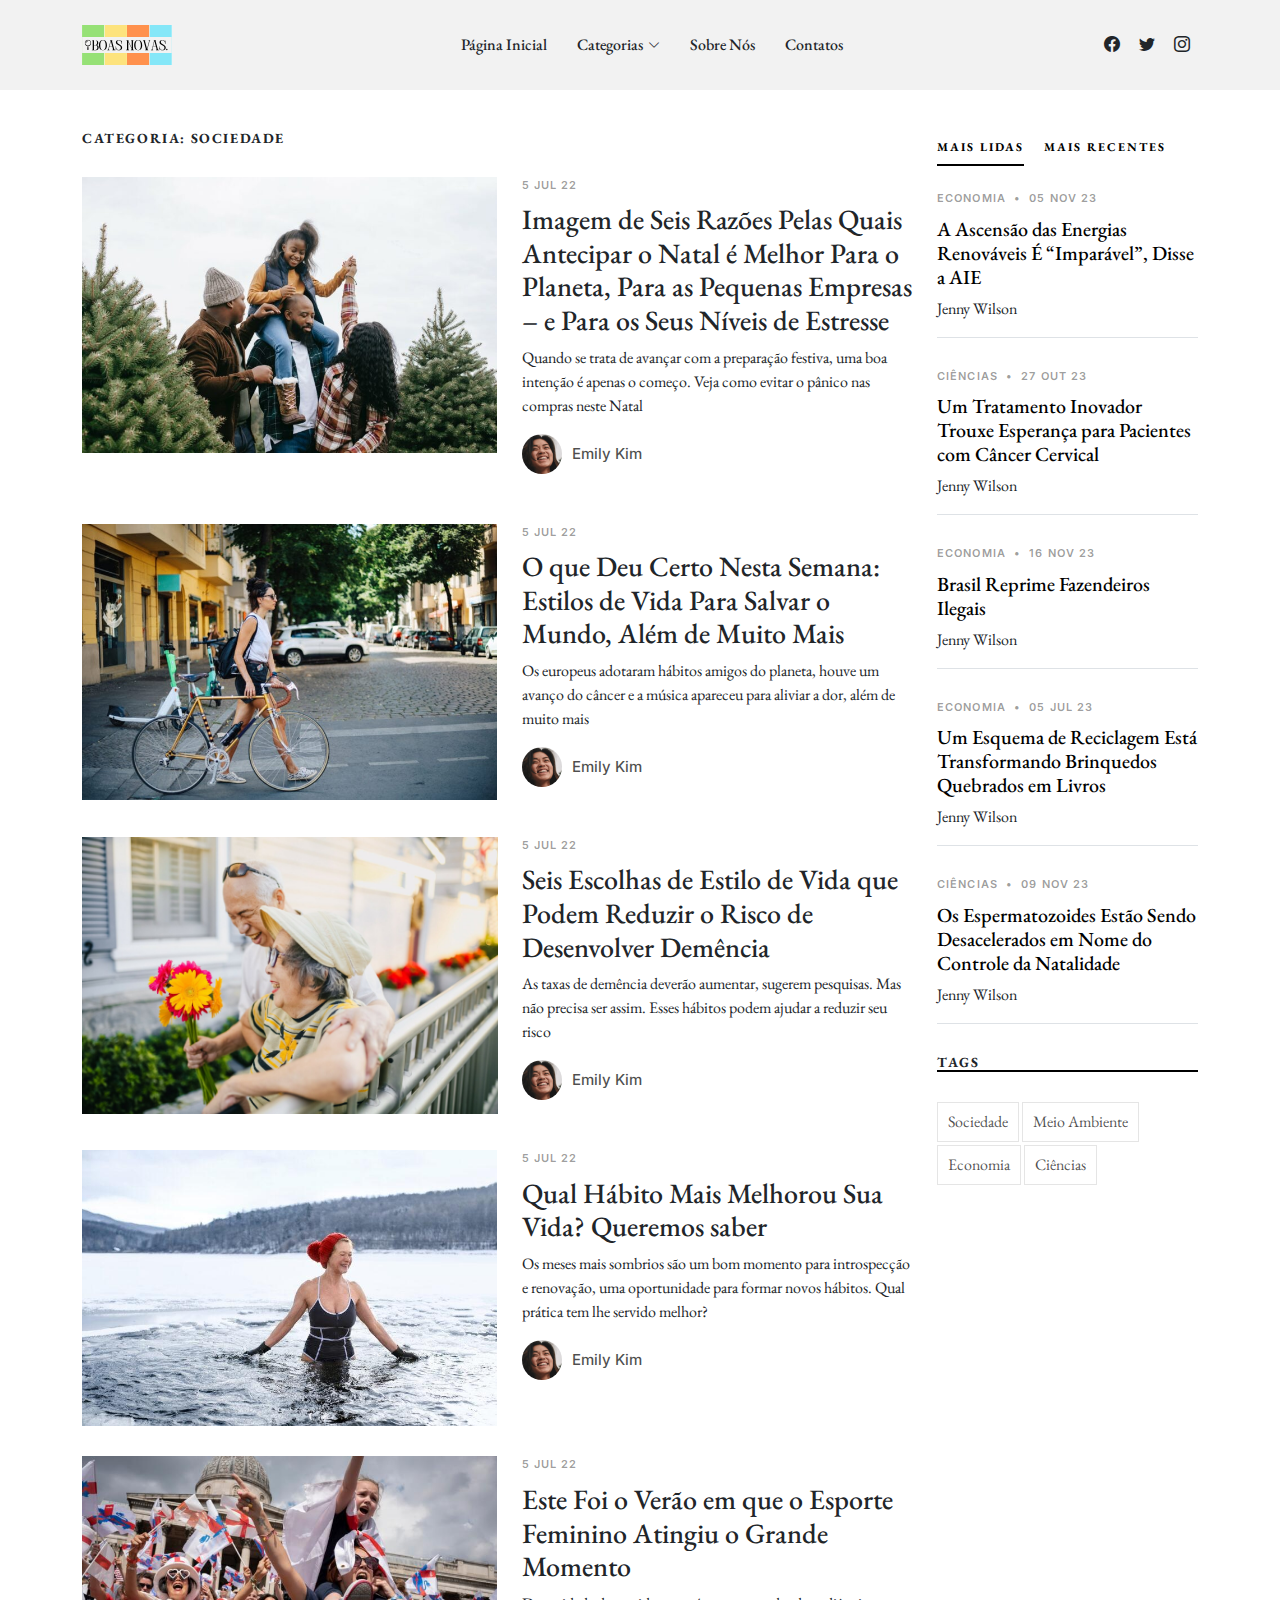
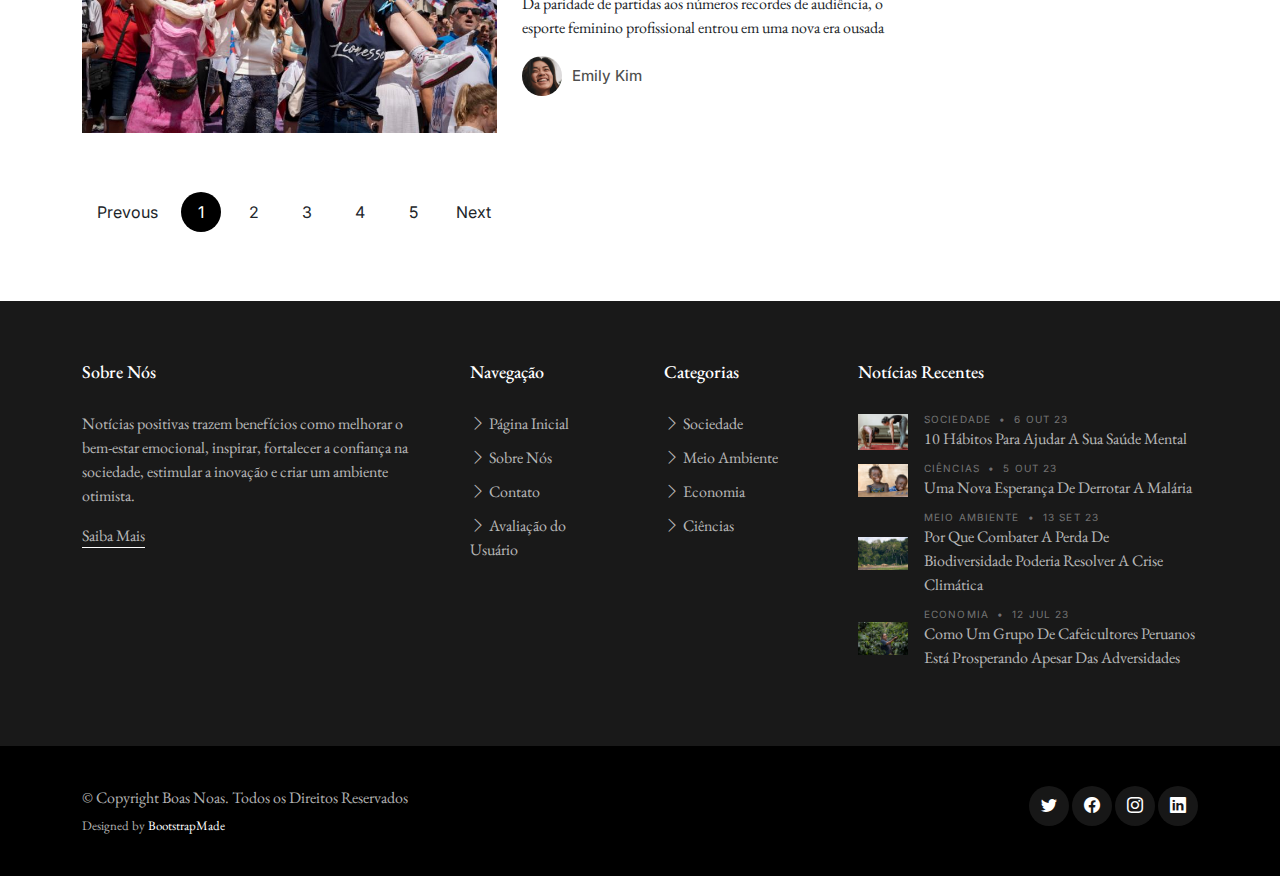
<file: sociedade.html>
<!DOCTYPE html>
<html lang="en">

<head>
  <meta charset="utf-8">
  <meta content="width=device-width, initial-scale=1.0" name="viewport">

  <title>Boas Novas</title>
  <meta content="" name="description">
  <meta content="" name="keywords">

  <!-- Favicons -->
  <link href="assets/img/ícone - boas novas.svg" rel="icon">
  <link href="assets/img/apple-touch-icon.png" rel="apple-touch-icon">

  <!-- Google Fonts -->
  <link rel="preconnect" href="https://fonts.googleapis.com">
  <link rel="preconnect" href="https://fonts.gstatic.com" crossorigin>
  <link href="https://fonts.googleapis.com/css2?family=EB+Garamond:wght@400;500&family=Inter:wght@400;500&family=Playfair+Display:ital,wght@0,400;0,700;1,400;1,700&display=swap" rel="stylesheet">

  <!-- Vendor CSS Files -->
  <link href="assets/vendor/bootstrap/css/bootstrap.min.css" rel="stylesheet">
  <link href="assets/vendor/bootstrap-icons/bootstrap-icons.css" rel="stylesheet">
  <link href="assets/vendor/swiper/swiper-bundle.min.css" rel="stylesheet">
  <link href="assets/vendor/glightbox/css/glightbox.min.css" rel="stylesheet">
  <link href="assets/vendor/aos/aos.css" rel="stylesheet">

  <!-- Template Main CSS Files -->
  <link href="assets/css/variables.css" rel="stylesheet">
  <link href="assets/css/main.css" rel="stylesheet">

  <!-- =======================================================
  * Template Name: ZenBlog
  * Updated: Sep 18 2023 with Bootstrap v5.3.2
  * Template URL: https://bootstrapmade.com/zenblog-bootstrap-blog-template/
  * Author: BootstrapMade.com
  * License: https:///bootstrapmade.com/license/
  ======================================================== -->
</head>

<body>
    <!-- Header -->
    <header id="header" class="header d-flex align-items-center fixed-top">
        <div class="container-fluid container-xl d-flex align-items-center justify-content-between">
    
          <a href="index.html" class="logo d-flex align-items-center">
            <img src="assets/img/logo - boas novas.svg" alt="">
          </a>
    
          <nav id="navbar" class="navbar">
            <ul>
              <li><a href="index.html">Página Inicial</a></li>
              <li class="dropdown"><a href="#"><span>Categorias</span> <i class="bi bi-chevron-down dropdown-indicator"></i></a>
                <ul>
                  <li><a href="sociedade.html">Sociedade</a></li>
                  <li><a href="meioambiente.html">Meio Ambiente</a></li>
                  <li><a href="economia.html">Economia</a></li>
                  <li><a href="ciencias.html">Ciências</a></li>
                </ul>
              </li>
    
              <li><a href="about.html">Sobre Nós</a></li>
              <li><a href="contact.html">Contatos</a></li>
            </ul>
          </nav><!-- .navbar -->
    
          <div class="position-relative">
            <a href="https://www.facebook.com/positive.news.uk/" class="mx-2"><span class="bi-facebook"></span></a>
            <a href="https://twitter.com/PositiveNewsUK" class="mx-2"><span class="bi-twitter"></span></a>
            <a href="https://www.instagram.com/positivenewsuk/?utm_source=ig_web_button_share_sheet&igshid=OGQ5ZDc2ODk2ZA==" class="mx-2"><span class="bi-instagram"></span></a>
            <i class="bi mobile-nav-toggle bi-list"></i>
          </div>
    
        </div>
    
      </header><!-- End Header -->
  <main id="main">
    <section>
      <div class="container">
        <div class="row">

          <div class="col-md-9" data-aos="fade-up">
            <h3 class="category-title">Categoria: Sociedade</h3>

            <div class="d-md-flex post-entry-2 half">
              <a href="single-post.html" class="me-4 thumbnail">
                <img src="assets/img/sociedade-1.jpg" alt="" class="img-fluid">
              </a>
              <div>
                <div class="post-meta"><span>5 Jul 22</span></div>
                <h3><a href="single-post.html">Imagem de Seis Razões Pelas Quais Antecipar o Natal é Melhor Para o Planeta, Para as Pequenas Empresas – e Para os Seus Níveis de Estresse</a></h3>
                <p>Quando se trata de avançar com a preparação festiva, uma boa intenção é apenas o começo. Veja como evitar o pânico nas compras neste Natal</p>
                <div class="d-flex align-items-center author">
                  <div class="photo"><img src="assets/img/person-5.jpg" alt="" class="img-fluid"></div>
                  <div class="name">
                    <h3 class="m-0 p-0">Emily Kim</h3>
                  </div>
                </div>
              </div>
            </div>

            <div class="d-md-flex post-entry-2 half">
              <a href="single-post.html" class="me-4 thumbnail">
                <img src="assets/img/sociedade-2.jpg" alt="" class="img-fluid">
              </a>
              <div>
                <div class="post-meta"><span>5 Jul 22</span></div>
                <h3><a href="single-post.html">O que Deu Certo Nesta Semana: Estilos de Vida Para Salvar o Mundo, Além de Muito Mais</a></h3>
                <p>Os europeus adotaram hábitos amigos do planeta, houve um avanço do câncer e a música apareceu para aliviar a dor, além de muito mais</p>
                <div class="d-flex align-items-center author">
                  <div class="photo"><img src="assets/img/person-5.jpg" alt="" class="img-fluid"></div>
                  <div class="name">
                    <h3 class="m-0 p-0">Emily Kim</h3>
                  </div>
                </div>
              </div>
            </div>

            <div class="d-md-flex post-entry-2 half">
              <a href="single-post.html" class="me-4 thumbnail">
                <img src="assets/img/sociedade-3.jpg" alt="" class="img-fluid">
              </a>
              <div>
                <div class="post-meta"><span>5 Jul 22</span></div>
                <h3><a href="single-post.html">Seis Escolhas de Estilo de Vida que Podem Reduzir o Risco de Desenvolver Demência</a></h3>
              <p>As taxas de demência deverão aumentar, sugerem pesquisas. Mas não precisa ser assim. Esses hábitos podem ajudar a reduzir seu risco</p>
                <div class="d-flex align-items-center author">
                  <div class="photo"><img src="assets/img/person-5.jpg" alt="" class="img-fluid"></div>
                  <div class="name">
                    <h3 class="m-0 p-0">Emily Kim</h3>
                  </div>
                </div>
              </div>
            </div>

            <div class="d-md-flex post-entry-2 half">
              <a href="single-post.html" class="me-4 thumbnail">
                <img src="assets/img/sociedade-4.jpg" alt="" class="img-fluid">
              </a>
              <div>
                <div class="post-meta"><span>5 Jul 22</span></div>
                <h3><a href="single-post.html">Qual Hábito Mais Melhorou Sua Vida? Queremos saber</a></h3>
              <p>Os meses mais sombrios são um bom momento para introspecção e renovação, uma oportunidade para formar novos hábitos. Qual prática tem lhe servido melhor?</p>
                <div class="d-flex align-items-center author">
                  <div class="photo"><img src="assets/img/person-5.jpg" alt="" class="img-fluid"></div>
                  <div class="name">
                    <h3 class="m-0 p-0">Emily Kim</h3>
                  </div>
                </div>
              </div>
            </div>

            <div class="d-md-flex post-entry-2 half">
              <a href="single-post.html" class="me-4 thumbnail">
                <img src="assets/img/sociedade-5.jpg" alt="" class="img-fluid">
              </a>
              <div>
                <div class="post-meta"><span>5 Jul 22</span></div>
                <h3><a href="single-post.html">Este Foi o Verão em que o Esporte Feminino Atingiu o Grande Momento</a></h3>
                <p>Da paridade de partidas aos números recordes de audiência, o esporte feminino profissional entrou em uma nova era ousada</p>
                <div class="d-flex align-items-center author">
                  <div class="photo"><img src="assets/img/person-5.jpg" alt="" class="img-fluid"></div>
                  <div class="name">
                    <h3 class="m-0 p-0">Emily Kim</h3>
                  </div>
                </div>
              </div>
            </div>

            <div class="text-start py-4">
              <div class="custom-pagination">
                <a href="#" class="prev">Prevous</a>
                <a href="#" class="active">1</a>
                <a href="#">2</a>
                <a href="#">3</a>
                <a href="#">4</a>
                <a href="#">5</a>
                <a href="#" class="next">Next</a>
              </div>
            </div>
          </div>

          <div class="col-md-3">
            <!-- ======= Sidebar ======= -->
            <div class="aside-block">

              <ul class="nav nav-pills custom-tab-nav mb-4" id="pills-tab" role="tablist">
                <li class="nav-item" role="presentation">
                  <button class="nav-link active" id="pills-trending-tab" data-bs-toggle="pill" data-bs-target="#pills-trending" type="button" role="tab" aria-controls="pills-trending" aria-selected="true">Mais Lidas</button>
                </li>

                <li class="nav-item" role="presentation">
                  <button class="nav-link" id="pills-latest-tab" data-bs-toggle="pill" data-bs-target="#pills-latest" type="button" role="tab" aria-controls="pills-latest" aria-selected="false">Mais Recentes</button>
                </li>
              </ul>

              <div class="tab-content" id="pills-tabContent">

                <!-- Trending -->
                <div class="tab-pane fade show active" id="pills-trending" role="tabpanel" aria-labelledby="pills-trending-tab">

                  <div class="post-entry-1 border-bottom">
                    <div class="post-meta"><span class="date">Economia</span> <span class="mx-1">&bullet;</span> <span>05 Nov 23</span></div>
                    <h2 class="mb-2"><a href="#">A Ascensão das Energias Renováveis ​​É “Imparável”, Disse a AIE</a></h2>
                    <span class="author mb-3 d-block">Jenny Wilson</span>
                  </div>

                  <div class="post-entry-1 border-bottom">
                    <div class="post-meta"><span class="date">Ciências</span> <span class="mx-1">&bullet;</span> <span>27 Out 23</span></div>
                    <h2 class="mb-2"><a href="#">Um Tratamento Inovador Trouxe Esperança para Pacientes com Câncer Cervical</a></h2>
                    <span class="author mb-3 d-block">Jenny Wilson</span>
                  </div>

                  <div class="post-entry-1 border-bottom">
                    <div class="post-meta"><span class="date">Economia</span> <span class="mx-1">&bullet;</span> <span>16 Nov 23</span></div>
                    <h2 class="mb-2"><a href="#">Brasil Reprime Fazendeiros Ilegais</a></h2>
                    <span class="author mb-3 d-block">Jenny Wilson</span>
                  </div>

                  <div class="post-entry-1 border-bottom">
                    <div class="post-meta"><span class="date">Economia</span> <span class="mx-1">&bullet;</span> <span>05 Jul 23</span></div>
                    <h2 class="mb-2"><a href="#">Um Esquema de Reciclagem Está Transformando Brinquedos Quebrados em Livros</a></h2>
                    <span class="author mb-3 d-block">Jenny Wilson</span>
                  </div>

                  <div class="post-entry-1 border-bottom">
                    <div class="post-meta"><span class="date">Ciências</span> <span class="mx-1">&bullet;</span> <span>09 Nov 23</span></div>
                    <h2 class="mb-2"><a href="#">Os Espermatozoides Estão Sendo Desacelerados em Nome do Controle da Natalidade</a></h2>
                    <span class="author mb-3 d-block">Jenny Wilson</span>
                  </div>
                </div> <!-- End Trending -->

                <!-- Latest -->
                <div class="tab-pane fade" id="pills-latest" role="tabpanel" aria-labelledby="pills-latest-tab">
                  <div class="post-entry-1 border-bottom">
                    <div class="post-meta"><span class="date">Sociedade</span> <span class="mx-1">&bullet;</span> <span>6 OUT 23</span></div>
                    <h2 class="mb-2"><a href="single-post.html">10 Hábitos Para Ajudar A Sua Saúde Mental</a></h2>
                    <span class="author mb-3 d-block">Jenny Wilson</span>
                  </div>

                  <div class="post-entry-1 border-bottom">
                    <div class="post-meta d-block"><span class="date">Ciências</span> <span class="mx-1">&bullet;</span> <span>5 OUT 23</span></div>
                    <h2 class="mb-2"><a href="single-post.html">Uma Nova Esperança De Derrotar A Malária</a></h2>
                    <span class="author mb-3 d-block">Jenny Wilson</span>
                  </div>

                  <div class="post-entry-1 border-bottom">
                    <div class="post-meta d-block"><span class="date">Meio Ambiente</span> <span class="mx-1">&bullet;</span> <span>13 SET 23</span></div>
                    <h2 class="mb-2"><a href="single-post.html">Por Que Combater A Perda De Biodiversidade Poderia Resolver A Crise Climática</a></h2>
                    <span class="author mb-3 d-block">Jenny Wilson</span>
                  </div>

                  <div class="post-entry-1 border-bottom">
                    <div class="post-meta d-block"><span class="date">Economia</span> <span class="mx-1">&bullet;</span> <span>12 JUL 23</span></div>
                    <h2 class="mb-2"><a href="single-post.html">Como Um Grupo De Cafeicultores Peruanos Está Prosperando Apesar Das Adversidades</a></h2>
                    <span class="author mb-3 d-block">Jenny Wilson</span>
                  </div>

                  <div class="post-entry-1 border-bottom">
                    <div class="post-meta"><span class="date">Sociedade</span> <span class="mx-1">&bullet;</span> <span>3 Out 23</span></div>
                    <h2 class="mb-2"><a href="single-post.html">As Borboletas Da Libéria: Transformando As Vidas De Ex-Crianças-Soldados</a></h2>
                  </div>

                  <div class="post-entry-1 border-bottom">
                    <div class="post-meta"><span class="date">Economia</span> <span class="mx-1">&bullet;</span> <span>3 Ago 23</span></div>
                    <h2 class="mb-2"><a href="single-post.html">O Dono Da Mercearia “Desperdício Zero” Movido A Pedal Está Conquistando Os Supermercados</a></h2>
                    <span class="author mb-3 d-block">Jenny Wilson</span>
                  </div>

                  <div class="post-entry-1 border-bottom">
                    <div class="post-meta"><span class="date">Meio Ambiente</span> <span class="mx-1">&bullet;</span> <span>21 Ago 23</span></div>
                    <h2 class="mb-2"><a href="single-post.html">Bem-Vindo À Primeira Ilha Sem Desperdício Do Mundo</a></h2>
                    <span class="author mb-3 d-block">Jenny Wilson</span>
                  </div>

                </div> <!-- End Latest -->

              </div>
            </div>

            <div class="aside-block">
              <h3 class="aside-title">Tags</h3>
              <ul class="aside-tags list-unstyled">
                <li><a href="#">Sociedade</a></li>
                <li><a href="meioambiente.html">Meio Ambiente</a></li>
                <li><a href="economia.html">Economia</a></li>
                <li><a href="ciencias.html">Ciências</a></li>
              </ul>
            </div><!-- End Tags -->

          </div>

        </div>
      </div>
    </section>
  </main><!-- End #main -->

 <!-- ======= Footer ======= -->
 <footer id="footer" class="footer">

    <div class="footer-content">
      <div class="container">

        <div class="row g-5">
          <div class="col-lg-4">
            <h3 class="footer-heading">Sobre Nós</h3>
            <p>Notícias positivas trazem benefícios como melhorar o bem-estar emocional, inspirar, fortalecer a confiança na sociedade, estimular a inovação e criar um ambiente otimista.</p>
            <p><a href="about.html" class="footer-link-more">Saiba Mais</a></p>
          </div>
          <div class="col-6 col-lg-2">
            <h3 class="footer-heading">Navegação</h3>
            <ul class="footer-links list-unstyled">
              <li><a href="index.html"><i class="bi bi-chevron-right"></i> Página Inicial</a></li>
              <li><a href="about.html"><i class="bi bi-chevron-right"></i> Sobre Nós</a></li>
              <li><a href="contact.html"><i class="bi bi-chevron-right"></i> Contato</a></li>
              <li><a href="avaliacao.html"><i class="bi bi-chevron-right"></i> Avaliação do Usuário</a></li>
            </ul>
          </div>
          <div class="col-6 col-lg-2">
            <h3 class="footer-heading">Categorias</h3>
            <ul class="footer-links list-unstyled">
              <li><a href="sociedade.html"><i class="bi bi-chevron-right"></i> Sociedade </a></li>
              <li><a href="meioambiente.html"><i class="bi bi-chevron-right"></i> Meio Ambiente </a></li>
              <li><a href="economia.html"><i class="bi bi-chevron-right"></i> Economia </a></li>
              <li><a href="ciencias.html"><i class="bi bi-chevron-right"></i> Ciências </a></li>

            </ul>
          </div>

          <div class="col-lg-4">
            <h3 class="footer-heading">Notícias Recentes</h3>

            <ul class="footer-links footer-blog-entry list-unstyled">
              <li>
                <a href="single-post.html" class="d-flex align-items-center">
                  <img src="assets/img/post-landscape-1.jpg" alt="" class="img-fluid me-3">
                  <div>
                    <div class="post-meta d-block"><span class="date">Sociedade</span> <span class="mx-1">&bullet;</span> <span>6 OUT 23</span></div>
                    <span>10 Hábitos Para Ajudar A Sua Saúde Mental</span>
                  </div>
                </a>
              </li>

              <li>
                <a href="single-post.html" class="d-flex align-items-center">
                  <img src="assets/img/post-landscape-2.jpg" alt="" class="img-fluid me-3">
                  <div>
                    <div class="post-meta d-block"><span class="date">Ciências</span> <span class="mx-1">&bullet;</span> <span>5 OUT 23</span></div>
                    <span>Uma Nova Esperança De Derrotar A Malária</span>
                  </div>
                </a>
              </li>

              <li>
                <a href="single-post.html" class="d-flex align-items-center">
                  <img src="assets/img/post-landscape-5.jpg" alt="" class="img-fluid me-3">
                  <div>
                    <div class="post-meta d-block"><span class="date">Meio Ambiente</span> <span class="mx-1">&bullet;</span> <span>13 SET 23</span></div>
                    <span>Por Que Combater A Perda De Biodiversidade Poderia Resolver A Crise Climática</span>
                  </div>
                </a>
              </li>

              <li>
                <a href="single-post.html" class="d-flex align-items-center">
                  <img src="assets/img/post-landscape-7.jpg" alt="" class="img-fluid me-3">
                  <div>
                    <div class="post-meta d-block"><span class="date">Economia</span> <span class="mx-1">&bullet;</span> <span>12 JUL 23</span></div>
                    <span>Como Um Grupo De Cafeicultores Peruanos Está Prosperando Apesar Das Adversidades</span>
                  </div>
                </a>
              </li>

            </ul>

          </div>
        </div>
      </div>
    </div>

    <div class="footer-legal">
      <div class="container">

        <div class="row justify-content-between">
          <div class="col-md-6 text-center text-md-start mb-3 mb-md-0">
            <div class="copyright">
              © Copyright <strong><span>Boas Noas</span></strong>. Todos os Direitos Reservados
            </div>

            <div class="credits">
              <!-- All the links in the footer should remain intact. -->
              <!-- You can delete the links only if you purchased the pro version. -->
              <!-- Licensing information: https://bootstrapmade.com/license/ -->
              <!-- Purchase the pro version with working PHP/AJAX contact form: https://bootstrapmade.com/herobiz-bootstrap-business-template/ -->
              Designed by <a href="https://bootstrapmade.com/">BootstrapMade</a>
            </div>

          </div>

          <div class="col-md-6">
            <div class="social-links mb-3 mb-lg-0 text-center text-md-end">
              <a href="https://twitter.com/PositiveNewsUK" class="twitter"><i class="bi bi-twitter"></i></a>
              <a href="https://www.facebook.com/positive.news.uk/" class="facebook"><i class="bi bi-facebook"></i></a>
              <a href="https://www.instagram.com/positivenewsuk/" class="instagram"><i class="bi bi-instagram"></i></a>
              <a href="https://www.linkedin.com/company/positivenews" class="linkedin"><i class="bi bi-linkedin"></i></a>
            </div>

          </div>

        </div>

      </div>
    </div>

  </footer>

  <a href="#" class="scroll-top d-flex align-items-center justify-content-center"><i class="bi bi-arrow-up-short"></i></a>

  <!-- Vendor JS Files -->
  <script src="assets/vendor/bootstrap/js/bootstrap.bundle.min.js"></script>
  <script src="assets/vendor/swiper/swiper-bundle.min.js"></script>
  <script src="assets/vendor/glightbox/js/glightbox.min.js"></script>
  <script src="assets/vendor/aos/aos.js"></script>
  <!-- Template Main JS File -->
  <script src="assets/js/main.js"></script>

</body>

</html>
</file>
<file: assets/css/variables.css>
/**
* Template Name: ZenBlog
* File: variables.css
* Description: Easily customize colors, typography, and other repetitive properties used in the template main stylesheet file main.css
* 
* Template URL: https://bootstrapmade.com/zenblog-bootstrap-blog-template/
* Author: BootstrapMade.com
* License: https://bootstrapmade.com/license/
* 
* Contents:
* 1. ZenBlog template variables 
* 2. Override default Bootstrap variables
* 3. Set color and background class names
*
* Learn more about CSS variables at https://developer.mozilla.org/en-US/docs/Web/CSS/Using_CSS_custom_properties
*/

/*--------------------------------------------------------------
# 1. ZenBlog template variables 
--------------------------------------------------------------*/
:root {

  /* Fonts */
  --font-default: 'EB Garamond', system-ui, -apple-system, "Segoe UI", Roboto, "Helvetica Neue", Arial, "Noto Sans", "Liberation Sans", sans-serif, "Apple Color Emoji", "Segoe UI Emoji", "Segoe UI Symbol", "Noto Color Emoji";
  --font-primary: 'EB Garamond', serif; /*'Playfair Display', serif;*/
  --font-secondary: 'Inter', sans-serif;

  /* Colors */
  /* The *-rgb color names are simply the RGB converted value of the corresponding color for use in the rgba() function */

  /* Default text color */
  --color-default: #212529;
  --color-default-rgb: 33, 37, 41;

  /* Defult links color */
  --color-links: #212529;
  --color-links-hover: #15171a;

  /* Primay colors */
  --color-primary: #212529;
  --color-primary-light: #26282c;
  --color-primary-dark: #0b0c0e;

  --color-primary-rgb: 33, 37, 41;
  --color-primary-light-rgb: 38, 40, 44;
  --color-primary-dark-rgb: 11, 12, 14;

  /* Secondary colors */
  --color-secondary: #596d80;
  --color-secondary-light: #8498aa;
  --color-secondary-dark: #404f5c;

  --color-secondary-rgb: 89, 109, 128;
  --color-secondary-light-rgb: 132, 152, 170;
  --color-secondary-dark-rgb: 64, 79, 92;

  /* General colors */
  --color-blue: #0d6efd;
  --color-blue-rgb: 13, 110, 253;

  --color-indigo: #6610f2;
  --color-indigo-rgb: 102, 16, 242;

  --color-purple: #6f42c1;
  --color-purple-rgb: 111, 66, 193;
  
  --color-pink: #f3268c;
  --color-pink-rgb: 243, 38, 140;

  --color-red: #df1529;
  --color-red-rgb: 223, 21, 4;

  --color-orange: #fd7e14;
  --color-orange-rgb: 253, 126, 20;

  --color-yellow: #ffc107;
  --color-yellow-rgb: 255, 193, 7;

  --color-green: #059652;
  --color-green-rgb: 5, 150, 82;

  --color-teal: #20c997;
  --color-teal-rgb: 32, 201, 151;

  --color-cyan: #0dcaf0;
  --color-cyan-rgb: 13, 202, 240;

  --color-white: #ffffff;
  --color-white-rgb: 255, 255, 255;

  --color-gray: #6c757d;
  --color-gray-rgb: 108, 117, 125;

  --color-black: #000000;
  --color-black-rgb: 0, 0, 0;
}

/*--------------------------------------------------------------
# 2. Override default Bootstrap variables
--------------------------------------------------------------*/
:root {
  --bs-blue: var(--color-blue);
  --bs-indigo: var(--color-indigo);
  --bs-purple: var(--color-purple);
  --bs-pink: var(--color-pink);
  --bs-red: var(--color-red);
  --bs-orange: var(--color-orange);
  --bs-yellow: var(--color-yellow);
  --bs-green: var(--color-green);
  --bs-teal: var(--color-teal);
  --bs-cyan: var(--color-cyan);
  --bs-white: var(--color-white);
  --bs-gray: var(--color-gray);
  --bs-gray-dark: #343a40;
  --bs-gray-100: #f8f9fa;
  --bs-gray-200: #e9ecef;
  --bs-gray-300: #dee2e6;
  --bs-gray-400: #ced4da;
  --bs-gray-500: #adb5bd;
  --bs-gray-600: #6c757d;
  --bs-gray-700: #495057;
  --bs-gray-800: #343a40;
  --bs-gray-900: #212529;
  --bs-primary: var(--color-blue);
  --bs-secondary: var(--color-blue);
  --bs-success: #198754;
  --bs-info: #0dcaf0;
  --bs-warning: #ffc107;
  --bs-danger: #dc3545;
  --bs-light: #f8f9fa;
  --bs-dark: #212529;
  --bs-primary-rgb: var(--color-primary-rgb);
  --bs-secondary-rgb: var(--color-secondary-rgb);
  --bs-success-rgb: 25, 135, 84;
  --bs-info-rgb: 13, 202, 240;
  --bs-warning-rgb: 255, 193, 7;
  --bs-danger-rgb: 220, 53, 69;
  --bs-light-rgb: 248, 249, 250;
  --bs-dark-rgb: 33, 37, 41;
  --bs-white-rgb: var(--color-white-rgb);
  --bs-black-rgb: var(--color-black-rgb);
  --bs-body-color-rgb: var(--color-default-rgb);
  --bs-body-bg-rgb: 255, 255, 255;
  --bs-font-sans-serif: var(--font-default);
  --bs-font-monospace: SFMono-Regular, Menlo, Monaco, Consolas, "Liberation Mono", "Courier New", monospace;
  --bs-gradient: linear-gradient(180deg, rgba(255, 255, 255, 0.15), rgba(255, 255, 255, 0));
  --bs-body-font-family: var(--font-default);
  --bs-body-font-size: 1rem;
  --bs-body-font-weight: 400;
  --bs-body-line-height: 1.5;
  --bs-body-color: var(--color-default);
  --bs-body-bg: #fff;
}

/*--------------------------------------------------------------
# 3. Set color and background class names
--------------------------------------------------------------*/
/* Fonts */
.font-default { font-family: var(--font-default) !important; }
.font-primary { font-family: var(--font-primary) !important;}
.font-secondary { font-family: var(--font-secondary) !important; }

/* Text Colors */
.color-default { color: var(--color-default) !important; }
.color-links { color: var(--color-links) !important; }
.color-links:hover { color: var(--color-links-hover) !important; }
.color-primary { color: var(--color-primary) !important; }
.color-primary-light { color: var(--color-primary-light) !important; }
.color-primary-dark { color: var(--color-primary-dark) !important; }
.color-secondary { color: var(--color-secondary) !important; }
.color-secondary-light { color: var(--color-secondary-light) !important; }
.color-secondary-dark { color: var(--color-secondary-dark) !important; }
.color-blue { color: var(--color-blue) !important; }
.color-indigo { color: var(--color-indigo) !important; }
.color-purple { color: var(--color-purple) !important; }
.color-pink { color: var(--color-pink) !important; }
.color-red { color: var(--color-red) !important; }
.color-orange { color: var(--color-orange) !important; }
.color-yellow { color: var(--color-yellow) !important; }
.color-green { color: var(--color-green) !important; }
.color-teal { color: var(--color-teal) !important; }
.color-cyan { color: var(--color-cyan) !important; }
.color-white { color: var(--color-white) !important; }
.color-gray { color: var(--color-gray) !important; }
.color-black { color: var(--color-black) !important; }

/* Background Colors */
.bg-default { background-color: var(--color-default) !important; }
.bg-primary { background-color: var(--color-primary) !important; }
.bg-primary-light { background-color: var(--color-primary-light) !important; }
.bg-primary-dark { background-color: var(--color-primary-dark) !important; }
.bg-secondary { background-color: var(--color-secondary) !important; }
.bg-secondary-light { background-color: var(--color-secondary-light) !important; }
.bg-secondary-dark { background-color: var(--color-secondary-dark) !important; }
.bg-blue { background-color: var(--color-blue) !important; }
.bg-indigo { background-color: var(--color-indigo) !important; }
.bg-purple { background-color: var(--color-purple) !important; }
.bg-pink { background-color: var(--color-pink) !important; }
.bg-red { background-color: var(--color-red) !important; }
.bg-orange { background-color: var(--color-orange) !important; }
.bg-yellow { background-color: var(--color-yellow) !important; }
.bg-green { background-color: var(--color-green) !important; }
.bg-teal { background-color: var(--color-teal) !important; }
.bg-cyan { background-color: var(--color-cyan) !important; }
.bg-white { background-color: var(--color-white) !important; }
.bg-gray { background-color: var(--color-gray) !important; }
.bg-black { background-color: var(--color-black) !important; }
</file>
<file: assets/css/main.css>
/**
* Template Name: ZenBlog
* Updated: Sep 18 2023 with Bootstrap v5.3.2
* Template URL: https://bootstrapmade.com/zenblog-bootstrap-blog-template/
* Author: BootstrapMade.com
* License: https:///bootstrapmade.com/license/
*/

/**
* Check out variables.css for easy customization of colors, typography, and other repetitive properties
*/
/*--------------------------------------------------------------
# General
--------------------------------------------------------------*/
:root {
  scroll-behavior: smooth;
}

body {
  color: rgba(var(--color-primary-rgb), 1);
}

a {
  color: var(--color-links);
  text-decoration: none;
}

a:hover {
  color: var(--color-links-hover);
  text-decoration: none;
}

h1,
h2,
h3,
h4,
h5,
h6 {
  font-family: var(--font-primary);
}

#main {
  margin-top: 90px;
}

/*--------------------------------------------------------------
# Sections & Section Header
--------------------------------------------------------------*/
section {
  padding: 40px 0;
  overflow: hidden;
}

.section-header {
  border-bottom: 2px solid var(--color-black);
}

.section-header h2 {
  font-size: 50px;
  color: var(--color-black);
}

.section-header p {
  margin-bottom: 0;
}

/*--------------------------------------------------------------
# Scroll top button
--------------------------------------------------------------*/
.scroll-top {
  position: fixed;
  visibility: hidden;
  opacity: 0;
  right: 15px;
  bottom: 15px;
  z-index: 99999;
  background: var(--color-primary);
  width: 40px;
  height: 40px;
  border-radius: 4px;
  transition: all 0.4s;
}

.scroll-top i {
  font-size: 24px;
  color: #fff;
  line-height: 0;
}

.scroll-top:hover {
  background: rgba(var(--color-primary-rgb), 0.8);
  color: #fff;
}

.scroll-top.active {
  visibility: visible;
  opacity: 1;
}

/*--------------------------------------------------------------
# Page title
--------------------------------------------------------------*/
.page-title {
  font-size: 70px;
  color: var(--color-black);
}

/* Form Input Fieldds */
.form-control:active,
.form-control:focus {
  outline: none;
  box-shadow: none;
  border-color: var(--color-black);
}

.btn:active,
.btn:focus {
  outline: none;
}

.btn.btn-primary {
  background-color: var(--color-black);
  color: var(--color-white);
  border-color: var(--color-black);
}

/*--------------------------------------------------------------
# Header
--------------------------------------------------------------*/
.header {
  height: 90px;
  transition: all 0.5s;
  z-index: 997;
  background: #f2f2f2;
}

.header.sticked {
  height: 70px;
}

.header .logo img {
  max-height: 40px;
  margin-right: 6px;
}

.header .logo h1 {
  font-size: 30px;
  font-weight: 700;
  color: var(--color-default);
  font-family: var(--font-primary);
}

.search-form-wrap {
  position: absolute;
  right: 0;
  top: 0;
  z-index: 9;
  transition: 0.3s all ease;
  visibility: hidden;
  opacity: 0;
}

.search-form-wrap .search-form {
  position: relative;
}

.search-form-wrap .search-form .form-control {
  width: 300px;
  border: none;
  box-shadow: 0 15px 20px -10px rgba(var(--color-black-rgb), 0.1);
  padding-left: 40px;
  padding-right: 40px;
}

.search-form-wrap .search-form .form-control:active,
.search-form-wrap .search-form .form-control:focus {
  outline: none;
  box-shadow: none;
}

.search-form-wrap .search-form .icon {
  position: absolute;
  left: 0;
  top: 7px;
  opacity: 0.5;
  left: 10px;
}

.search-form-wrap .search-form .btn {
  position: absolute;
  top: 2px;
  right: 4px;
  padding: 0;
  margin: 0;
  line-height: 1;
  font-size: 30px;
}

.search-form-wrap .search-form .btn:active,
.search-form-wrap .search-form .btn:focus {
  outline: none;
  box-shadow: none;
}

.search-form-wrap.active {
  visibility: visible;
  opacity: 1;
}

section {
  scroll-margin-top: 70px;
}

/*--------------------------------------------------------------
# Desktop Navigation 
--------------------------------------------------------------*/
@media (min-width: 1280px) {
  .navbar {
    padding: 0;
  }

  .navbar ul {
    margin: 0;
    padding: 0;
    display: flex;
    list-style: none;
    align-items: center;
  }

  .navbar li {
    position: relative;
  }

  .navbar a,
  .navbar a:focus {
    display: flex;
    align-items: center;
    justify-content: space-between;
    padding: 10px 0 10px 30px;
    font-family: var(--font-default);
    font-size: 16px;
    font-weight: 500;
    color: rgba(var(--color-default-rgb), 1);
    white-space: nowrap;
    transition: 0.3s;
  }

  .navbar a i,
  .navbar a:focus i {
    font-size: 12px;
    line-height: 0;
    margin-left: 5px;
  }

  .navbar a:hover,
  .navbar .active,
  .navbar .active:focus,
  .navbar li:hover>a {
    color: var(--color-default);
  }

  .navbar .getstarted,
  .navbar .getstarted:focus {
    background: var(--color-primary);
    padding: 8px 20px;
    margin-left: 30px;
    border-radius: 4px;
    color: var(--color-white);
  }

  .navbar .getstarted:hover,
  .navbar .getstarted:focus:hover {
    color: var(--color-white);
    background: rgba(var(--color-primary-rgb), 0.8);
  }

  .navbar .dropdown ul {
    display: block;
    position: absolute;
    left: 14px;
    top: calc(100% + 30px);
    margin: 0;
    padding: 10px 0;
    z-index: 99;
    opacity: 0;
    visibility: hidden;
    background: var(--color-white);
    box-shadow: 0px 0px 30px rgba(127, 137, 161, 0.25);
    transition: 0.3s;
    border-radius: 4px;
  }

  .navbar .dropdown ul li {
    min-width: 200px;
  }

  .navbar .dropdown ul a {
    padding: 10px 20px;
    font-size: 15px;
    text-transform: none;
    font-weight: 400;
  }

  .navbar .dropdown ul a i {
    font-size: 12px;
  }

  .navbar .dropdown ul a:hover,
  .navbar .dropdown ul .active:hover,
  .navbar .dropdown ul li:hover>a {
    color: var(--color-primary);
  }

  .navbar .dropdown:hover>ul {
    opacity: 1;
    top: 100%;
    visibility: visible;
  }

  .navbar .dropdown .dropdown ul {
    top: 0;
    left: calc(100% - 30px);
    visibility: hidden;
  }

  .navbar .dropdown .dropdown:hover>ul {
    opacity: 1;
    top: 0;
    left: 100%;
    visibility: visible;
  }
}

@media (min-width: 1280px) and (max-width: 1366px) {
  .navbar .dropdown .dropdown ul {
    left: -90%;
  }

  .navbar .dropdown .dropdown:hover>ul {
    left: -100%;
  }
}

.mobile-nav-toggle {
  display: none;
}

/*--------------------------------------------------------------
# Mobile Navigation
--------------------------------------------------------------*/
@media (max-width: 1279px) {
  .navbar {
    padding: 0;
    z-index: 9997;
  }

  .navbar ul {
    display: none;
    position: absolute;
    inset: 55px 15px 15px 15px;
    padding: 10px 0;
    margin: 0;
    border-radius: 10px;
    background-color: var(--color-white);
    overflow-y: auto;
    transition: 0.3s;
    z-index: 9998;
  }

  .navbar a,
  .navbar a:focus {
    display: flex;
    align-items: center;
    justify-content: space-between;
    padding: 10px 20px;
    font-family: var(--font-primary);
    font-size: 15px;
    font-weight: 600;
    color: var(--color-primary);
    white-space: nowrap;
    transition: 0.3s;
  }

  .navbar a i,
  .navbar a:focus i {
    font-size: 12px;
    line-height: 0;
    margin-left: 5px;
  }

  .navbar a:hover,
  .navbar .active,
  .navbar .active:focus,
  .navbar li:hover>a {
    color: var(--color-primary);
  }

  .navbar .dropdown ul,
  .navbar .dropdown .dropdown ul {
    position: static;
    display: none;
    z-index: 99;
    padding: 10px 0;
    margin: 10px 20px;
    background: var(--color-white);
    transition: all 0.5s ease-in-out;
    box-shadow: 0px 0px 30px rgba(var(--color-black-rgb), 0.1);
  }

  .navbar .dropdown>.dropdown-active,
  .navbar .dropdown .dropdown>.dropdown-active {
    display: block;
  }

  .mobile-nav-toggle {
    display: inline-block;
    color: var(--color-secondary);
    font-size: 28px;
    cursor: pointer;
    line-height: 0;
    transition: 0.5s;
  }

  .mobile-nav-toggle.bi-x {
    color: var(--color-black);
  }

  .mobile-nav-active {
    overflow: hidden;
  }

  .mobile-nav-active .mobile-nav-toggle {
    position: fixed;
    top: 15px;
    right: 15px;
    z-index: 9999;
    color: var(--color-white);
  }

  .mobile-nav-active .navbar {
    position: fixed;
    overflow: hidden;
    inset: 0;
    background: rgba(var(--color-black-rgb), 0.6);
    transition: 0.3s;
  }

  .mobile-nav-active .navbar>ul {
    display: block;
  }
}

/*--------------------------------------------------------------
# Posts
--------------------------------------------------------------*/
.post-entry-1 {
  margin-bottom: 30px;
}

.post-entry-1 img {
  margin-bottom: 30px;
}

.post-entry-1 h2 {
  margin-bottom: 20px;
  font-size: 20px;
  font-weight: 500;
  line-height: 1.2;
  font-weight: 500;
}

.post-entry-1 h2 a {
  color: var(--color-black);
}

.post-entry-1.lg h2 {
  font-size: 40px;
  line-height: 1;
}

.post-meta {
  font-size: 11px;
  letter-spacing: 0.07rem;
  text-transform: uppercase;
  font-weight: 600;
  font-family: var(--font-secondary);
  color: rgba(var(--color-black-rgb), 0.4);
  margin-bottom: 10px;
}

@media (max-width: 768px) {
  .custom-border {
    border: none !important;
  }
}

.author .photo {
  margin-right: 10px;
}

.author .photo img {
  width: 40px;
  border-radius: 50%;
  margin-bottom: 0;
}

.author .name h3 {
  margin: 0;
  padding: 0;
  font-size: 15px;
  font-family: var(--font-secondary);
}

.trending {
  border: 1px solid rgba(var(--color-black-rgb), 0.1);
}

.trending>h3 {
  color: var(--color-black);
  padding: 20px;
  border-bottom: 1px solid rgba(var(--color-black-rgb), 0.1);
}

.trending .trending-post {
  padding: 0;
  margin: 0;
}

.trending .trending-post li {
  padding: 0;
  margin: 0;
  list-style: none;
  display: block;
}

.trending .trending-post li a {
  display: block;
  padding: 20px;
  border-bottom: 1px solid rgba(var(--color-black-rgb), 0.1);
  position: relative;
  overflow: hidden;
}

.trending .trending-post li a .number {
  position: absolute;
  z-index: -1;
  font-size: 5rem;
  left: -10px;
  top: -20px;
  font-weight: 700;
  color: rgba(var(--color-black-rgb), 0.05);
}

.trending .trending-post li a h3 {
  font-size: 18px;
  color: rgba(var(--color-black-rgb), 0.9);
}

.trending .trending-post li a .author {
  color: rgba(var(--color-black-rgb), 0.7);
  font-weight: 500;
}

.trending .trending-post li a:hover h3 {
  color: rgba(var(--color-black-rgb), 1);
}

.trending .trending-post li:last-child a {
  border-bottom: none;
}

.post-entry-2 {
  margin-bottom: 30px;
}

.post-entry-2 .post-meta {
  font-size: 11px;
  letter-spacing: 0.07rem;
  text-transform: uppercase;
  font-weight: 600;
  font-family: var(--font-secondary);
  color: rgba(var(--color-black-rgb), 0.4);
  margin-bottom: 10px;
}

.post-entry-2 .author {
  color: rgba(var(--color-black-rgb), 0.7);
  font-weight: 500;
  margin-bottom: 20px;
  display: block;
}

.post-entry-2 .thumbnail {
  flex: 0 0 65%;
}

@media (max-width: 960px) {
  .post-entry-2 .thumbnail {
    flex: 0 0 100%;
    margin-bottom: 20px;
  }
}

.post-entry-2.half .thumbnail {
  flex: 0 0 50%;
}

@media (max-width: 768px) {
  .post-entry-2.half .thumbnail {
    flex: 0 0 100%;
    margin-bottom: 20px;
  }
}

.post-entry-2.small-img .thumbnail {
  flex: 0 0 30%;
}

@media (max-width: 768px) {
  .post-entry-2.small-img .thumbnail {
    flex: 0 0 100%;
    margin-bottom: 20px;
  }
}

.img-bg {
  height: 500px;
  background-size: cover;
  background-repeat: no-repeat;
  position: relative;
  background-position: center center;
}

@media (max-width: 768px) {
  .img-bg {
    height: 400px;
  }
}

.img-bg:before {
  position: absolute;
  content: "";
  background: rgb(0, 0, 0);
  background: linear-gradient(0deg, rgb(0, 0, 0) 0%, rgba(0, 0, 0, 0) 100%);
  opacity: 0.5;
  bottom: 0;
  left: 0;
  right: 0;
  z-index: 1;
  top: 0;
}

.img-bg .img-bg-inner {
  position: relative;
  z-index: 2;
  max-width: 700px;
  position: relative;
  padding-left: 100px;
  padding-right: 100px;
  margin-bottom: 50px;
}

@media (max-width: 768px) {
  .img-bg .img-bg-inner {
    padding-left: 30px;
    padding-right: 30px;
    margin-bottom: 50px;
  }
}

.img-bg .img-bg-inner h2,
.img-bg .img-bg-inner p {
  color: var(--color-white);
}

@media (max-width: 500px) {
  .img-bg .img-bg-inner p {
    display: none;
  }
}

.custom-swiper-button-next,
.custom-swiper-button-prev {
  position: absolute;
  top: 50%;
  transform: translateY(-50%);
  z-index: 9;
}

@media (max-width: 768px) {

  .custom-swiper-button-next,
  .custom-swiper-button-prev {
    display: none;
  }
}

.custom-swiper-button-next span,
.custom-swiper-button-prev span {
  font-size: 20px;
  color: rgba(var(--color-white-rgb), 0.7);
  transition: 0.3s all ease;
}

.custom-swiper-button-next:hover span,
.custom-swiper-button-next:focus span,
.custom-swiper-button-prev:hover span,
.custom-swiper-button-prev:focus span {
  color: rgba(var(--color-white-rgb), 1);
}

.custom-swiper-button-next {
  right: 40px;
}

.custom-swiper-button-prev {
  left: 40px;
}

.swiper-pagination .swiper-pagination-bullet {
  background-color: rgba(var(--color-white-rgb), 0.8);
}

.swiper-pagination .swiper-pagination-bullet-active {
  background-color: rgba(var(--color-white-rgb), 1);
}

.more {
  font-family: var(--font-secondary);
  text-transform: uppercase;
  font-size: 12px;
  font-weight: 500;
  position: relative;
  display: inline-block;
  padding-bottom: 5px;
}

.more:before {
  content: "";
  position: absolute;
  height: 2px;
  left: 0;
  right: 0;
  bottom: 0;
  background: var(--color-black);
}

.post-content {
  padding-left: 10%;
  padding-right: 10%;
}

@media (max-width: 768px) {
  .post-content {
    padding-left: 15px;
    padding-right: 15px;
  }
}

.post-content .firstcharacter {
  float: left;
  font-family: Georgia;
  font-size: 75px;
  line-height: 60px;
  padding-top: 4px;
  padding-right: 8px;
  padding-left: 3px;
}

.post-content figure {
  position: relative;
  left: 52%;
  min-width: 990px;
  transform: translateX(-50%);
}

@media (max-width: 1255px) {
  .post-content figure {
    min-width: auto;
    left: auto !important;
    transform: none;
  }
}

.post-content figure figcaption {
  font-family: var(--font-secondary);
  font-size: 14px;
  padding: 10px 0 0 0;
}

.aside-title,
.category-title {
  text-transform: uppercase;
  letter-spacing: 0.1rem;
  font-size: 14px;
  font-weight: 700;
  margin-bottom: 30px;
  border-bottom: 2px solid var(--color-black);
}

.category-title {
  border-bottom: none;
}

.custom-pagination a {
  display: inline-block;
  width: 40px;
  height: 40px;
  line-height: 40px;
  text-align: center;
  border-radius: 50%;
  font-family: var(--font-secondary);
  margin: 5px;
  transition: 0.3s all ease;
}

.custom-pagination a.active {
  background: var(--color-black);
  color: var(--color-white);
}

.custom-pagination a.active:hover {
  background: rgba(var(--color-black-rgb), 0.9);
}

.custom-pagination a:hover {
  background: rgba(var(--color-black-rgb), 0.1);
}

.custom-pagination a.prev,
.custom-pagination a.next {
  width: auto !important;
  border-radius: 4px;
  padding-left: 10px;
  padding-right: 10px;
}

.custom-pagination a.prev:hover,
.custom-pagination a.next:hover {
  background: rgba(var(--color-black-rgb), 0.1);
}

/* custom tab nav on sidebar */
.aside-block {
  margin-bottom: 30px;
}

.aside-block .custom-tab-nav .nav-item {
  display: inline-block;
}

.aside-block .custom-tab-nav .nav-item button {
  color: var(--color-black);
  text-transform: uppercase;
  font-size: 12px;
  font-weight: 700;
  letter-spacing: 2px;
  border-radius: 0;
  padding-left: 0;
  padding-right: 0;
  margin-right: 20px;
}

.aside-block .custom-tab-nav .nav-item button.active {
  background-color: var(--color-black) !important;
  background-color: transparent !important;
  color: var(--color-black);
  border-bottom: 2px solid var(--color-black);
}

.link-video {
  position: relative;
}

.link-video span {
  top: 50%;
  left: 50%;
  transform: translate(-50%, -50%);
  position: absolute;
  width: 50px;
  height: 50px;
  line-height: 50px;
  border-radius: 50%;
  text-align: center;
  display: inline-block;
  background-color: rgba(var(--color-black-rgb), 0.2);
  color: var(--color-white);
}

.aside-links li {
  margin-bottom: 10px;
  padding-bottom: 10px;
  border-bottom: 1px solid rgba(var(--color-black-rgb), 0.1);
}

.aside-links li a {
  display: block;
  color: rgba(var(--color-black-rgb), 0.7);
}

.aside-links li a:hover,
.aside-links li a:focus {
  color: rgba(var(--color-black-rgb), 1);
}

.aside-tags li {
  display: inline-block;
}

.aside-tags li a {
  display: inline-block;
  color: rgba(var(--color-black-rgb), 0.7);
  padding: 7px 10px;
  border: 1px solid rgba(var(--color-black-rgb), 0.1);
  margin-bottom: 3px;
  transition: 0.3s all ease;
}

.aside-tags li a:hover,
.aside-tags li a:focus {
  color: rgba(var(--color-black-rgb), 1);
  border: 1px solid rgba(var(--color-black-rgb), 0.5);
}

/*--------------------------------------------------------------
# Comments
--------------------------------------------------------------*/

.comment .avatar {
  position: relative;
  display: inline-block;
  width: 3rem;
  height: 3rem;
}

.comment .avatar-img,
.comment .avatar-initials,
.comment .avatar-placeholder {
  width: 100%;
  height: 100%;
  border-radius: inherit;
}

.comment .avatar-img {
  display: block;
  -o-object-fit: cover;
  object-fit: cover;
}

.comment .avatar-initials {
  position: absolute;
  top: 0;
  left: 0;
  display: flex;
  align-items: center;
  justify-content: center;
  color: var(--color-white);
  line-height: 0;
  background-color: rgba(var(--color-black-rgba), 0.1);
}

.comment .avatar-placeholder {
  position: absolute;
  top: 0;
  left: 0;
  background: rgba(var(--color-black-rgba), 0.1) url("data:image/svg+xml,%3csvg xmlns='http://www.w3.org/2000/svg' viewBox='0 0 20 20'%3e%3cpath fill='%23fff' d='M10 9a3 3 0 100-6 3 3 0 000 6zm-7 9a7 7 0 1114 0H3z'/%3e%3c/svg%3e") no-repeat center/1.75rem;
}

.comment .avatar-indicator {
  position: absolute;
  right: 0;
  bottom: 0;
  width: 20%;
  height: 20%;
  display: block;
  background-color: rgba(var(--color-black-rgba), 0.1);
  border-radius: 50%;
}

.comment .avatar-group {
  display: inline-flex;
}

.comment .avatar-group .avatar+.avatar {
  margin-left: -0.75rem;
}

.comment .avatar-group .avatar:hover {
  z-index: 1;
}

.comment .avatar-sm,
.comment .avatar-group-sm>.avatar {
  width: 2.125rem;
  height: 2.125rem;
  font-size: 1rem;
}

.comment .avatar-sm .avatar-placeholder,
.comment .avatar-group-sm>.avatar .avatar-placeholder {
  background-size: 1.25rem;
}

.comment .avatar-group-sm>.avatar+.avatar {
  margin-left: -0.53125rem;
}

.comment .avatar-lg,
.comment .avatar-group-lg>.avatar {
  width: 4rem;
  height: 4rem;
  font-size: 1.5rem;
}

.comment .avatar-lg .avatar-placeholder,
.comment .avatar-group-lg>.avatar .avatar-placeholder {
  background-size: 2.25rem;
}

.comment .avatar-group-lg>.avatar+.avatar {
  margin-left: -1rem;
}

.comment .avatar-light .avatar-indicator {
  box-shadow: 0 0 0 2px rgba(var(--color-white-rgba), 0.75);
}

.comment .avatar-group-light>.avatar {
  box-shadow: 0 0 0 2px rgba(var(--color-white-rgba), 0.75);
}

.comment .avatar-dark .avatar-indicator {
  box-shadow: 0 0 0 2px rgba(var(--color-black-rgba), 0.25);
}

.comment .avatar-group-dark>.avatar {
  box-shadow: 0 0 0 2px rgba(var(--color-black-rgba), 0.25);
}

.comment textarea {
  font-family: inherit;
}

.comment .comment-replies-title,
.comment .comment-title {
  text-transform: uppercase;
  color: var(--color-black) !important;
  letter-spacing: 0.1rem;
  font-size: 14px;
  font-weight: 600;
  margin-bottom: 30px;
}

.comment .comment-meta .text-muted,
.comment .reply-meta .text-muted {
  font-family: var(--font-secondary);
  font-size: 12px;
}

/*--------------------------------------------------------------
# Contact
--------------------------------------------------------------*/
.contact .info-item {
  text-align: center;
}

.contact .info-item i {
  font-size: 48px;
  display: inline-block;
  margin-bottom: 10px;
  color: var(--color-primary);
}

.contact .info-item address,
.contact .info-item p {
  margin-bottom: 0;
}

.contact .info-item h3 {
  font-size: 16px;
  margin-bottom: 15px;
  font-weight: bold;
  letter-spacing: 0.1rem;
  text-transform: uppercase;
  color: var(--color-primary);
}

.contact .info-item a:hover {
  color: var(--color-primary);
}

@media (min-width: 768px) {
  .contact .info-item-borders {
    border-left: 1px solid rgba(var(--color-secondary-rgb), 0.2);
    border-right: 1px solid rgba(var(--color-secondary-rgb), 0.2);
  }
}

.contact .php-email-form {
  box-shadow: 0 0 30px rgba(var(--color-black-rgb), 0.1);
  padding: 30px;
  background: var(--color-white);
}

@media (max-width: 640px) {
  .contact .php-email-form {
    padding: 20px;
  }
}

.contact .php-email-form .error-message {
  display: none;
  color: var(--color-white);
  background: var(--color-red);
  text-align: left;
  padding: 15px;
  font-weight: 600;
}

.contact .php-email-form .error-message br+br {
  margin-top: 25px;
}

.contact .php-email-form .sent-message {
  display: none;
  color: var(--color-white);
  background: var(--color-green);
  text-align: center;
  padding: 15px;
  font-weight: 600;
}

.contact .php-email-form .loading {
  display: none;
  background: var(--color-white);
  text-align: center;
  padding: 15px;
}

.contact .php-email-form .loading:before {
  content: "";
  display: inline-block;
  border-radius: 50%;
  width: 24px;
  height: 24px;
  margin: 0 10px -6px 0;
  border: 3px solid var(--color-green);
  border-top-color: var(--color-white);
  animation: animate-loading 1s linear infinite;
}

.contact .php-email-form .form-group {
  margin-bottom: 20px;
}

.contact .php-email-form input,
.contact .php-email-form textarea {
  padding: 10px 14px;
  border-radius: 0;
  box-shadow: none;
  font-size: 15px;
}

.contact .php-email-form input::focus,
.contact .php-email-form textarea::focus {
  background-color: var(--color-primary);
}

.contact .php-email-form button[type=submit] {
  background: var(--color-primary);
  border: 0;
  padding: 10px 30px;
  color: #fff;
  transition: 0.4s;
  cursor: pointer;
}

.contact .php-email-form button[type=submit]:hover {
  background: rgba(var(--color-primary-rgb), 0.8);
}

@keyframes animate-loading {
  0% {
    transform: rotate(0deg);
  }

  100% {
    transform: rotate(360deg);
  }
}

/*--------------------------------------------------------------
# Footer
--------------------------------------------------------------*/
.footer {
  overflow: hidden;
  background: rgba(var(--color-black-rgb), 0.9);
  font-size: 16px;
  color: rgba(var(--color-white-rgb), 0.7);
}

.footer .footer-content {
  padding: 60px 0;
}

.footer a.footer-link-more {
  color: rgba(var(--color-white-rgb), 0.7);
  display: inline-block;
  position: relative;
}

.footer a.footer-link-more:before {
  content: "";
  position: absolute;
  bottom: 0;
  left: 0;
  right: 0;
  height: 1px;
  background: var(--color-white);
}

.footer a.footer-link-more:hover {
  color: rgba(var(--color-white-rgb), 1);
}

.footer .footer-heading {
  color: var(--color-white);
  margin-bottom: 20px;
  padding-bottom: 10px;
  font-size: 18px;
}

.footer .footer-blog-entry li {
  margin-bottom: 20px;
  display: block;
}

.footer .footer-blog-entry li a .post-meta {
  font-size: 10px;
  letter-spacing: 0.07rem;
  text-transform: uppercase;
  font-weight: 400;
  font-family: var(--font-secondary);
  color: rgba(var(--color-white-rgb), 0.4);
  margin-bottom: 0px;
}

.footer .footer-blog-entry li a img {
  flex: 0 0 50px;
  width: 50px;
}

.footer .footer-links li {
  margin-bottom: 10px;
}

.footer .footer-links li a {
  color: rgba(var(--color-white-rgb), 0.7);
}

.footer .footer-links li a:hover,
.footer .footer-links li a:focus {
  color: rgba(var(--color-white-rgb), 1);
}

.footer .footer-legal {
  background: var(--color-black);
  padding: 40px 0;
}

.footer .footer-legal .social-links a {
  text-align: center;
  display: inline-block;
  width: 40px;
  height: 40px;
  background-color: rgba(var(--color-white-rgb), 0.09);
  border-radius: 50%;
  color: var(--color-white);
  line-height: 40px;
}

.footer .footer-legal .social-links a:hover {
  background-color: rgba(var(--color-white-rgb), 0.2);
}

.footer .copyright strong {
  font-weight: 400;
}

.footer .credits {
  padding-top: 6px;
  font-size: 13px;
}

.footer .credits a {
  color: var(--color-white);
}
</file>
